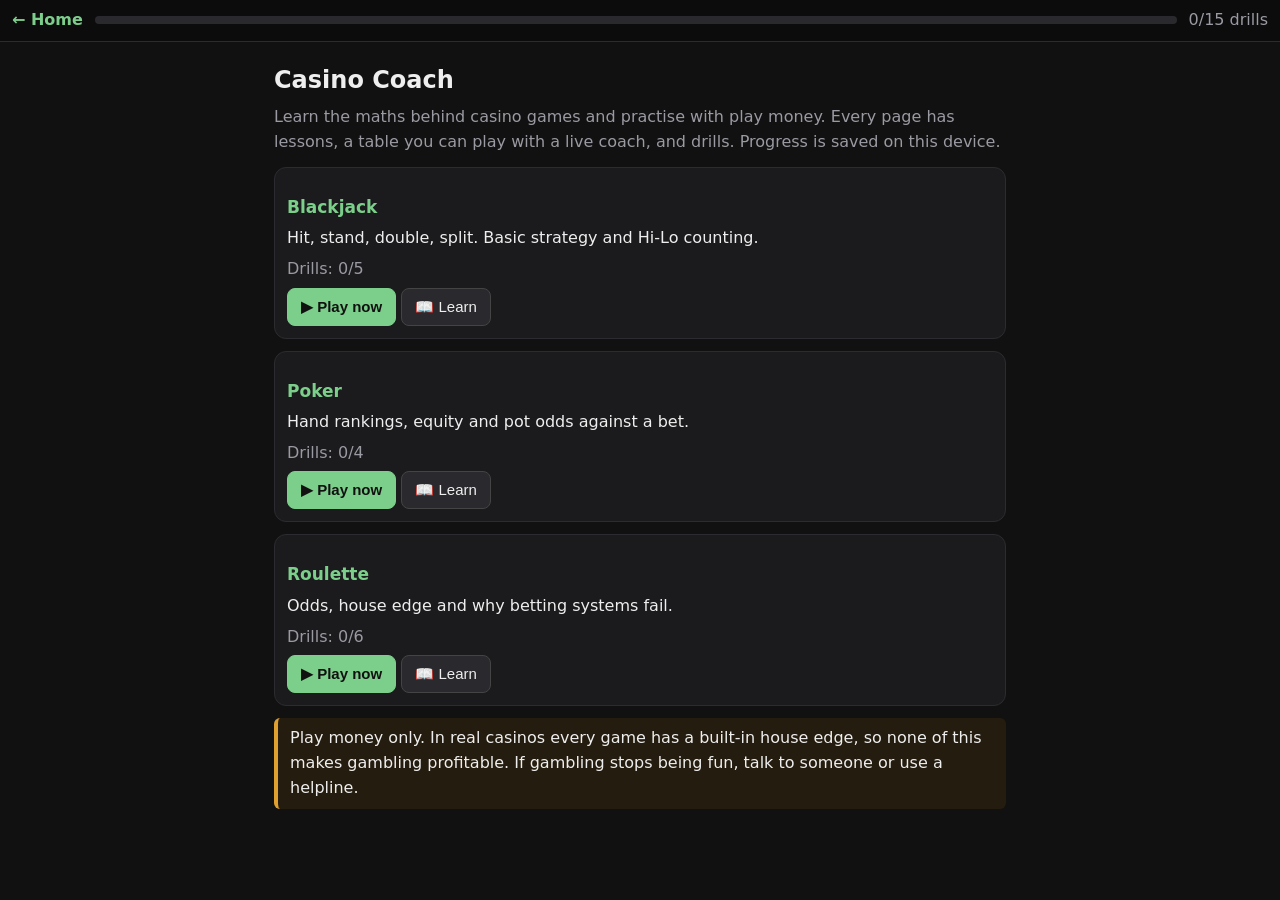
<file: casino/index.html>
<!doctype html>
<meta charset="utf-8">
<meta name="viewport" content="width=device-width,initial-scale=1">
<title>Casino Coach</title>
<style>
  :root{--bg:#111;--card:#1b1b1d;--line:#2c2c30;--fg:#eee;--dim:#9a9aa2;--acc:#7ccf8a;--bad:#ff8a80;--mid:#ffd166}
  *{box-sizing:border-box}
  body{margin:0;background:var(--bg);color:var(--fg);font:16px/1.55 system-ui}
  header{position:sticky;top:0;z-index:5;background:#0c0c0d;border-bottom:1px solid var(--line);padding:8px 12px;display:flex;gap:12px;align-items:center}
  header a{color:var(--acc);text-decoration:none;font-weight:600;white-space:nowrap}
  .bar{flex:1;height:8px;background:#2a2a2e;border-radius:4px;overflow:hidden}.bar i{display:block;height:100%;background:var(--acc)}
  main{max-width:760px;margin:0 auto;padding:8px 14px 70px}
  h1{font-size:24px;margin:12px 0 4px} h2{font-size:21px;margin:24px 0 6px} h3{margin:14px 0 4px;font-size:17px;color:var(--acc)}
  p{margin:6px 0} ul{margin:6px 0;padding-left:22px}
  .dim{color:var(--dim)} .ok{color:var(--acc);font-weight:600} .no{color:var(--bad);font-weight:600} .mid{color:var(--mid);font-weight:600}
  .card{background:var(--card);border:1px solid var(--line);border-radius:12px;padding:12px;margin:12px 0}
  .stage{cursor:pointer}.stage:hover{border-color:var(--acc)}
  .tip{border-left:4px solid var(--acc);background:#15201a;padding:8px 12px;border-radius:6px;margin:10px 0}
  .warn{border-left:4px solid #e0a030;background:#241c0e;padding:8px 12px;border-radius:6px;margin:10px 0}
  table{border-collapse:collapse;width:100%;font-size:14.5px} td,th{border:1px solid var(--line);padding:5px 8px;text-align:left} th{background:#18181a}
  code{background:#26262a;padding:1px 5px;border-radius:4px}
  button{font-size:15px;padding:9px 13px;border-radius:8px;border:1px solid #444;background:#2a2a2e;color:#eee;cursor:pointer}
  button:disabled{opacity:.35;cursor:default} button.pri{background:var(--acc);color:#111;border-color:var(--acc);font-weight:600}
  input,select{font-size:15px;padding:8px;border-radius:8px;border:1px solid #444;background:#222;color:#eee;width:90px}
  select{width:auto}
  .row{display:flex;gap:6px;flex-wrap:wrap;margin:8px 0;align-items:center}
  .cards{display:flex;gap:6px;flex-wrap:wrap;margin:6px 0;min-height:64px}
  .pc{background:#fafafa;color:#111;border-radius:6px;padding:6px 8px;font:700 20px/1.1 system-ui;min-width:46px;text-align:center;border:1px solid #999}
  .pc.r{color:#c62828}.pc.back{background:#2d4a8a;color:#2d4a8a}
  .num{display:inline-block;width:64px;height:64px;line-height:64px;text-align:center;border-radius:50%;font:700 26px system-ui;margin:4px}
  .g{background:#0a7d2c}.rd{background:#c62828}.bk{background:#222;border:1px solid #555}
  .fb{min-height:24px;margin:6px 0}
  .pc{display:inline-flex;flex-direction:column;align-items:center;justify-content:center;width:50px;height:72px;padding:0;min-width:0;line-height:1;box-shadow:0 2px 4px #0008}
  .pc b{font-size:20px}.pc i{font-style:normal;font-size:26px}
  .pc.back{background:repeating-linear-gradient(45deg,#2d4a8a 0 6px,#3b5fae 6px 12px);border:2px solid #fff}
  .pc.slot{background:#0003;border:2px dashed #fff5;box-shadow:none}
  .felt{background:radial-gradient(ellipse at center,#18854c,#0b4a2a);border:6px solid #5a3a1a;border-radius:18px;color:#fff}
  .felt .dim{color:#cfe8d6}.felt h3{color:#ffd166}
  .chips{display:inline-flex;align-items:center;margin:0 6px}
  .chip{width:22px;height:22px;border-radius:50%;border:3px dashed #fff;margin-left:-8px;box-shadow:0 1px 3px #000a}
  .chip.k{background:#222}.chip.g{background:#1b8a3a}.chip.r{background:#c62828}.chip.w{background:#ddd;border-color:#888}
  .oval{position:relative;background:radial-gradient(ellipse at center,#18854c,#0b4a2a);border:8px solid #5a3a1a;border-radius:50%/38%;padding:18px 10px;text-align:center;color:#fff;box-shadow:inset 0 0 40px #0008}
  .oval .cards{justify-content:center;min-height:0}
  .seat{display:inline-block;background:#0007;border:2px solid #ffd16666;border-radius:14px;padding:6px 12px;margin:4px}
  .pot{margin:6px 0;font-weight:700;color:#ffd166}
  .dbtn{display:inline-block;width:24px;height:24px;line-height:24px;border-radius:50%;background:#fff;color:#111;font-weight:700;font-size:13px;margin-left:6px}
  .lbl{font-size:11px;color:#cfe8d6;display:flex;justify-content:center;gap:4px}
  .rw{display:flex;gap:14px;flex-wrap:wrap;align-items:center;justify-content:center}
  .wheel{width:240px;max-width:100%;position:relative}.wheel svg{width:100%;display:block}
  .wh{transform-origin:100px 100px;transition:transform 3s cubic-bezier(.15,.7,.2,1)}
  .tbl{display:grid;grid-template-columns:repeat(14,minmax(0,1fr));gap:2px;font-size:12px;flex:1;min-width:300px}
  .cell{text-align:center;padding:9px 0;border:1px solid #fff6;cursor:pointer;color:#fff;user-select:none}
  .cell.rd{background:#c62828}.cell.bk{background:#111}.cell.g{background:#0a7d2c;display:flex;align-items:center;justify-content:center}.cell.o{background:#0b4a2a}
  .cell:hover{filter:brightness(1.3)}.sel{outline:3px solid #ffd166;position:relative;z-index:1}
  footer{color:var(--dim);font-size:13px;text-align:center;margin-top:30px}
</style>
<header><a href="/">&larr; Home</a><div class="bar"><i id="pb" style="width:0"></i></div><span class="dim" id="pt"></span></header>
<main id="app"></main>
<script src="logic.js"></script>
<script>
const $ = id => document.getElementById(id);
const el = (h, cls = '') => { const d = document.createElement('div'); if (cls) d.className = cls; d.innerHTML = h; return d; };
const pick = a => a[Math.floor(Math.random() * a.length)];
let PROG = {}; try { PROG = JSON.parse(localStorage.casinoProg || '{}'); } catch (e) {}
const pass = id => { PROG[id] = 1; try { localStorage.casinoProg = JSON.stringify(PROG); } catch (e) {} bar(); };
const cardH = (c, back) => back ? '<span class="pc back"></span>' : `<span class="pc ${c.s === 1 || c.s === 2 ? 'r' : ''}"><b>${c.r === 10 ? '10' : RANKS[c.r - 2]}</b><i>${SUITS[c.s]}</i></span>`;
const chipsH = n => { let h = '', r = n; for (const [v, c] of [[100, 'k'], [25, 'g'], [5, 'r'], [1, 'w']]) { const q = Math.floor(r / v); r -= q * v; for (let i = 0; i < Math.min(q, 4); i++) h += `<span class="chip ${c}"></span>`; } return `<span class="chips">${h}</span>`; };
const WHEEL = [0, 32, 15, 19, 4, 21, 2, 25, 17, 34, 6, 27, 13, 36, 11, 30, 8, 23, 10, 5, 24, 16, 33, 1, 20, 14, 31, 9, 22, 18, 29, 7, 28, 12, 35, 3, 26]; // real European order
function wheelSVG() {
  const st = 360 / 37, P = (r, a) => `${(100 + r * Math.sin(a * Math.PI / 180)).toFixed(2)},${(100 - r * Math.cos(a * Math.PI / 180)).toFixed(2)}`;
  const sec = WHEEL.map((n, i) => { const a0 = (i - 0.5) * st, a1 = (i + 0.5) * st, am = i * st;
    return `<path d="M${P(60, a0)} L${P(94, a0)} A94 94 0 0 1 ${P(94, a1)} L${P(60, a1)} A60 60 0 0 0 ${P(60, a0)}Z" fill="${n === 0 ? '#0a7d2c' : RED.has(n) ? '#c62828' : '#151515'}" stroke="#d4af37" stroke-width=".6"/><text x="${P(78, am).split(',')[0]}" y="${P(78, am).split(',')[1]}" fill="#fff" font-size="7" text-anchor="middle" dominant-baseline="central" transform="rotate(${am.toFixed(2)} ${P(78, am).replace(',', ' ')})">${n}</text>`; }).join('');
  return `<svg viewBox="0 0 200 200"><circle cx="100" cy="100" r="99" fill="#5a3a1a"/><g class="wh">${sec}<circle cx="100" cy="100" r="58" fill="#8a6a3a" stroke="#d4af37"/><circle cx="100" cy="100" r="14" fill="#d4af37"/><path d="M100 86V114M86 100H114" stroke="#7a5a1a" stroke-width="3"/></g><circle cx="100" cy="9" r="5" fill="#fff" stroke="#999"/></svg>`;
}
function rlGrid() {
  let h = '<div class="tbl"><div class="cell g" data-n="0" style="grid-row:1/4;grid-column:1">0</div>';
  [[3, 'Column 3'], [2, 'Column 2'], [1, 'Column 1']].forEach(([off, col], r) => {
    for (let k = 1; k <= 12; k++) { const n = 3 * k - 3 + off; h += `<div class="cell ${RED.has(n) ? 'rd' : 'bk'}" data-n="${n}" style="grid-row:${r + 1};grid-column:${k + 1}">${n}</div>`; }
    h += `<div class="cell o" data-b="${col}" style="grid-row:${r + 1};grid-column:14">2:1</div>`; });
  ['1st dozen', '2nd dozen', '3rd dozen'].forEach((d, i) => h += `<div class="cell o" data-b="${d}" style="grid-row:4;grid-column:${2 + 4 * i} / span 4">${d}</div>`);
  [['Low 1-18', 'o'], ['Even', 'o'], ['Red', 'rd'], ['Black', 'bk'], ['Odd', 'o'], ['High 19-36', 'o']].forEach(([b, c], i) => h += `<div class="cell ${c}" data-b="${b}" style="grid-row:5;grid-column:${2 + 2 * i} / span 2">${b.split(' ')[0]}</div>`);
  return h + '</div>';
}
const cardsH = (a, hideSecond) => a.map((c, i) => cardH(c, hideSecond && i === 1)).join('');
const DRILLS = { bj: ['bj_hard', 'bj_soft', 'bj_pair', 'bj_strat', 'bj_count'], poker: ['pk_rank', 'pk_pre', 'pk_outs', 'pk_odds'], rl: ['rl_pay', 'rl_prob', 'rl_ev', 'rl_fall', 'rl_mart', 'rl_sim'] };
function bar() {
  const all = Object.values(DRILLS).flat(), n = all.filter(d => PROG[d]).length;
  $('pb').style.width = (100 * n / all.length) + '%'; $('pt').textContent = n + '/' + all.length + ' drills';
}

/* ---------- generic streak drill: make() -> {html, opts:[[label,value]], answer, why} ---------- */
function drill(host, id, title, need, make, chart) {
  host.appendChild(el(`<h3>${title}</h3><p class="dim">Get <b>${need}</b> right in a row to pass ${PROG[id] ? '<span class="ok">(passed)</span>' : ''}</p>${chart ? `<details open><summary>Chart</summary>${bjChartH(chart)}</details>` : ''}<div class="q"></div><div class="row opts"></div><div class="fb"></div><div class="dim st"></div>`, 'card'));
  const card = host.lastChild, q = card.querySelector('.q'), o = card.querySelector('.opts'), fb = card.querySelector('.fb'), st = card.querySelector('.st');
  let streak = 0;
  const next = () => {
    const x = make(); q.innerHTML = x.html; o.innerHTML = ''; st.textContent = 'Streak: ' + streak + '/' + need;
    x.opts.forEach(([lab, val]) => { const b = document.createElement('button'); b.textContent = lab; b.onclick = () => {
      const good = val === x.answer; streak = good ? streak + 1 : 0;
      fb.innerHTML = (good ? '<span class="ok">Correct.</span> ' : '<span class="no">Wrong.</span> ') + x.why;
      if (streak >= need) { pass(id); fb.innerHTML += ' <span class="ok">Drill passed!</span>'; streak = 0; }
      st.textContent = 'Streak: ' + streak + '/' + need;
      o.querySelectorAll('button').forEach(b => b.disabled = true);
      const nb = document.createElement('button'); nb.textContent = 'Next'; nb.className = 'pri'; nb.onclick = () => { fb.innerHTML = ''; next(); }; o.appendChild(nb);
    }; o.appendChild(b); });
  };
  next();
}

/* ================= BLACKJACK ================= */
const PAGES = { bj: 'blackjack.html', poker: 'poker.html', rl: 'roulette.html' };
const NAV = `<button class="pri" onclick="location.href=PAGES[location.hash.slice(1)]">🎰 Open full table</button> ` + ['pl|▶ Quick practice', 'ln|📖 Learn', 'tr|🎯 Train'].map(x => { const [i, l] = x.split('|'); return `<button class="pri" onclick="document.getElementById('${i}').scrollIntoView({behavior:'smooth'})">${l}</button>`; }).join(' ');
const MOVE = { H: 'Hit', S: 'Stand', D: 'Double', P: 'Split' };
function bjPage(app) {
  app.innerHTML = `<p><a href="#" style="color:var(--acc)">&larr; All games</a></p><h1>Blackjack</h1>
  <p class="dim">Beat the dealer without going over 21. It's the one casino game where skill matters: perfect play cuts the house edge to about 0.5%.</p>
  ${NAV}<h2 id="pl">Play with the coach</h2><div id="bjplay"></div>
  <h2 id="ln">Learn</h2>
  <div class="card"><h3>1. The rules in 30 seconds</h3><ul>
   <li>Cards 2-10 = face value, J/Q/K = 10, Ace = 1 or 11 (a hand with an ace counted as 11 is <b>soft</b>).</li>
   <li>Closest to 21 without busting wins. Dealer must hit to 16 and stand on all 17s.</li>
   <li>Blackjack (Ace + 10-value) pays 3:2. Other wins pay 1:1. Tie = push.</li>
   <li><b>Hit</b> = take a card, <b>Stand</b> = stop, <b>Double</b> = double your bet, get one card, <b>Split</b> = a pair becomes two hands.</li></ul></div>
  <div class="card"><h3>2. Basic strategy: the big idea</h3>
   <p>For every hand you can hold and every dealer upcard there is one best move, worked out by computer over billions of hands. Memorise it and the house edge drops from roughly 2% or more (guessing) to <b>about 0.5%</b>. Three charts cover everything: <b>hard hands, soft hands, pairs</b>. Learn them in that order, each has its own drill below.</p>
   <p><b>The key: the dealer's upcard decides everything.</b> The dealer must keep hitting until 17, so how often they bust depends on their first card:</p>
   <table><tr><th>Dealer shows</th><th>2</th><th>3</th><th>4</th><th>5</th><th>6</th><th>7</th><th>8</th><th>9</th><th>10</th><th>A</th></tr>
   <tr><td>Dealer busts about</td><td>35%</td><td>37%</td><td>39%</td><td>42%</td><td>42%</td><td>26%</td><td>24%</td><td>23%</td><td>21%</td><td>12%</td></tr></table>
   <ul><li><b>Dealer 2-6 = weak (they bust a lot).</b> You stay safe: don't risk busting, double when you're strong.</li>
   <li><b>Dealer 7-A = strong (they usually make 17+).</b> Assume they'll make 17-20, so your stiff hands must take a risk and hit.</li></ul>
   <div class="tip">Rules used here: 6 decks, dealer stands on soft 17, double on any first two cards, double after split allowed, split once only, no surrender. Other tables use slightly different charts.</div></div>
  <div class="card"><h3>3. Hard hands (no Ace, or Ace counted as 1)</h3>
   <p>A hard hand can bust if you hit. Rules, from top to bottom:</p>
   <ul><li><b>17 or more: always stand.</b></li>
   <li><b>13-16:</b> stand if dealer shows 2-6, hit if 7-A. (Dealer weak: let them bust. Dealer strong: standing loses, so you must gamble.)</li>
   <li><b>12:</b> same, but only stand against <b>4, 5, 6</b>. Hit against 2 and 3.</li>
   <li><b>11:</b> double against everything except an Ace (then hit).</li>
   <li><b>10:</b> double against 2-9, hit against 10 and Ace.</li>
   <li><b>9:</b> double against 3-6, otherwise hit.</li>
   <li><b>8 or less:</b> always hit (you can't bust).</li></ul>
   ${bjChartH('hard')}
   <div class="tip"><b>Example:</b> You hold 10+6 = hard 16, dealer shows 10. Standing wins only when the dealer busts (21%), hitting is a little better. So <b>hit</b>. Same hand vs a dealer 6 → <b>stand</b>.<br><b>Doubling:</b> only when you can't be hurt much and a 10 is likely: you double 11 because a 10 makes 21. If doubling isn't allowed, just hit.</div></div>
  <div class="card"><h3>4. Soft hands (an Ace counted as 11)</h3>
   <p>A soft hand cannot bust on the next card, because the Ace can drop to 1. That makes you braver: you get to double more and you hit soft totals that would be a stand if hard.</p>
   <ul><li><b>Soft 19 and 20 (A,8 / A,9): stand.</b></li>
   <li><b>Soft 18 (A,7):</b> double against <b>3-6</b>, stand against 2, 7, 8, <b>hit against 9, 10, A</b>. (18 is only good against a dealer that will land on 17.)</li>
   <li><b>Soft 17 (A,6):</b> double against 3-6, otherwise hit. Never stand on soft 17.</li>
   <li><b>Soft 15-16 (A,4 / A,5):</b> double against 4-6, otherwise hit.</li>
   <li><b>Soft 13-14 (A,2 / A,3):</b> double against 5-6, otherwise hit.</li></ul>
   ${bjChartH('soft')}
   <div class="tip"><b>Pattern:</b> the lower the soft hand, the fewer dealer cards you double against (3-6 → 4-6 → 5-6). When you wanted to double but the rules don't allow it, hit (stand with soft 18).</div></div>
  <div class="card"><h3>5. Pairs: split or not</h3>
   <p>Only the first two cards can be split, and only when they are a pair (any two 10-value cards count). You place a second bet equal to the first.</p>
   <ul><li><b>Aces and 8s: ALWAYS split.</b> A,A = 12 is weak but each Ace starts a strong hand. 8,8 = 16 is the worst hand; splitting turns it into two decent starts.</li>
   <li><b>10s and 5s: NEVER split.</b> 20 is already great. 5,5 is a hard 10, so double it (vs 2-9).</li>
   <li><b>9s:</b> split against 2-6, 8 and 9. <b>Stand</b> against 7 (18 beats 17), 10 and A.</li>
   <li><b>7s:</b> split against 2-7, else hit. <b>6s:</b> split against 2-6, else hit.</li>
   <li><b>4s:</b> split only against 5 and 6, else hit. <b>2s and 3s:</b> split against 2-7, else hit.</li></ul>
   ${bjChartH('pair')}
   <div class="tip"><b>Memory:</b> split pairs when the dealer is weak (2-6/7), except 8s and Aces (always) and 5s, 10s (never). When the dealer is strong, only 8s and Aces get split.</div></div>
  <div class="card"><h3>6. Insurance, even money, and other traps</h3>
   <ul><li><b>Never take insurance or "even money".</b> It's a side bet that the dealer has blackjack. It pays 2:1 but the true odds are about 9:4, so it costs you about 7% of the insurance bet every time.</li>
   <li>Don't copy other players or "save" the dealer's bust card. Each card is random.</li>
   <li>Never hit hard 17+. Never stand on hard 8 or less. Every other decision is on the charts above.</li>
   <li>Your goal isn't to win each hand. It's to make the move with the best average result, hand after hand.</li></ul></div>
  <div class="card"><h3>7. How to study this</h3>
   <ol><li>Read sections 3, 4, 5. Do the <b>Hard hands drill</b> (chart visible, 10 in a row), then the <b>Soft</b> and <b>Pairs</b> drills.</li>
   <li>Do the <b>Final test</b>: mixed hands, no chart, 10 in a row. It only asks things the lessons above teach, and each mistake gets the reason for the right move.</li>
   <li>Play the real table and keep the coach on. Aim for 95%+ matching basic strategy.</li></ol></div>
  <div class="card"><h3>3. Card counting (Hi-Lo)</h3>
   <p>Low cards (2-6) <b>+1</b>, middle (7-9) <b>0</b>, high (10-A) <b>-1</b>. Keep a running total. A high count means the shoe is rich in tens and aces, which favours the player. <b>True count = running count ÷ decks left</b>; raise bets when it's +2 or more.</p>
   <div class="warn">Counting is legal but casinos can ban you. Real edge is small (~1%) and needs a big bankroll. Treat it as a skill to understand.</div></div>
  <h2 id="tr">Training</h2><div id="bjdr"></div>`;
  bjTable($('bjplay')); const dr = $('bjdr');
  const rs = () => Math.floor(Math.random() * 4), R = (a, b) => a + Math.floor(Math.random() * (b - a + 1));
  const mk = (kind) => () => {
    let h;
    const up = R(2, 11), k = kind === 'mix' ? pick(['hard', 'hard', 'soft', 'pair']) : kind;
    if (k === 'hard') { let a, b; do { a = R(2, 10); b = R(2, 10); } while (a === b); h = [{ r: a, s: rs() }, { r: b, s: rs() }]; }
    else if (k === 'soft') h = shuffle([{ r: 14, s: rs() }, { r: R(2, 9), s: rs() }]);
    else { const p = R(2, 11); h = [{ r: p === 11 ? 14 : p, s: rs() }, { r: p === 11 ? 14 : p, s: rs() }]; }
    const m = bjAdvice(h, up, true, k === 'pair'), { total, soft } = bjVal(h);
    const mine = k === 'pair' ? `a <b>pair of ${pv(h[0]) === 11 ? 'Aces' : pv(h[0]) + 's'}</b>` : `${soft ? 'soft ' : 'hard '}<b>${total}</b>`;
    return { html: `<p>Dealer shows:</p><div class="cards">${cardH({ r: up === 11 ? 14 : up, s: 0 })}</div><p>You hold ${mine}:</p><div class="cards">${cardsH(h)}</div>`,
      opts: Object.entries(MOVE).filter(([x]) => k === 'pair' || x !== 'P').map(([x, v]) => [v, x]), answer: m,
      why: `Correct move: <b>${MOVE[m]}</b>. ${bjWhy(h, up, m)}` };
  };
  drill(dr, 'bj_hard', 'Drill 1: Hard hands (chart visible)', 10, mk('hard'), 'hard');
  drill(dr, 'bj_soft', 'Drill 2: Soft hands (chart visible)', 10, mk('soft'), 'soft');
  drill(dr, 'bj_pair', 'Drill 3: Pairs (chart visible)', 10, mk('pair'), 'pair');
  drill(dr, 'bj_strat', 'FINAL TEST: mixed hands, no chart', 10, mk('mix'));
  bjCountDrill(dr);
}
function bjCountDrill(host) {
  host.appendChild(el(`<h3>Counting drill</h3><p class="dim">Flash 12 cards one at a time, then type the running count. Pass 3 times. ${PROG.bj_count ? '<span class="ok">(passed)</span>' : ''}</p><div class="cards cc"></div><div class="row"><button class="go pri">Start</button><button class="nx" disabled>Next card</button><input class="ans" type="number" placeholder="count" disabled><button class="ck" disabled>Check</button></div><div class="fb"></div><div class="dim ct"></div>`, 'card'));
  const c = host.lastChild, cc = c.querySelector('.cc'), go = c.querySelector('.go'), nx = c.querySelector('.nx'), ans = c.querySelector('.ans'), ck = c.querySelector('.ck'), fb = c.querySelector('.fb'), ct = c.querySelector('.ct');
  let seq = [], i = 0, wins = 0;
  go.onclick = () => { seq = shuffle(newDeck()).slice(0, 12); i = 0; cc.innerHTML = ''; fb.textContent = ''; ans.value = ''; ans.disabled = ck.disabled = true; nx.disabled = false; go.disabled = true; nx.click(); };
  nx.onclick = () => { cc.innerHTML = cardH(seq[i]); i++; if (i >= seq.length) { nx.disabled = true; ans.disabled = ck.disabled = false; nx.textContent = 'Next card'; cc.innerHTML += ' <span class="dim">done, enter count</span>'; } };
  ck.onclick = () => { const t = seq.reduce((s, x) => s + hiLo(x), 0), ok = +ans.value === t; wins = ok ? wins + 1 : 0;
    fb.innerHTML = (ok ? '<span class="ok">Correct!</span> ' : '<span class="no">Wrong.</span> ') + 'Cards: ' + cardsH(seq) + ' Count = <b>' + t + '</b>';
    ct.textContent = 'In a row: ' + wins + '/3'; if (wins >= 3) { pass('bj_count'); fb.innerHTML += ' <span class="ok">Drill passed!</span>'; wins = 0; }
    go.disabled = false; go.textContent = 'Again'; ans.disabled = ck.disabled = true; };
}
function bjTable(host) {
  host.appendChild(el(`<div class="row"><span>Bankroll: <b class="bank"></b></span><span>Bet: <input class="bet" type="number" value="10" min="1"></span><button class="deal pri">Deal</button><label class="dim"><input class="showc" type="checkbox" style="width:auto"> show count</label></div>
  <div class="dim cnt"></div><p>Dealer:</p><div class="cards dl"></div><p class="hdr">You:</p><div class="hands"></div>
  <div class="row acts"></div><div class="fb"></div><div class="dim sc"></div>`, 'card felt'));
  const c = host.lastChild, Q = s => c.querySelector(s);
  let shoe = [], count = 0, bank = 1000, S = null, n = 0, ok = 0;
  const draw = hidden => { if (shoe.length < 52) { shoe = shuffle([].concat(...Array(6).fill(0).map(newDeck))); count = 0; } const x = shoe.pop(); if (!hidden) count += hiLo(x); return x; };
  const fb = h => Q('.fb').innerHTML = h;
  function paint() {
    Q('.bank').textContent = '$' + bank;
    const dec = Math.max(shoe.length / 52, 0.5);
    Q('.cnt').textContent = Q('.showc').checked ? `Running count ${count}, true count ${(count / dec).toFixed(1)} (${dec.toFixed(1)} decks left)` : 'Count hidden. Try tracking it yourself, then tick the box.';
    Q('.sc').textContent = n ? `Coach score: ${ok}/${n} decisions matched basic strategy (${Math.round(100 * ok / n)}%)` : '';
    if (!S) return;
    Q('.dl').innerHTML = cardsH(S.dealer, !S.over);
    Q('.hands').innerHTML = S.hands.map((h, i) => `<div class="cards" style="${i === S.i && !S.over ? 'outline:2px solid var(--acc);padding:4px;border-radius:8px' : ''}">${cardsH(h.cards)}<span class="dim">&nbsp;<b>${bjVal(h.cards).total}</b> ${chipsH(h.bet)} $${h.bet}${h.res ? ' · ' + h.res : ''}</span></div>`).join('');
    const h = S.hands[S.i]; Q('.acts').innerHTML = '';
    if (!S.over) { const a = acts(h); [['H', 'Hit', 1], ['S', 'Stand', 1], ['D', 'Double', a.d], ['P', 'Split', a.p]].forEach(([k, l, en]) => { const b = document.createElement('button'); b.textContent = l; b.disabled = !en; b.onclick = () => act(k); Q('.acts').appendChild(b); });
      const hb = document.createElement('button'); hb.textContent = 'Hint'; hb.onclick = () => fb('Coach suggests: <b>' + MOVE[bjAdvice(h.cards, up(), a.d, a.p)] + '</b>'); Q('.acts').appendChild(hb); }
  }
  const up = () => pv(S.dealer[0]);
  const acts = h => ({ d: h.cards.length === 2 && bank >= h.bet, p: S.hands.length === 1 && h.cards.length === 2 && pv(h.cards[0]) === pv(h.cards[1]) && bank >= h.bet });
  Q('.showc').onchange = paint;
  Q('.deal').onclick = () => {
    const b = Math.max(1, Math.floor(+Q('.bet').value || 0)); if (b > bank) { if (bank < 1) { bank = 1000; } else return fb('<span class="no">Bet exceeds bankroll.</span>'); }
    bank -= b; fb('');
    S = { hands: [{ cards: [draw(), draw()], bet: b }], i: 0, over: false, dealer: [draw(), draw(true)] };
    const pb = bjVal(S.hands[0].cards).total === 21, dbj = bjVal(S.dealer).total === 21;
    if (pb || dbj) { settle(true); } paint();
  };
  function act(k) {
    const h = S.hands[S.i], a = acts(h), rec = bjAdvice(h.cards, up(), a.d, a.p);
    n++; if (k === rec) { ok++; fb(`<span class="ok">Good: ${MOVE[k]}.</span>`); } else fb(`<span class="no">Basic strategy says ${MOVE[rec]}, not ${MOVE[k]}.</span> Dealer ${up() <= 6 ? 'is weak (2-6): avoid busting' : 'is strong (7-A): you must improve'}.`);
    if (k === 'H') { h.cards.push(draw()); if (bjVal(h.cards).total >= 21) h.done = true; }
    else if (k === 'S') h.done = true;
    else if (k === 'D') { bank -= h.bet; h.bet *= 2; h.cards.push(draw()); h.done = true; }
    else if (k === 'P') { bank -= h.bet; const [x, y] = h.cards, aces = x.r === 14;
      S.hands = [{ cards: [x, draw()], bet: h.bet, done: aces, split: 1 }, { cards: [y, draw()], bet: h.bet, done: aces, split: 1 }]; S.i = 0; }
    while (S.i < S.hands.length && S.hands[S.i].done) S.i++;
    if (S.i >= S.hands.length) settle(false); paint();
  }
  function settle(natural) {
    S.over = true; count += S.dealer.reduce((s, x, j) => s + (j === 1 ? hiLo(x) : 0), 0);   // reveal hole card to the count
    const live = S.hands.some(h => bjVal(h.cards).total <= 21);
    while (!natural && live && bjVal(S.dealer).total < 17) S.dealer.push(draw());
    const dt = bjVal(S.dealer).total;
    S.hands.forEach(h => { const t = bjVal(h.cards).total, bj = natural && t === 21 && h.cards.length === 2 && !h.split, dbj = natural && dt === 21;
      if (t > 21) h.res = '<span class="no">bust</span>';
      else if (bj && !dbj) { bank += h.bet * 2.5; h.res = '<span class="ok">blackjack 3:2</span>'; }
      else if (dbj && !bj) h.res = '<span class="no">dealer blackjack</span>';
      else if (dt > 21 || t > dt) { bank += h.bet * 2; h.res = '<span class="ok">win</span>'; }
      else if (t === dt) { bank += h.bet; h.res = '<span class="mid">push</span>'; }
      else h.res = '<span class="no">lose</span>'; });
    bank = Math.round(bank * 100) / 100;
  }
  paint();
}

/* ================= POKER ================= */
function pkPage(app) {
  app.innerHTML = `<p><a href="#" style="color:var(--acc)">&larr; All games</a></p><h1>Poker (Texas Hold'em)</h1>
  <p class="dim">You play against people, so skill dominates luck over time. The core skill is deciding whether a bet is worth calling.</p>
  ${NAV}<h2 id="pl">Practice hand with the coach</h2><div id="pkplay"></div>
  <h2 id="ln">Learn</h2>
  <div class="card"><h3>1. How a hand works</h3><ul>
   <li>Each player gets 2 private cards. 5 community cards come in stages: <b>flop</b> (3), <b>turn</b> (1), <b>river</b> (1), with betting rounds between.</li>
   <li>Your hand = best 5 cards from your 2 + the 5 on the board.</li>
   <li>Actions: <b>fold</b>, <b>call</b> (match the bet), <b>raise</b>, <b>check</b> (no bet to face).</li>
   <li><b>Blinds:</b> two players post forced bets before the cards (small blind $10, big blind $20 on the table page). The <b>dealer button</b> moves one seat each hand. The first betting round (<b>preflop</b>) starts left of the big blind; after that, action starts left of the button, so the button acts <b>last</b>.</li>
   <li><b>Position matters:</b> acting last (button, "cutoff") means you see what everyone does first. Late position = play more hands. Early position = play only strong hands.</li>
   <li>At <b>showdown</b> the best 5-card hand wins the pot. If everyone else folds, you win without showing. Equal hands split the pot.</li></ul></div>
  <div class="card"><h3>2. Hand rankings (strongest first)</h3>
   <table><tr><th>#</th><th>Hand</th><th>Example</th><th>Chance in 7 cards</th></tr>
   <tr><td>1</td><td>Straight flush</td><td>9♥8♥7♥6♥5♥</td><td>0.03%</td></tr><tr><td>2</td><td>Four of a kind</td><td>K K K K 3</td><td>0.17%</td></tr>
   <tr><td>3</td><td>Full house</td><td>Q Q Q 8 8</td><td>2.6%</td></tr><tr><td>4</td><td>Flush</td><td>five hearts</td><td>3.0%</td></tr>
   <tr><td>5</td><td>Straight</td><td>5 6 7 8 9</td><td>4.6%</td></tr><tr><td>6</td><td>Three of a kind</td><td>7 7 7 K 2</td><td>4.8%</td></tr>
   <tr><td>7</td><td>Two pair</td><td>J J 4 4 A</td><td>23.5%</td></tr><tr><td>8</td><td>Pair</td><td>10 10 A 7 3</td><td>43.8%</td></tr><tr><td>9</td><td>High card</td><td>A K 9 5 2</td><td>17.4%</td></tr></table>
   <div class="tip"><b>Ranking details the test uses:</b><br>• Suits never rank. A flush is five cards of one suit.<br>• <b>Straights:</b> five in a row. Ace is high (10-J-Q-K-A) or low (A-2-3-4-5, the "wheel"). No wrapping: Q-K-A-2-3 is not a straight.<br>• <b>Full house:</b> three of one rank + two of another. <b>Two pair</b> is two different pairs.<br>• With 7 cards you simply pick the best 5. The board can be your whole hand ("the board plays").<br>• Same category: higher cards win. Pair of Aces with a King kicker beats pair of Aces with a Queen kicker.<br>• Straight flush = straight and flush at once (royal flush = A-K-Q-J-10 of one suit).</div></div>
  <div class="card"><h3>3. Starting hands (before the flop)</h3>
   <p>Most hands are not worth playing, and <b>position decides how many you can play</b>. This guide is for the common spot: <b>everyone has folded to you and you choose to raise or fold</b> (6-max table). It follows the shape of published 6-max opening ranges: about 12% of hands from early position, about 24% from the cutoff or button.</p>
   <table><tr><th>Seat</th><th>Raise with</th><th>Share of hands</th></tr>
   <tr><td><b>Early</b> (first to act, UTG / hijack)</td><td>Pairs 66+, AK, AQ, AJ (suited or not), ATs, KQ (suited or not), KJs, KTs, QJs, QTs, JTs, T9s</td><td>~11%</td></tr>
   <tr><td><b>Late</b> (cutoff / button)</td><td>All of the above, plus pairs 22-55, any suited Ace (A2s-A9s), K9s, Q9s, J9s, T8s, 98s, 87s, 76s, 65s, 54s, ATo, KJo, KTo, QJo, QTo, JTo</td><td>~23%</td></tr>
   <tr><td>Everything else</td><td colspan="2"><b>Fold</b> (K7o, Q4s, J5o, 94o, ...)</td></tr></table>
   <p class="dim">s = suited (same suit), o = offsuit. Suited adds about 2-3% equity and gives flush chances. Connected cards (8-7) make straights. High cards make top pairs. Pairs are already made hands. Later position = you act last after the flop, which is worth a lot. This is a simplified guide: real play adjusts for stack sizes, raises in front of you, and opponents.</p></div>
  <div class="card"><h3>4. Outs: counting your chances</h3>
   <p>An <b>out</b> is an unseen card that completes your draw to (probably) the best hand. Count the cards, not the ranks: a flush draw has 13 suited cards, you hold or see 4, so <b>9 left</b>.</p>
   <table><tr><th>Draw</th><th>Outs</th><th>How</th></tr>
   <tr><td>Flush draw (4 of one suit)</td><td><b>9</b></td><td>13 - 4 seen</td></tr>
   <tr><td>Open-ended straight draw (four in a row, both ends open, e.g. 5-6-7-8)</td><td><b>8</b></td><td>4 fours + 4 nines</td></tr>
   <tr><td>Gutshot (a gap in the middle, e.g. 5-6-8-9 needs a 7)</td><td><b>4</b></td><td>one rank missing</td></tr>
   <tr><td>Two overcards (A K vs a low board)</td><td><b>6</b></td><td>3 Aces + 3 Kings to pair up</td></tr>
   <tr><td>One overcard</td><td><b>3</b></td><td></td></tr>
   <tr><td>Pocket pair wanting a set</td><td><b>2</b></td><td>two cards of that rank left</td></tr>
   <tr><td>Flush draw + open-ended straight draw</td><td><b>15</b></td><td>9 + 8 - 2 overlap</td></tr></table>
   <div class="tip"><b>Rule of 4 and 2:</b> your chance to hit by the river ≈ <b>outs × 4%</b> on the flop (two cards to come), and <b>outs × 2%</b> on the turn (one card to come). Flush draw: 9 × 4 = 36% (true 35%). Open-ended: 8 × 4 = 32%. Gutshot: 16%. With more than 8 outs the rule overshoots: for 15 outs the true figure is 54%, not 60%. Fix: <code>outs × 4 - (outs - 8)</code> = 15 × 4 - 7 = 53%. The rule of 2 is slightly low on the turn (flush draw: 19.6% true vs 18%).</div></div>
  <div class="card"><h3>5. Pot odds: is the call worth it?</h3>
   <p><b>Equity</b> = your chance to win the hand. <b>Pot odds</b> = the price the pot offers you.</p>
   <p>Pot is $100, villain bets $50. You pay $50 to win $150, so you need <code>call / (pot + bet + call) = 50 / (100 + 50 + 50) = 25%</code> equity to break even.</p>
   <table><tr><th>Villain bets</th><th>1/4 pot</th><th>1/3 pot</th><th>1/2 pot</th><th>2/3 pot</th><th>3/4 pot</th><th>pot</th><th>2x pot</th></tr>
   <tr><td>You need</td><td>17%</td><td>20%</td><td>25%</td><td>29%</td><td>30%</td><td>33%</td><td>40%</td></tr></table>
   <div class="tip"><b>Call when your equity is more than the number you need.</b> Example: flush draw on the flop (9 outs ≈ 36%) facing a half-pot bet (need 25%) → <b>call</b>. Same draw facing a bet of 1.5x pot (need 38%) → <b>fold</b>.</div>
   <div class="warn">Equity from outs only counts when completing the draw wins. And the trainer's "random hand" equity is optimistic: a real opponent who bets usually has a stronger range, so fold more when the math is close.</div></div>
  <div class="card"><h3>6. Common beginner mistakes</h3><ul>
   <li>Playing too many hands. Fold the junk preflop.</li>
   <li>Calling with no outs "to see what happens". Each call costs real money.</li>
   <li>Paying too much for a draw. Compare outs to pot odds first.</li>
   <li>Ignoring position. The same hand is better on the button than under the gun.</li>
   <li>Only betting strong hands and only calling weak ones. Betting a good hand gets value, and betting gets folds too.</li></ul></div>
  <div class="card"><h3>7. How to study this</h3><ol>
   <li>Learn the hand rankings. Drill 1.</li>
   <li>Learn the starting-hand guide. Drill 2.</li>
   <li>Learn the outs table and the rule of 4. Drill 3.</li>
   <li>Learn the pot-odds numbers, then Drill 4 combines outs with pot odds.</li>
   <li>Play the table with the coach.</li></ol></div>
  <h2 id="tr">Training</h2><div id="pkdr"></div>`;
  const dr = $('pkdr');
  const R = (a, b) => a + Math.floor(Math.random() * (b - a + 1)), card = (r, s) => ({ r, s });
  const best5 = cards => { let b = -1, bc; (function rec(s, ch) { if (ch.length === 5) { const v = eval5(ch); if (v > b) { b = v; bc = ch.slice(); } return; } for (let i = s; i < cards.length; i++) { ch.push(cards[i]); rec(i + 1, ch); ch.pop(); } })(0, []); return bc; };
  const RK = { 'high card': 'No pair, no straight, no flush: the highest card plays.', 'Pair': 'Two cards of the same rank.', 'Two pair': 'Two different pairs.', 'Three of a kind': 'Three cards of the same rank.', 'Straight': 'Five ranks in a row (Ace high or low).', 'Flush': 'Five cards of one suit.', 'Full house': 'Three of one rank plus two of another.', 'Four of a kind': 'Four cards of the same rank.', 'Straight flush': 'Five in a row, all one suit.' };
  drill(dr, 'pk_rank', 'Drill 1: Hand ranking', 8, () => {
    const d = shuffle(newDeck()), s0 = R(0, 3), a = R(2, 14), b = a === 14 ? 13 : a + 1, seeds = [
      () => [0, 1, 2, 3, 4].map(i => card(2 + i + (a % 8), s0)),
      () => [0, 1, 2, 3].map(i => card(a, i)),
      () => [card(a, 0), card(a, 1), card(a, 2), card(b, 0), card(b, 1)],
      () => shuffle([2, 3, 5, 7, 9, 11, 13, 14]).slice(0, 5).map(r => card(r, s0)),
      () => [0, 1, 2, 3, 4].map(i => card(a % 9 + 2 + i, R(0, 3))),
      () => [0, 1, 2, 3, 4].map(i => card(i === 4 ? 14 : i + 2, R(0, 3))),
      () => [card(a, 0), card(a, 1), card(a, 2)], () => [card(a, 0), card(a, 1), card(b, 2), card(b, 3)]];
    let h = Math.random() < 0.6 ? pick(seeds)() : [];
    const seen = new Set(), hh = []; for (const c of h.concat(d)) { const k = c.r * 4 + c.s; if (hh.length < 7 && !seen.has(k)) { seen.add(k); hh.push(c); } } h = shuffle(hh);
    const s = bestOf(h), c = catOf(s), b5 = best5(h);
    return { html: `<p>What is the best 5-card hand you can make from these 7 cards?</p><div class="cards">${cardsH(h)}</div>`, opts: CATS.map((n, i) => [n, i]).reverse(), answer: c,
      why: `Best five: ${cardsH(b5)}<br><b>${CATS[c]}</b>. ${RK[CATS[c]] || RK['high card']}` };
  });
  drill(dr, 'pk_pre', 'Drill 2: Raise or fold? (guide in section 3)', 10, () => {
    const pos = pick(['E', 'L']); let h;
    do { h = shuffle(newDeck()).slice(0, 2); } while (Math.random() < 0.6 && pkPre(h, pos)[0] === 'F');   // show more raise-worthy hands than a random deal would
    const [m, nm, why] = pkPre(h, pos);
    return { html: `<p>Everyone folds to you. You are <b>${pos === 'E' ? 'first to act (early position, UTG)' : 'on the button (late position)'}</b>. Your hand (${nm}):</p><div class="cards">${cardsH(h)}</div>`, opts: [['Raise', 'R'], ['Fold', 'F']], answer: m, why: `<b>${m === 'R' ? 'Raise' : 'Fold'}</b> (${nm}, ${pos === 'E' ? 'early' : 'late'} position). ${why}` };
  });
  // outs scenarios: [hero, board, outs, label]. Draws are verified by exact counting so the answer can't be wrong.
  const scen = kind => {
    for (let n = 0; n < 500; n++) {
      let hero, board, outs, lab, suits = () => R(0, 3);
      if (kind === 'flush') { const s = R(0, 3), os = (s + R(1, 3)) % 4, rk = shuffle([2, 3, 4, 5, 6, 7, 8, 9, 10, 11, 12, 13, 14]).slice(0, 5); hero = [card(rk[0], s), card(rk[1], s)]; board = [card(rk[2], s), card(rk[3], s), card(rk[4], os)]; outs = 9; lab = 'a flush draw'; }
      else if (kind === 'oesd' || kind === 'gut') { const a = kind === 'oesd' ? R(3, 9) : R(2, 10), rs = kind === 'oesd' ? [a, a + 1, a + 2, a + 3] : [a, a + 1, a + 3, a + 4], x = R(2, 14); const all = shuffle(rs.concat([x])); if (new Set(all).size < 5) continue;
        const ss = [R(0, 3), R(0, 3), R(0, 3), R(0, 3), R(0, 3)]; hero = [card(all[0], ss[0]), card(all[1], ss[1])]; board = [card(all[2], ss[2]), card(all[3], ss[3]), card(all[4], ss[4])]; outs = kind === 'oesd' ? 8 : 4; lab = kind === 'oesd' ? 'an open-ended straight draw' : 'a gutshot straight draw'; }
      else { hero = [card(14, 3), card(13, 0)]; const bs = shuffle([2, 3, 4, 5, 6, 7, 8, 9]).slice(0, 3); board = [card(bs[0], 1), card(bs[1], 2), card(bs[2], 0)]; return { hero, board, outs: 6, lab: 'two overcards (no pair, no draw)', why: 'Two overcards: 3 Aces + 3 Kings = 6 cards that pair you with the top card.' }; }
      if (pkDrawOuts(hero, board) === outs) return { hero, board, outs, lab, why: { 9: 'Flush draw: 13 cards of the suit - 4 you can see = 9 outs.', 8: 'Open-ended straight draw: 4 cards complete the straight on each end = 8 outs.', 4: 'Gutshot: only one rank completes it, 4 cards = 4 outs.' }[outs] };
    }
    return scen('flush');
  };
  const board5 = b => [0, 1, 2, 3, 4].map(i => b[i] ? cardH(b[i]) : '<span class="pc slot"></span>').join('');
  drill(dr, 'pk_outs', 'Drill 3: Count your outs (table in section 4)', 8, () => {
    const k = pick(['flush', 'oesd', 'gut', 'over']), S = scen(k);
    return { html: `<p>You hold:</p><div class="cards">${cardsH(S.hero)}</div><p>Flop:</p><div class="cards">${board5(S.board)}</div><p>You are drawing to <b>${S.lab}</b>. How many outs do you have?</p>`,
      opts: [[2, 2], [4, 4], [6, 6], [8, 8], [9, 9], [15, 15]], answer: S.outs, why: `<b>${S.outs} outs</b>. ${S.why} Chance by the river ≈ ${S.outs} × 4 = <b>${S.outs * 4}%</b>.` };
  });
  drill(dr, 'pk_odds', 'Drill 4: Draw or fold? (outs + pot odds)', 8, () => {
    let S, pot, bet, eq, need;
    do { S = scen(pick(['flush', 'oesd', 'gut', 'over'])); pot = pick([40, 60, 80, 100, 120, 200]); bet = Math.max(5, Math.round(pot * pick([0.25, 0.33, 0.5, 0.75, 1, 1.5, 2]) / 5) * 5); eq = S.outs * 4 / 100; need = bet / (pot + 2 * bet); } while (Math.abs(eq - need) < 0.04);
    const right = eq > need ? 'call' : 'fold';
    return { html: `<p>You hold:</p><div class="cards">${cardsH(S.hero)}</div><p>Flop:</p><div class="cards">${board5(S.board)}</div><p>You have <b>${S.lab}</b> (${S.outs} outs). Pot is <b>$${pot}</b>, villain bets <b>$${bet}</b>. Call or fold?</p>`,
      opts: [['Call', 'call'], ['Fold', 'fold']], answer: right,
      why: `Equity ≈ ${S.outs} × 4 = <b>${(eq * 100).toFixed(0)}%</b>. You need call ÷ (pot + bet + call) = ${bet} ÷ ${pot + 2 * bet} = <b>${(need * 100).toFixed(0)}%</b>. ${eq > need ? 'Equity is higher than needed → <b>call</b>.' : 'Equity is lower than needed → <b>fold</b>.'}` };
  });
  pkOdds(null, $('pkplay'));
}
function pkOdds(drHost, playHost) {
  const build = (host, id, title, need) => {
    host.appendChild(el(`<h3>${title}</h3><p class="dim">${need ? `Make <b>${need}</b> correct calls in a row to pass ${PROG[id] ? '<span class="ok">(passed)</span>' : ''}` : 'Not graded. Experiment freely.'}</p><div class="q"></div><div class="row opts"></div><div class="fb"></div><div class="dim st"></div>`, 'card'));
    const c = host.lastChild, q = c.querySelector('.q'), o = c.querySelector('.opts'), fb = c.querySelector('.fb'), st = c.querySelector('.st');
    let streak = 0, S;
    const next = () => {
      const d = shuffle(newDeck()), board = d.slice(2, 2 + pick([3, 4])), pot = pick([40, 60, 80, 100, 150, 200]), bet = Math.max(5, Math.round(pot * pick([0.33, 0.5, 0.75, 1, 1.5]) / 5) * 5);
      S = { hero: d.slice(0, 2), board, pot, bet }; fb.innerHTML = '';
      const slots = [0, 1, 2, 3, 4].map(i => board[i] ? cardH(board[i]) : '<span class="pc slot"></span>').join('');
      q.innerHTML = `<div class="oval">
        <div class="seat">Villain <span class="dbtn">D</span><div class="cards">${cardH(0, 1)}${cardH(0, 1)}</div><div>bets ${chipsH(bet)} <b>$${bet}</b></div></div>
        <div class="pot">POT ${chipsH(pot)} $${pot}</div>
        <div class="cards">${slots}</div><div class="lbl"><span>flop</span><span>·</span><span>turn</span><span>·</span><span>river</span></div>
        <div class="seat">You<div class="cards">${cardsH(S.hero)}</div><div>to act: call <b>$${bet}</b> to win <b>$${pot + bet}</b></div></div></div>`;
      o.innerHTML = ''; st.textContent = need ? 'Streak: ' + streak + '/' + need : '';
      [['Call', 'call'], ['Fold', 'fold']].forEach(([l, v]) => { const b = document.createElement('button'); b.textContent = l; b.onclick = () => answer(v); o.appendChild(b); });
    };
    const answer = v => {
      const eq = equity(S.hero, S.board), need_ = needEquity(S.pot, S.bet), ev = callEV(eq, S.pot, S.bet), right = eq > need_ ? 'call' : 'fold', close = Math.abs(eq - need_) < 0.03, good = close || v === right;
      streak = good ? streak + 1 : 0;
      fb.innerHTML = `${good ? '<span class="ok">Good.</span>' : '<span class="no">Not quite.</span>'} Your equity vs a random hand: <b>${(eq * 100).toFixed(0)}%</b>. Needed: <b>${(need_ * 100).toFixed(0)}%</b>. Call EV: <b>${ev >= 0 ? '+' : ''}$${ev.toFixed(0)}</b> on average. ${close ? '<span class="mid">Close spot, either is fine.</span>' : 'Math says <b>' + right + '</b>.'}`;
      if (need && streak >= need) { pass(id); fb.innerHTML += ' <span class="ok">Drill passed!</span>'; streak = 0; }
      st.textContent = need ? 'Streak: ' + streak + '/' + need : '';
      o.innerHTML = ''; const nb = document.createElement('button'); nb.textContent = 'Next hand'; nb.className = 'pri'; nb.onclick = next; o.appendChild(nb);
    };
    next();
  };
  build(playHost, 'pk_play', 'Facing a bet: call or fold?', 0);
}

/* ================= ROULETTE ================= */
function rlPage(app) {
  app.innerHTML = `<p><a href="#" style="color:var(--acc)">&larr; All games</a></p><h1>Roulette</h1>
  <p class="dim">Pure chance. There is no skill and no winning system, only a choice of how much variance you want. This page teaches the maths of why.</p>
  ${NAV}<h2 id="pl">Play with the coach</h2><div id="rlplay"></div>
  <h2 id="ln">Learn</h2>
  <div class="card"><h3>1. The wheel and the table</h3>
   <ul><li><b>European wheel:</b> 37 pockets, numbers 0-36. 18 red, 18 black, one green <b>0</b>. The 0 is how the casino wins. (American wheels add a 00: 38 pockets, house edge 5.26%. Avoid them.)</li>
   <li><b>Inside bets</b> (on the numbers): straight-up (one number), split (2 numbers), street (a row of 3), corner (4), six-line (6).</li>
   <li><b>Outside bets</b> (around the grid): red/black, odd/even, 1-18 / 19-36, dozens (1-12, 13-24, 25-36), columns (three columns of 12).</li>
   <li>The table page you play on offers straight-up, dozens, columns and the even-money bets. Split, street, corner and six-line are explained here and pay as listed.</li></ul></div>
  <div class="card"><h3>2. How payouts work</h3>
   <p>A bet that wins at <b>N : 1</b> gives you N × your stake as profit <i>and</i> returns your stake. Bet $10 on a single number at 35:1 and it hits: profit $350, you collect $360. Bet $10 on a dozen at 2:1 and it hits: profit $20, you collect $30.</p>
   <table><tr><th>Bet</th><th>Numbers covered</th><th>Pays</th></tr>
   <tr><td>Straight-up</td><td>1</td><td><b>35:1</b></td></tr><tr><td>Split</td><td>2</td><td><b>17:1</b></td></tr><tr><td>Street</td><td>3</td><td><b>11:1</b></td></tr><tr><td>Corner</td><td>4</td><td><b>8:1</b></td></tr><tr><td>Six line</td><td>6</td><td><b>5:1</b></td></tr>
   <tr><td>Dozen / Column</td><td>12</td><td><b>2:1</b></td></tr><tr><td>Red, Black, Odd, Even, 1-18, 19-36</td><td>18</td><td><b>1:1</b></td></tr></table>
   <div class="tip"><b>Memory:</b> payout ≈ 36 ÷ (numbers covered) - 1. One number: 36 - 1 = 35. Twelve numbers: 3 - 1 = 2. Eighteen numbers: 2 - 1 = 1. The 0 loses every bet except a bet on 0 itself.</div></div>
  <div class="card"><h3>3. Win chance and house edge</h3>
   <p><b>Win chance = numbers covered ÷ 37.</b> Straight 1/37 = 2.7%. Dozen 12/37 = 32.4%. Red 18/37 = 48.6% (never 50%, because of the 0).</p>
   <p>Payouts are set as if there were 36 pockets, but there are 37. So the <b>expected value</b> of any bet = (win chance × profit) - (lose chance × stake). For a $1 straight bet: <code>(1/37 × 35) - (36/37 × 1) = -1/37 = -2.70%</code>. For $1 on red: <code>(18/37 × 1) - (19/37 × 1) = -1/37</code>. Same for every bet.</p>
   <p>So <b>expected loss per spin = stake ÷ 37</b>, whatever you bet on. $370 staked → expected loss $10. The more you stake in total, the more you lose.</p>
   <div id="rltab"></div>
   <div class="tip">Inside bets (a single number) are high variance: rare big wins. Outside bets (red/black) are low variance: frequent small wins. Same edge, different ride.</div></div>
  <div class="card"><h3>4. Streaks, the gambler's fallacy and "systems"</h3>
   <ul><li><b>The wheel has no memory.</b> After 8 reds in a row the chance of red is still 18/37 = 48.6%. Black is not "due". Every spin is independent.</li>
   <li><b>Martingale</b> (double your bet after each loss) wins $10 often, then a losing streak breaks you. Bet $10 → 20 → 40 → 80 → 160 → 320 → 640 → 1280. After 7 losses you'd need a $1,280 bet. Losing 7 reds-bets in a row happens about once in every 100 rounds ((19/37)<sup>7</sup> ≈ 1%) and the table maximum often stops you doubling anyway.</li>
   <li>Other systems (Fibonacci, D'Alembert, Labouchere) just reshuffle when you win and lose. They cannot change the expected loss per $ staked.</li>
   <li><b>The only choices that matter:</b> European wheel (not American), small stakes, a loss limit you set before you start, and treating it as entertainment you pay for. Some tables offer <i>La Partage</i> (half your even-money stake back when 0 hits), which cuts the edge to 1.35%.</li></ul></div>
  <div class="card"><h3>5. How to study this</h3><ol><li>Learn the payout table. Do the <b>payout drill</b> (it covers every bet above).</li><li>Learn win chance = numbers ÷ 37. <b>Chance drill</b>.</li><li>Learn expected loss = stake ÷ 37. <b>Expected-loss drill</b>.</li><li>Gambler's fallacy drill, then the Martingale drill, then run the simulation and read the result.</li></ol></div>
  <h2 id="tr">Training</h2><div id="rldr"></div>`;
  const rows = Object.entries(BETS).map(([n, [pay, w]]) => { const s = betStats(pay, w || (x => x === 17)); return `<tr><td>${n}</td><td>${pay}:1</td><td>${(s.p * 100).toFixed(1)}%</td><td>${(s.ev * 100).toFixed(2)}%</td></tr>`; });
  $('rltab').innerHTML = '<table><tr><th>Bet</th><th>Pays</th><th>Win chance</th><th>Expected value per $1</th></tr>' + rows.join('') + '</table>';
  rlTable($('rlplay'));
  const dr = $('rldr');
  const R = (a, b) => a + Math.floor(Math.random() * (b - a + 1));
  const RB = [['Straight-up (1 number)', 35, 1], ['Split (2 numbers)', 17, 2], ['Street (3 numbers)', 11, 3], ['Corner (4 numbers)', 8, 4], ['Six line (6 numbers)', 5, 6], ['Dozen (12 numbers)', 2, 12], ['Column (12 numbers)', 2, 12], ['Red', 1, 18], ['Black', 1, 18], ['Odd', 1, 18], ['Even', 1, 18], ['1-18', 1, 18], ['19-36', 1, 18]];
  drill(dr, 'rl_pay', 'Drill 1: Payouts (all bets)', 8, () => {
    const [t, pay, k] = pick(RB), m = [[1, '1:1'], [2, '2:1'], [5, '5:1'], [8, '8:1'], [11, '11:1'], [17, '17:1'], [35, '35:1']];
    return { html: `<p>A winning <b>${t}</b> bet pays?</p>`, opts: m.map(([v, l]) => [l, v]), answer: pay, why: `${t} covers ${k} numbers: 36 ÷ ${k} - 1 = <b>${pay}:1</b>.` };
  });
  drill(dr, 'rl_prob', 'Drill 2: Win chance', 8, () => {
    const [t, , k] = pick(RB);
    return { html: `<p>Your <b>${t}</b> bet covers <b>${k}</b> number${k > 1 ? 's' : ''} on a European wheel. Chance it wins on a spin?</p>`, opts: [1, 2, 3, 4, 6, 12, 18].map(v => [`${v}/37 (${(v / 37 * 100).toFixed(1)}%)`, v]), answer: k, why: `Chance = numbers covered ÷ 37 = ${k}/37 = <b>${(k / 37 * 100).toFixed(1)}%</b>.` };
  });
  drill(dr, 'rl_ev', 'Drill 3: Expected loss', 6, () => {
    const t = pick(RB)[0], k = R(1, 10), stake = 37 * k, ans = -k;
    return { html: `<p>You put <b>$${stake}</b> on <b>${t}</b> (European wheel). On average, what is the result of one spin?</p>`, opts: [[`+$${k}`, k], ['$0 (fair game)', 0], [`-$${k}`, -k], [`-$${stake / 2}`, -stake / 2]], answer: ans, why: `Every bet has the same edge: expected loss = stake ÷ 37 = $${stake} ÷ 37 = <b>-$${k}</b>.` };
  });
  drill(dr, 'rl_fall', 'Drill 4: Streaks', 5, () => {
    const col = pick(['red', 'black']), n = R(5, 12), p = 18;
    return { html: `<p>The ball has landed on <b>${col}</b> <b>${n}</b> times in a row. For the next spin, the chance of <b>${col}</b> is?</p>`, opts: [['Lower than 18/37 (it is "due" to change)', 'lo'], ['Exactly 18/37, about 48.6%', 'same'], ['Higher than 18/37 (streak continues)', 'hi']], answer: 'same', why: 'The wheel has no memory. Every spin is independent: red 18/37 = 48.6%, black 18/37, green 1/37. "Due" and "hot" streaks are the gambler\'s fallacy.' };
  });
  drill(dr, 'rl_mart', 'Drill 5: Martingale maths', 6, () => {
    const L = R(3, 7), base = pick([5, 10, 25]), next = base * 2 ** L, lost = base * (2 ** L - 1);
    const ask = Math.random() < 0.5;
    return { html: `<p>Martingale on Red, starting bet <b>$${base}</b>. You lose <b>${L}</b> bets in a row. ${ask ? 'What is your <b>next bet</b>?' : 'How much have you <b>lost in total</b> so far?'}</p>`,
      opts: [...new Set([next, lost, base * L, base * 2 * L, next * 2])].sort((a, b) => a - b).map(v => [`$${v}`, v]), answer: ask ? next : lost,
      why: `Bets were ${Array.from({ length: L }, (_, i) => '$' + base * 2 ** i).join(' + ')} = <b>$${lost}</b> lost. The next bet doubles again: <b>$${next}</b>. To win just $${base} you'd be risking $${next}.` };
  });
  dr.appendChild(el(`<h3>Drill 6: Martingale simulation</h3><p class="dim">2000 players, 200 spins each, $1000 start, $10 base bet on Red, table max $500. Run it, then answer the question to pass. ${PROG.rl_sim ? '<span class="ok">(passed)</span>' : ''}</p><button class="pri run">Run simulation</button><div class="out"></div><div class="row q2" style="display:none"><span>Did the average player finish above their $1000 start?</span><button data-a="y">Yes</button><button data-a="n">No</button></div><div class="fb2"></div>`, 'card'));
  const c = dr.lastChild;
  c.querySelectorAll('.q2 button').forEach(b => b.onclick = () => { const ok = b.dataset.a === 'n'; c.querySelector('.fb2').innerHTML = ok ? '<span class="ok">Correct.</span> The house edge makes the average negative whatever the staking system. <span class="ok">Drill passed!</span>' : '<span class="no">Look again.</span> Compare the average bankroll column with $1000.'; if (ok) pass('rl_sim'); });
  c.querySelector('.run').onclick = () => {
    c.querySelector('.q2').style.display = '';
    const f = simulate(false), m = simulate(true), r = (n, x) => `<tr><td>${n}</td><td>$${x.avg.toFixed(0)}</td><td>${x.pctUp.toFixed(0)}%</td><td>${x.pctBust.toFixed(0)}%</td></tr>`;
    c.querySelector('.out').innerHTML = '<table><tr><th>Strategy</th><th>Avg final bankroll</th><th>Ended in profit</th><th>Went broke</th></tr>' + r('Flat $10', f) + r('Martingale', m) + '</table><div class="tip">Martingale feels great (many players profit) but the rare busts cost more than the small wins. Average still ends below $1000. Maths beats systems.</div>';
  };
}
function rlTable(host) {
  host.appendChild(el(`<div class="rw"><div class="wheel">${wheelSVG()}</div>${rlGrid()}</div>
   <p class="dim">Tap the table to choose your bet (gold outline), then spin.</p>
   <div class="row"><span>Bankroll: <b class="bank"></b></span>
   <select class="bt">${Object.keys(BETS).map(k => `<option>${k}</option>`).join('')}</select><input class="pk" type="number" min="0" max="36" value="17" style="display:none;width:64px">
   <span>Bet $<input class="amt" type="number" min="1" value="10"></span><button class="spin pri">Spin</button><span class="res"></span></div>
   <div class="dim info"></div><div class="fb"></div><div class="dim sc"></div>`, 'card felt'));
  const c = host.lastChild, Q = s => c.querySelector(s);
  let bank = 1000, spins = 0, net = 0;
  const win = () => BETS[Q('.bt').value][1] || (n => n === +Q('.pk').value);
  let info = () => { const t = Q('.bt').value, pay = BETS[t][0], s = betStats(pay, win()); Q('.pk').style.display = BETS[t][1] ? 'none' : ''; Q('.bank').textContent = '$' + bank;
    Q('.info').textContent = `${t}: pays ${pay}:1, wins ${(s.p * 100).toFixed(1)}% of spins, expected ${(s.ev * 100).toFixed(2)}% per $ staked (the house edge).`; };
  const mark = () => { const t = Q('.bt').value; c.querySelectorAll('.sel').forEach(x => x.classList.remove('sel')); const x = BETS[t][1] ? c.querySelector(`[data-b="${t}"]`) : c.querySelector(`[data-n="${+Q('.pk').value}"]`); if (x) x.classList.add('sel'); };
  const info0 = info; info = () => { info0(); mark(); };
  Q('.tbl').onclick = e => { const x = e.target.closest('[data-b],[data-n]'); if (!x) return; if (x.dataset.b) Q('.bt').value = x.dataset.b; else { Q('.bt').value = 'Straight (one number)'; Q('.pk').value = x.dataset.n; } info(); };
  Q('.bt').onchange = Q('.pk').oninput = () => info(); info();
  let rot = 0;
  Q('.spin').onclick = () => {
    let a = Math.max(1, Math.floor(+Q('.amt').value || 0)); if (bank < 1) bank = 1000; if (a > bank) a = bank;
    const n = Math.floor(Math.random() * 37), pay = BETS[Q('.bt').value][0], w = win()(n), d = w ? a * pay : -a;
    rot = Math.ceil((rot + 1) / 360) * 360 + 1440 - WHEEL.indexOf(n) * (360 / 37);       // winning pocket stops under the ball at the top
    Q('.wh').style.transform = `rotate(${rot}deg)`; Q('.spin').disabled = true; Q('.fb').textContent = 'No more bets... spinning'; Q('.res').innerHTML = '';
    setTimeout(() => {
      bank += d; net += d; spins++;
      Q('.res').innerHTML = `<span class="num ${n === 0 ? 'g' : RED.has(n) ? 'rd' : 'bk'}">${n}</span>`;
      Q('.fb').innerHTML = w ? `<span class="ok">Win +$${d}</span> ${chipsH(d)}` : `<span class="no">Lose -$${a}</span>`;
      Q('.sc').textContent = `${spins} spins. Net result $${net}. Expected after ${spins} spins at this edge: about -$${(spins * 10 / 37).toFixed(0)} for $10 bets.`;
      Q('.spin').disabled = false; info();
    }, 3200);
  };
}

/* ================= router ================= */
const GAMES = [['bj', 'Blackjack', 'Hit, stand, double, split. Basic strategy and Hi-Lo counting.', bjPage], ['poker', 'Poker', 'Hand rankings, equity and pot odds against a bet.', pkPage], ['rl', 'Roulette', 'Odds, house edge and why betting systems fail.', rlPage]];
function route() {
  const app = $('app'), g = GAMES.find(x => '#' + x[0] === location.hash);
  if (g) { g[3](app); window.scrollTo(0, 0); return; }
  app.innerHTML = `<h1>Casino Coach</h1><p class="dim">Learn the maths behind casino games and practise with play money. Every page has lessons, a table you can play with a live coach, and drills. Progress is saved on this device.</p>`;
  GAMES.forEach(([id, t, d]) => { const p = DRILLS[id].filter(x => PROG[x]).length; const c = el(`<h3>${t}</h3><p>${d}</p><p class="dim">Drills: ${p}/${DRILLS[id].length}</p><button class="pri">▶ Play now</button> <button>📖 Learn</button>`, 'card stage'); c.onclick = () => location.hash = id; c.querySelector('.pri').onclick = e => { e.stopPropagation(); location.href = PAGES[id]; }; app.appendChild(c); });
  app.appendChild(el('<div class="warn">Play money only. In real casinos every game has a built-in house edge, so none of this makes gambling profitable. If gambling stops being fun, talk to someone or use a helpline.</div>'));
}
window.onhashchange = route; bar(); route();
</script>
</file>
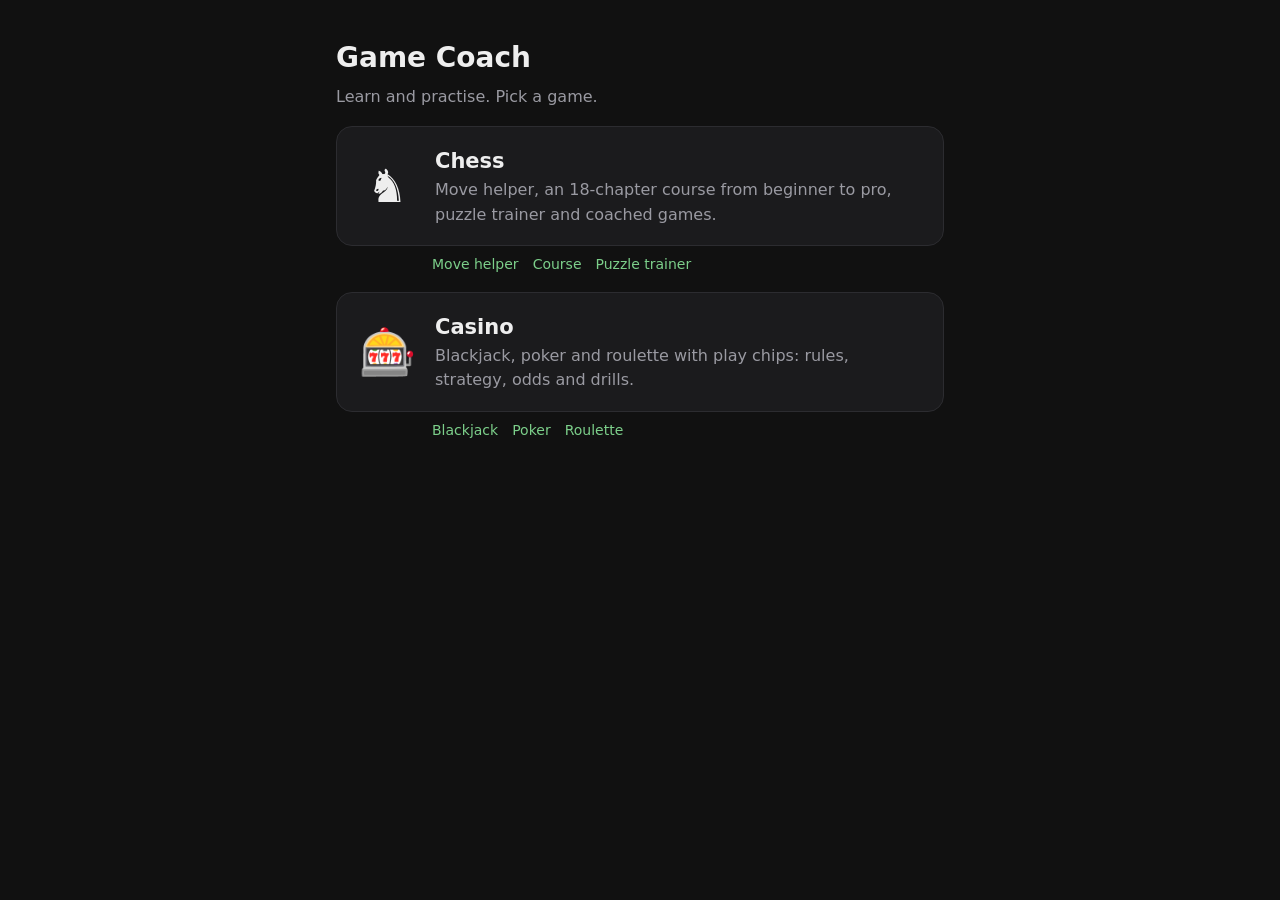
<file: home.html>
<!doctype html>
<meta charset="utf-8">
<meta name="viewport" content="width=device-width,initial-scale=1">
<title>Game Coach</title>
<style>
  :root{--bg:#111;--card:#1b1b1d;--line:#2c2c30;--fg:#eee;--dim:#9a9aa2;--acc:#7ccf8a}
  *{box-sizing:border-box}
  body{margin:0;background:var(--bg);color:var(--fg);font:16px/1.55 system-ui;min-height:100vh;display:flex;flex-direction:column;align-items:center}
  main{width:100%;max-width:640px;padding:28px 16px 40px}
  h1{font-size:28px;margin:8px 0 2px} p{margin:6px 0}.dim{color:var(--dim)}
  a.game{display:flex;gap:16px;align-items:center;background:var(--card);border:1px solid var(--line);border-radius:16px;padding:18px;margin:16px 0;color:var(--fg);text-decoration:none}
  a.game:hover,a.game:focus{border-color:var(--acc)}
  .ico{font-size:46px;line-height:1;width:64px;text-align:center;flex:none}
  .t{font-size:21px;font-weight:700}
  .links{display:flex;gap:14px;flex-wrap:wrap;font-size:14px;margin-top:4px}
  .links a{color:var(--acc);text-decoration:none}
</style>
<main>
  <h1>Game Coach</h1>
  <p class="dim">Learn and practise. Pick a game.</p>

  <a class="game" href="/chess">
    <div class="ico">&#9822;</div>
    <div><div class="t">Chess</div><div class="dim">Move helper, an 18-chapter course from beginner to pro, puzzle trainer and coached games.</div></div>
  </a>
  <div class="links" style="margin:-8px 0 0 96px"><a href="/chess">Move helper</a><a href="/learn">Course</a><a href="/learn#puzzles">Puzzle trainer</a></div>

  <a class="game" href="/casino/">
    <div class="ico">&#127920;</div>
    <div><div class="t">Casino</div><div class="dim">Blackjack, poker and roulette with play chips: rules, strategy, odds and drills.</div></div>
  </a>
  <div class="links" style="margin:-8px 0 0 96px"><a href="/casino/blackjack.html">Blackjack</a><a href="/casino/poker.html">Poker</a><a href="/casino/roulette.html">Roulette</a></div>
</main>
</file>
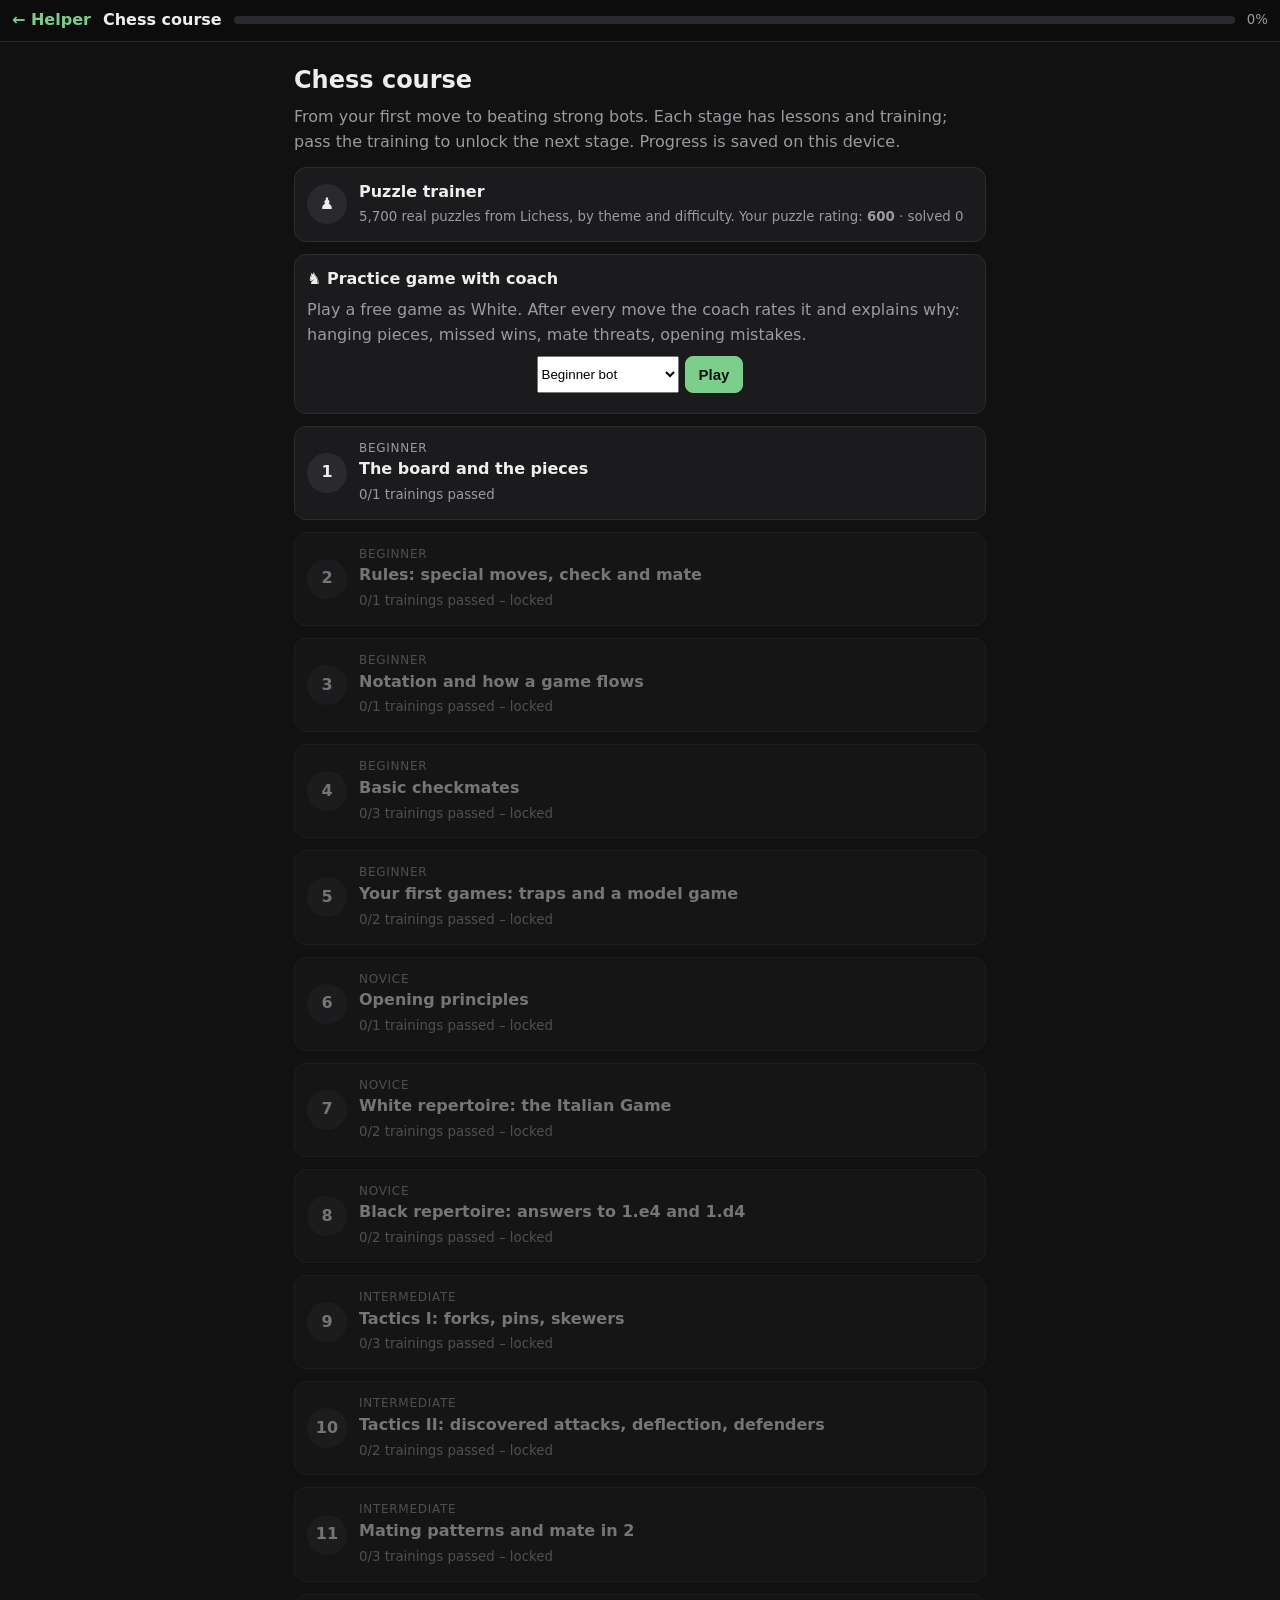
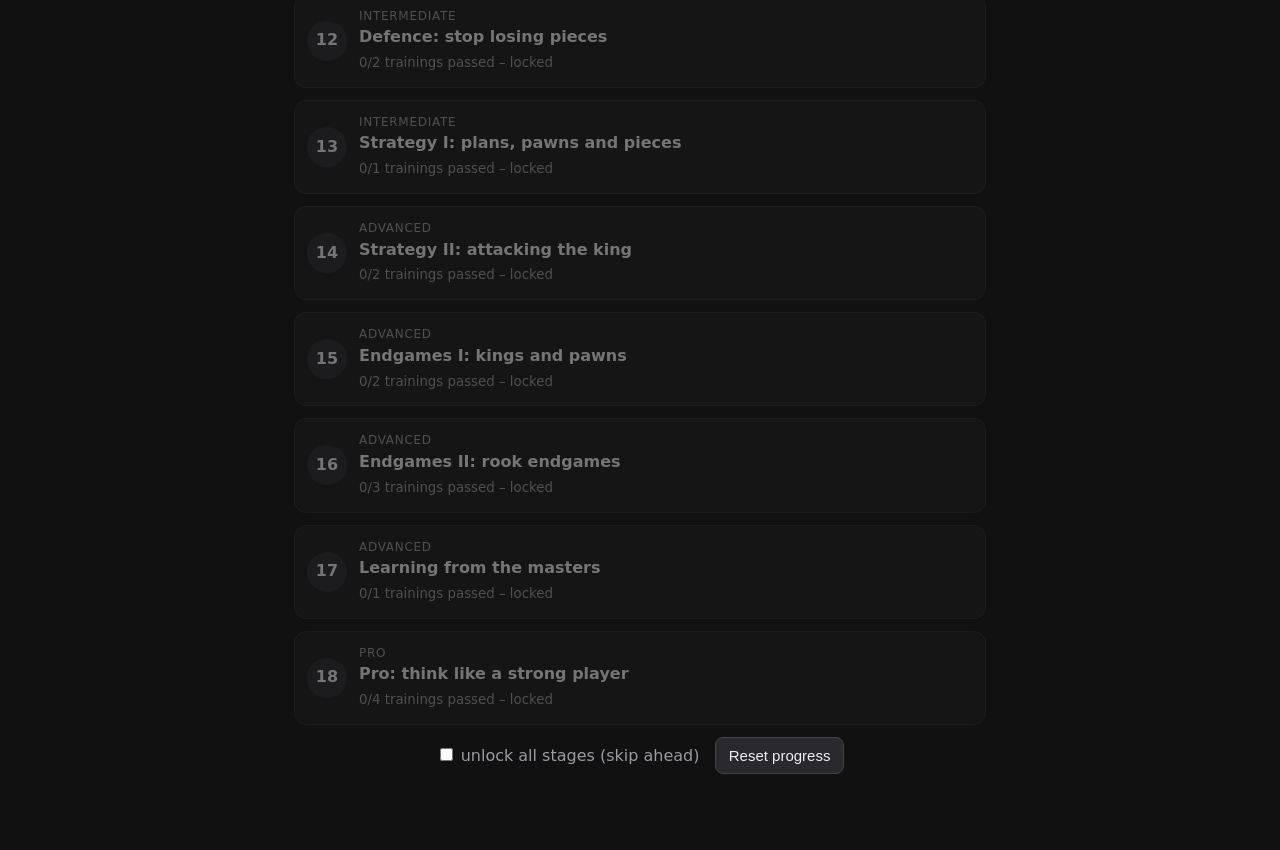
<file: learn.html>
<!doctype html>
<meta charset="utf-8">
<meta name="viewport" content="width=device-width,initial-scale=1">
<title>Chess Course</title>
<style>
  :root{--bg:#111;--card:#1b1b1d;--line:#2c2c30;--fg:#eee;--dim:#9a9aa2;--acc:#7ccf8a;--bad:#ff8a80;--mid:#ffd166}
  *{box-sizing:border-box}
  body{margin:0;background:var(--bg);color:var(--fg);font:16px/1.55 system-ui}
  header{position:sticky;top:0;z-index:5;background:#0c0c0d;border-bottom:1px solid var(--line);padding:8px 12px;display:flex;gap:12px;align-items:center}
  header a{color:var(--acc);text-decoration:none;font-weight:600;white-space:nowrap}
  .bar{flex:1;height:8px;background:#2a2a2e;border-radius:4px;overflow:hidden}.bar i{display:block;height:100%;background:var(--acc)}
  main{max-width:720px;margin:0 auto;padding:8px 14px 70px}
  h1{font-size:24px;margin:12px 0 4px} h2{font-size:21px;margin:22px 0 6px} h3{margin:16px 0 4px;font-size:17px;color:var(--acc)}
  p{margin:6px 0} ul,ol{margin:6px 0;padding-left:22px} li{margin:3px 0}
  .dim,small{color:var(--dim)}
  .card{background:var(--card);border:1px solid var(--line);border-radius:12px;padding:12px;margin:12px 0}
  .stage{display:flex;gap:12px;align-items:center;cursor:pointer}
  .stage .n{width:40px;height:40px;border-radius:50%;display:flex;align-items:center;justify-content:center;font-weight:700;background:#2a2a2e;flex:none}
  .stage.done .n{background:var(--acc);color:#111}.stage.lock{opacity:.45;cursor:default}
  .lvl{font-size:12px;text-transform:uppercase;letter-spacing:.06em;color:var(--dim)}
  .tip{border-left:4px solid var(--acc);background:#15201a;padding:8px 12px;border-radius:6px;margin:10px 0}
  .warn{border-left:4px solid #e0a030;background:#241c0e;padding:8px 12px;border-radius:6px;margin:10px 0}
  table{border-collapse:collapse;width:100%;font-size:15px} td,th{border:1px solid var(--line);padding:6px 8px;text-align:left} th{background:#18181a}
  code{background:#26262a;padding:1px 5px;border-radius:4px}
  button{font-size:15px;padding:9px 13px;border-radius:8px;border:1px solid #444;background:#2a2a2e;color:#eee}
  button.pri{background:var(--acc);color:#111;border-color:var(--acc);font-weight:600}
  button.on{background:var(--acc);color:#111}
  .row{display:flex;gap:6px;flex-wrap:wrap;margin:8px 0;justify-content:center}
  .pass{color:var(--acc);font-weight:600}
  .b{display:grid;grid-template-columns:repeat(8,minmax(0,1fr));grid-template-rows:repeat(8,minmax(0,1fr));width:min(100%,380px);aspect-ratio:1;margin:8px auto;user-select:none;touch-action:manipulation;border:2px solid #000}
  .c{position:relative;display:flex;align-items:center;justify-content:center;overflow:hidden;min-width:0;min-height:0;font-size:min(8.6vw,44px);line-height:1}
  .l{background:#f0d9b5}.d{background:#b58863}
  .hA{box-shadow:inset 0 0 0 100px rgba(0,200,83,.55)}.hB{box-shadow:inset 0 0 0 100px rgba(244,67,54,.6)}.hC{box-shadow:inset 0 0 0 100px rgba(255,235,59,.55)}
  .dot::after{content:"";position:absolute;width:28%;height:28%;border-radius:50%;background:rgba(0,0,0,.4)}
  .ring::after{content:"";position:absolute;inset:8%;border-radius:50%;border:4px solid rgba(220,40,40,.8)}
  .pick{box-shadow:inset 0 0 0 100px rgba(66,133,244,.55)}
  .w{color:#fff;text-shadow:0 0 3px #000,1px 1px 0 #000,-1px -1px 0 #000,1px -1px 0 #000,-1px 1px 0 #000}
  .k{color:#111;text-shadow:0 0 2px #fff}
  .coord{position:absolute;left:2px;bottom:0;font:9px system-ui;color:rgba(0,0,0,.45);font-style:normal}
  .cap{text-align:center;font-size:14.5px;color:#cfcfd4;margin:2px 4px 14px}
  .msg{text-align:center;min-height:1.6em;margin:4px 0;font-weight:600}
  .ok{color:var(--acc)}.no{color:var(--bad)}.mid{color:var(--mid)}
  .opts{display:grid;grid-template-columns:1fr 1fr;gap:6px;max-width:380px;margin:8px auto}
</style>

<header><a href="/chess">&larr; Helper</a><b>Chess course</b><div class="bar"><i id="bar"></i></div><small id="pct"></small></header>
<main id="app"></main>

<script>
const $=id=>document.getElementById(id);
const GL={p:"♟︎",q:"♛︎",r:"♜︎",b:"♝︎",n:"♞︎",k:"♚︎"};
const sqName=(f,k)=>'abcdefgh'[f]+(k+1);
const shuffle=a=>a.map(x=>[Math.random(),x]).sort((p,q)=>p[0]-q[0]).map(x=>x[1]);
let PROG={};try{PROG=JSON.parse(localStorage.learnProg||'{}')}catch(e){}
const saveProg=()=>{try{localStorage.learnProg=JSON.stringify(PROG)}catch(e){}};
async function api(path,params){
  const r=await fetch(path+'?'+new URLSearchParams(params));return r.json();
}

function parseFen(fen){
  const m={};fen.split(' ')[0].split('/').forEach((row,i)=>{let f=0;
    for(const ch of row){if(/\d/.test(ch))f+=+ch;else{m[sqName(f,7-i)]=ch;f++}}});
  return m;
}
// o: {pieces, hl:{sq:cls}, dots:[], rings:[], picks:[], onTap}
function draw(el,fen,o={}){
  const P=o.pieces||parseFen(fen);el.innerHTML='';el.className='b';
  for(let r=0;r<8;r++)for(let cc=0;cc<8;cc++){
    const c=o.flip?7-cc:cc,k=o.flip?r:7-r,sq=sqName(c,k),d=document.createElement('div');
    let cls='c '+((c+k)%2?'l':'d');
    if(o.hl&&o.hl[sq])cls+=' '+o.hl[sq];
    if(o.picks&&o.picks.includes(sq))cls+=' pick';
    if(o.dots&&o.dots.includes(sq))cls+=' dot';
    if(o.rings&&o.rings.includes(sq))cls+=' ring';
    d.className=cls;
    const p=P[sq];if(p){const s=document.createElement('span');s.className=p==p.toUpperCase()?'w':'k';s.textContent=GL[p.toLowerCase()];d.appendChild(s)}
    if(cc==0||r==7){const t=document.createElement('i');t.className='coord';t.textContent=(cc==0?(k+1):'')+(r==7?'abcdefgh'[c]:'');d.appendChild(t)}
    if(o.onTap)d.onclick=()=>o.onTap(sq);
    el.appendChild(d);
  }
}

/* ================= static diagrams ================= */
const FIGS={
  start:['rnbqkbnr/pppppppp/8/8/8/8/PPPPPPPP/RNBQKBNR',{},'The starting position. White (bottom) moves first. Light square in each player’s bottom-right corner; queen on her own colour.'],
  castle:['r3k2r/8/8/8/8/8/8/R3K2R',{e1:'hC',g1:'hA',f1:'hA',c1:'hA',d1:'hA'},'Kingside castling: king e1→g1, rook h1→f1. Queenside: king e1→c1, rook a1→d1.'],
  ep:['8/8/8/3pP3/8/8/8/8',{d5:'hB',e5:'hC',d6:'hA'},'Black has just played d7–d5. The e5 pawn may capture en passant (exd6), removing the d5 pawn – only on this move.'],
  promo:['8/P7/8/8/8/8/8/8',{a7:'hC',a8:'hA'},'The pawn steps to a8 and becomes a queen (or rook, bishop, knight).'],
  check:['4k3/8/8/8/8/8/8/4R1K1',{e1:'hB',e8:'hC'},'The rook on e1 gives check. Black must move the king, block on the e-file, or capture the rook.'],
  mate:['R5k1/5ppp/8/8/8/8/8/6K1',{a8:'hB',g8:'hC'},'Back-rank mate (Ra8#): f8 and h8 are covered by the rook, f7/g7/h7 are blocked by Black’s own pawns.'],
  stale:['7k/5Q2/6K1/8/8/8/8/8',{h8:'hC',f7:'hB'},'Stalemate: Black to move, not in check, but every king move is attacked. Draw!'],
  open:['r1bqkbnr/pppp1ppp/2n5/4p3/2B1P3/5N2/PPPP1PPP/RNBQK2R',{e4:'hA',e5:'hA',f3:'hC',c4:'hC',c6:'hC'},'1.e4 e5 2.Nf3 Nc6 3.Bc4 – the Italian Game. Centre pawns, knights and bishops developed, ready to castle.'],
  fork:['r3k3/pp4pp/8/3N4/8/8/PP4PP/6K1',{d5:'hC',c7:'hA',e8:'hB',a8:'hB'},'Nc7+ forks king and rook. The king must move, then Nxa8.'],
  pin:['4k3/8/2n5/1B6/3P4/8/8/4K3',{b5:'hA',c6:'hC',e8:'hB'},'The bishop pins the c6 knight to the king – it cannot move. d4–d5 attacks it and wins it.'],
  skewer:['8/1q4pp/8/3k4/8/8/PP6/5BK1',{f1:'hC',g2:'hA',d5:'hB',b7:'hB'},'Bg2+ checks the king; when it steps aside, Bxb7 wins the queen behind it.'],
  disc:['q3k3/5ppp/8/8/4B3/8/5PPP/4R1K1',{e4:'hC',a8:'hB',e1:'hA',e8:'hB'},'Discovered check: the bishop leaves the e-file (Bxa8+!) and the rook on e1 checks the king. The queen falls for free.'],
  smother:['6rk/5Npp/8/8/8/8/8/6K1',{f7:'hA',h8:'hB'},'Smothered mate: the king is surrounded by its own pieces and the knight checks.'],
  ladder:['6k1/8/8/8/8/8/R7/1R2K3',{a2:'hC',b1:'hC'},'Ladder (lawnmower) mate: one rook cuts off a rank, the other checks on the next one. Here Ra7/Rb7 then mate on the 8th rank.'],
  endg:['4k3/8/4K3/4P3/8/8/8/8',{e6:'hA',e5:'hC',e8:'hB'},'King in front of its pawn on the 6th rank wins: e.g. Kd6 Kd8 e6 Ke8 e7 Kf7 Kd7.'],
  greek:['rnbq1rk1/pppn1ppp/4p3/3pP3/1b1P4/2NB1N2/PPP2PPP/R1BQK2R',{d3:'hC',h7:'hB',f3:'hA',d1:'hA'},'Greek gift: Bxh7+! Kxh7 Ng5+ and Qh5 \u2013 the engine rates Bxh7+ as winning for White here (about +4.5).'],
  iqp:['r1bq1rk1/pp2bppp/2n1pn2/8/3P4/2NB1N2/PP3PPP/R1BQ1RK1',{d4:'hC',e5:'hA',d5:'hB'},'White has an isolated d4-pawn: active pieces and the e5 outpost now, a possible weakness later. Black wants to blockade on d5.'],
  outpost:['r2q1rk1/1p1nbppp/p2pbn2/3Np3/4P3/1N2BP2/PPP1B1PP/R2Q1RK1',{d5:'hA'},'The knight on d5 sits on an outpost: Black has no c-pawn and the e-pawn has passed, so no pawn can ever attack it.'],
  bishop:['8/2k5/1p1p4/pPpPp3/P1P1P3/2K1B3/8/7b',{e3:'hA',h1:'hB'},'All Black pawns stand on dark squares, like Black\u2019s bishop on h1: a \u201cbad\u201d bishop with nothing to attack. White\u2019s bishop can target those pawns.'],
  square:['k7/8/8/8/7p/8/3K4/8',{h4:'hB',d2:'hA',e3:'hC'},'White to move: Ke3! steps into the square of the h-pawn (e4\u2013h4\u2013h1\u2013e1) and catches it.'],
  square_bad:['k7/8/8/8/7p/8/2K5/8',{h4:'hB',c2:'hA'},'One file further away: the king cannot reach the square in time, and the pawn queens.'],
  keysq:['8/8/2k5/8/2K5/8/2P5/8',{b4:'hC',c4:'hA',d4:'hC'},'Key squares of the c2-pawn: b4, c4, d4. White\u2019s king already stands on one, so White wins whoever is to move.'],
  passed:['8/5k2/8/1P6/8/8/5K2/8',{b5:'hA',f7:'hB'},'A passed pawn far from the enemy king: Black\u2019s king is outside the square and cannot catch it.'],
  oppo:['8/8/4k3/8/4K3/4P3/8/8',{e4:'hA',e6:'hB'},'Opposition: kings face each other with one square between. The side NOT to move has the opposition – the other king must give way.']
};
function renderFigs(root){
  root.querySelectorAll('[data-game]').forEach(h=>viewer(h,h.dataset.game,h.dataset.flip=='1'));
  root.querySelectorAll('[data-fig]').forEach(h=>{
    const [fen,hl,cap]=FIGS[h.dataset.fig];h.innerHTML='';
    const b=document.createElement('div');h.appendChild(b);draw(b,fen,{hl});
    const c=document.createElement('div');c.className='cap';c.textContent=cap;h.appendChild(c);
  });
}

/* ================= piece explorer (lesson widget) ================= */
const INFO={
  K:['King','One square in any direction. It may never move into check. Castles once per game.'],
  Q:['Queen','Any number of squares along ranks, files and diagonals. Worth 9. The strongest piece.'],
  R:['Rook','Any number of squares along ranks and files. Worth 5. Loves open files.'],
  B:['Bishop','Any number of squares diagonally; stays on one colour. Worth 3.'],
  N:['Knight','An L-shape: 2 squares one way + 1 square sideways. The only piece that jumps. Worth 3.'],
  P:['Pawn','Forward 1 square (2 from its start), captures 1 square diagonally forward (red rings). Never backwards.']
};
function targets(p,sq){
  const f=sq.charCodeAt(0)-97,k=+sq[1]-1,dots=[],rings=[];
  const add=(a,b)=>{if(a>=0&&a<8&&b>=0&&b<8)dots.push(sqName(a,b))};
  const slide=ds=>ds.forEach(([a,b])=>{let x=f+a,y=k+b;while(x>=0&&x<8&&y>=0&&y<8){dots.push(sqName(x,y));x+=a;y+=b}});
  if(p=='K')[[1,0],[-1,0],[0,1],[0,-1],[1,1],[1,-1],[-1,1],[-1,-1]].forEach(([a,b])=>add(f+a,k+b));
  if(p=='N')[[1,2],[2,1],[-1,2],[-2,1],[1,-2],[2,-1],[-1,-2],[-2,-1]].forEach(([a,b])=>add(f+a,k+b));
  if(p=='R'||p=='Q')slide([[1,0],[-1,0],[0,1],[0,-1]]);
  if(p=='B'||p=='Q')slide([[1,1],[1,-1],[-1,1],[-1,-1]]);
  if(p=='P'&&k<7){add(f,k+1);if(k==1)add(f,k+2);if(f>0)rings.push(sqName(f-1,k+1));if(f<7)rings.push(sqName(f+1,k+1))}
  return {dots,rings};
}
function explorer(host){
  let pc='R',sq='d4';
  host.innerHTML='<div class="row"></div><div></div><div class="card"></div>';
  const [btns,bd,info]=host.children;
  const go=()=>{const t=targets(pc,sq);
    draw(bd,'',{pieces:{[sq]:pc},dots:t.dots,rings:t.rings,hl:{[sq]:'hC'},onTap:s=>{sq=s;go()}});
    info.innerHTML='<b>'+INFO[pc][0]+'</b> &ndash; '+INFO[pc][1]+' <small>Tap any square to move it.</small>';
    [...btns.children].forEach(b=>b.className=b.dataset.p==pc?'on':'')};
  Object.keys(INFO).forEach(p=>{const b=document.createElement('button');b.dataset.p=p;b.textContent=INFO[p][0];b.onclick=()=>{pc=p;go()};btns.appendChild(b)});
  go();
}

/* ================= curriculum ================= */
const STAGES=[
/* ---------------- BEGINNER ---------------- */
{t:'The board and the pieces',lvl:'Beginner',html:`
<p><b>Goal of chess:</b> checkmate the enemy king &ndash; attack it so it cannot escape. White moves first, then players alternate. You must move every turn; you cannot pass.</p>
<div data-fig="start"></div>
<ul><li>Each side: 1 king, 1 queen, 2 rooks, 2 bishops, 2 knights, 8 pawns.</li>
<li>Columns are <b>files</b> a&ndash;h, rows are <b>ranks</b> 1&ndash;8. Every square has a name, like <code>e4</code>. White starts on ranks 1&ndash;2, Black on 7&ndash;8.</li>
<li>Diagonals run corner to corner; the long diagonals a1&ndash;h8 and h1&ndash;a8 are the most important.</li>
<li>You capture by moving onto an enemy piece (pawns capture differently). You can never capture your own pieces, and pieces (except the knight) cannot jump over others.</li></ul>
<h3>How each piece moves</h3><div id="explorer"></div>
<h3>Piece values</h3>
<table><tr><th>Pawn</th><th>Knight</th><th>Bishop</th><th>Rook</th><th>Queen</th><th>King</th></tr><tr><td>1</td><td>3</td><td>3</td><td>5</td><td>9</td><td>&infin;</td></tr></table>
<div class="tip">Use values to judge trades: a rook (5) for a knight (3) loses 2 points (&ldquo;losing the exchange&rdquo;). Two minor pieces (6) are usually better than a rook and a pawn (6) in the middlegame because they cooperate.</div>`,
drills:[{id:'targets',t:'Where can it go?',d:'A piece appears on an empty board. Tap every square it can move to, then press Check. Get 5 right to pass.',type:'targets',need:5}]},

{t:'Rules: special moves, check and mate',lvl:'Beginner',html:`
<h3>Castling</h3><p>The king moves <b>two squares</b> toward a rook and the rook jumps to the square the king crossed. Allowed only if: neither piece has moved yet, nothing stands between them, you are <b>not in check</b>, and the king does not pass through or land on an attacked square. Castle early &ndash; it hides your king and activates your rook.</p><div data-fig="castle"></div>
<h3>En passant</h3><p>If an enemy pawn moves two squares from its start and lands right beside your pawn, you may capture it as if it had moved one square &ndash; only on the very next move.</p><div data-fig="ep"></div>
<h3>Promotion</h3><p>A pawn reaching the last rank becomes a queen, rook, bishop or knight of your choice (you can have two queens). Almost always choose a queen.</p><div data-fig="promo"></div>
<h3>Check</h3><p>The king is attacked. You must escape immediately in one of three ways: <b>move the king</b>, <b>block</b> the line, or <b>capture</b> the attacker. A knight's check cannot be blocked. You may never make a move that leaves your own king in check.</p><div data-fig="check"></div>
<h3>Checkmate</h3><p>Check with no legal escape &ndash; the game is over.</p><div data-fig="mate"></div>
<h3>Draws</h3><ul><li><b>Stalemate</b>: the side to move has no legal move and is <i>not</i> in check.</li><li><b>Threefold repetition</b> of the same position.</li><li><b>50-move rule</b>: 50 moves each without a capture or pawn move.</li><li><b>Insufficient material</b>: e.g. king vs king, king + bishop vs king, king + knight vs king.</li><li><b>Agreement</b> between the players.</li></ul><div data-fig="stale"></div>`,
drills:[{id:'classify',t:'Check, mate or stalemate?',d:'Look at each position (side to move is shown) and pick the right answer. 8 of 10 to pass.',type:'classify',need:8,
 fens:['4k3/8/8/8/8/8/8/4R1K1 b - - 0 1','R5k1/5ppp/8/8/8/8/8/6K1 b - - 0 1','7k/5Q2/6K1/8/8/8/8/8 b - - 0 1','rnbqkbnr/pppppppp/8/8/4P3/8/PPPP1PPP/RNBQKBNR b KQkq - 0 1','4k3/8/3N4/8/8/8/8/4K3 b - - 0 1','rnb1kbnr/pppp1ppp/8/4p3/6Pq/5P2/PPPPP2P/RNBQKBNR w KQkq - 1 3','k7/2Q5/1K6/8/8/8/8/8 b - - 0 1','r1bqkbnr/pppp1ppp/2n5/4p3/2B1P3/5N2/PPPP1PPP/RNBQK2R b KQkq - 3 3','6rk/5Npp/8/8/8/8/8/6K1 b - - 0 1','4k3/8/8/1B6/8/8/8/4K3 b - - 0 1']}]},

{t:'Notation and how a game flows',lvl:'Beginner',html:`
<table><tr><th>Symbol</th><th>Meaning</th></tr>
<tr><td><code>e4</code></td><td>Pawn moves to e4 (pawns have no letter)</td></tr>
<tr><td><code>N B R Q K</code></td><td>Knight, Bishop, Rook, Queen, King &ndash; <code>Nf3</code> = knight to f3</td></tr>
<tr><td><code>x</code></td><td>Capture: <code>Bxc6</code>; pawn captures name the file: <code>exd5</code></td></tr>
<tr><td><code>+</code> / <code>#</code></td><td>Check / checkmate</td></tr>
<tr><td><code>O-O</code> / <code>O-O-O</code></td><td>Castle kingside / queenside</td></tr>
<tr><td><code>e8=Q</code></td><td>Promotion to a queen</td></tr>
<tr><td><code>Nbd2</code>, <code>R1e2</code></td><td>Which piece, when two can go to the same square (by file or rank)</td></tr>
<tr><td><code>!</code> <code>?</code> <code>!!</code> <code>??</code></td><td>Good move, mistake, brilliant, blunder</td></tr></table>
<p>A game is written in move pairs: <code>1. e4 e5 2. Nf3 Nc6</code>. &ldquo;1...Nc6&rdquo; with three dots means a Black move.</p>
<h3>The three phases</h3><ol><li><b>Opening</b> (first ~10&ndash;15 moves): develop pieces, fight for the centre, castle.</li><li><b>Middlegame</b>: plans, attacks, tactics. Most games are decided here.</li><li><b>Endgame</b>: few pieces left; kings become active, pawns race to promote.</li></ol>`,
drills:[{id:'notation',t:'Name that move',d:'A move is highlighted (yellow = from, green = to). Pick its correct notation. 5 of 6 to pass.',type:'notation',need:5,rounds:6,
 fens:['rnbqkbnr/pppppppp/8/8/8/8/PPPPPPPP/RNBQKBNR w KQkq - 0 1','r1bqkbnr/pppp1ppp/2n5/4p3/2B1P3/5N2/PPPP1PPP/RNBQK2R w KQkq - 4 4','r1bqk2r/pppp1ppp/2n2n2/2b1p3/2B1P3/2NP1N2/PPP2PPP/R1BQK2R w KQkq - 1 6','rnbqkb1r/ppp2ppp/4pn2/3p4/2PP4/2N5/PP2PPPP/R1BQKBNR w KQkq - 2 4','r2qkb1r/pp1n1ppp/2p1pn2/3p1b2/2PP4/2N1PN2/PP3PPP/R1BQKB1R w KQkq - 0 7']}]},

{t:'Basic checkmates',lvl:'Beginner',html:`
<p>Before anything else, you must be able to <b>finish a won game</b>. These mates appear again and again.</p>
<h3>Two rooks: the ladder</h3><p>One rook cuts the king off along a rank, the other checks on the next rank; swap roles and walk the king to the edge. Keep the rooks far from the enemy king so it cannot attack them.</p><div data-fig="ladder"></div>
<h3>King + queen vs king</h3><ol><li>Place the queen a <b>knight's jump</b> away from the enemy king &ndash; this shrinks its box.</li><li>Keep mirroring the king with the queen until it is on the edge.</li><li><b>Stop</b> and bring your own king up (the queen alone can't mate).</li><li>Mate on the edge with the queen protected by the king. <b>Every move, check it is not stalemate!</b></li></ol>
<h3>King + rook vs king</h3><ol><li>Use the rook to cut the king off (a &ldquo;box&rdquo;).</li><li>Bring your king close, facing the enemy king (opposition).</li><li>When the kings face each other, give a rook check: the king must retreat one rank.</li><li>Repeat until it reaches the edge, then mate. Make a waiting rook move when you need to pass the move.</li></ol>
<h3>Back-rank mate</h3><div data-fig="mate"></div>`,
drills:[
 {id:'rr',t:'Mate with two rooks',d:'Checkmate within 12 moves using the ladder technique.',type:'play',level:4,goal:'mate',max:12,fen:'8/8/8/4k3/8/8/8/R3K2R w - - 0 1'},
 {id:'kq',t:'Mate with king + queen',d:'Checkmate the lone king within 20 moves. Avoid stalemate!',type:'play',level:4,goal:'mate',max:20,fen:'8/8/8/4k3/8/8/8/3QK3 w - - 0 1'},
 {id:'kr',t:'Mate with king + rook',d:'Checkmate within 35 moves using king and rook.',type:'play',level:4,goal:'mate',max:35,fen:'8/8/8/4k3/8/8/8/R3K3 w - - 0 1'}]},

{t:'Your first games: traps and a model game',lvl:'Beginner',html:`
<p>Step through these games with the arrows. Read the comment on each move &ndash; they show the most common beginner mistakes and the ideas that punish them.</p>
<h3>Fool's mate</h3><div data-game="fools"></div>
<h3>Scholar's mate</h3><div data-game="scholars"></div>
<h3>Legal's mate</h3><div data-game="legal"></div>
<h3>A model game: Morphy's Opera Game</h3><p>Played in 1858 at the opera in Paris. Watch how White <b>develops every piece</b> while Black wastes time &ndash; then opens lines against the uncastled king.</p><div data-game="opera"></div>
<div class="tip">Lessons: develop before attacking, don't grab material while behind in development, castle early, and look for checks and captures.</div>`,
drills:[
 {id:'opera_line',t:'Play like Morphy',d:'Replay the Opera Game as White: find Morphy’s moves. Wrong moves are shown and you try again. Pass with at most 4 mistakes.',type:'line',game:'opera',side:'w',allow:4},
 {id:'beat0',t:'Beat the beginner bot',d:'Win a full game as White against the weakest bot. The coach comments on each move.',type:'play',level:0,goal:'win',max:120}]},

/* ---------------- NOVICE ---------------- */
{t:'Opening principles',lvl:'Novice',html:`
<ol><li><b>Control the centre</b> (e4, d4, e5, d5) with pawns and pieces.</li>
<li><b>Develop</b> knights and bishops early, knights usually before bishops &ndash; each move brings a new piece out.</li>
<li><b>Castle</b> within the first ~10 moves.</li>
<li><b>Don’t move the same piece twice</b> without a reason, and don't make too many pawn moves.</li>
<li><b>Keep the queen home</b> until the minor pieces are out.</li>
<li><b>Connect your rooks</b> (nothing between them on the back rank), then put them on open files.</li>
<li><b>Don't grab pawns</b> if it costs you development &ndash; time is a resource.</li></ol>
<div data-fig="open"></div>
<h3>Why it works</h3><p>Pieces in the centre control more squares. A developed army can attack and defend faster. An uncastled king in an open centre is the most common reason beginners lose quickly &ndash; you saw it in the Opera Game.</p>
<div class="warn">Every opening move should do at least one job: develop, control the centre, or make the king safe.</div>`,
drills:[{id:'opening',t:'Opening coach',d:'Play the first 12 moves as White against an easy bot. Pass if you castle, develop at least 3 minor pieces and make no blunder.',type:'play',level:1,goal:'opening',max:12}]},

{t:'White repertoire: the Italian Game',lvl:'Novice',html:`
<p>One opening, understood well, is worth more than ten memorised. The <b>Italian Game</b> (1.e4 e5 2.Nf3 Nc6 3.Bc4) follows every principle and leads to positions with clear plans.</p>
<h3>Main plan: Giuoco Pianissimo</h3><p>White builds slowly: c3 and d3, castles, Re1, Bb3, h3, then the famous knight route <b>Nbd2–f1–g3</b>. Later d3–d4 or a kingside attack with Nf5/Nh5.</p><div data-game="italian"></div>
<h3>If Black plays 3...Nf6: the Two Knights</h3><p>4.Ng5 attacks f7 twice. If Black replies 5...Nxd5? the <b>Fried Liver</b> sacrifice Nxf7! drags the king out. The correct defence is 5...Na5.</p><div data-game="twoknights"></div>
<div class="tip">Against other Black replies (1...c5, 1...e6, 1...c6) just follow the principles: Nf3, d4, Nc3, Bc4/Bd3, castle.</div>`,
drills:[
 {id:'italian_line',t:'Play the Italian from memory',d:'Play White’s moves of the Giuoco Pianissimo. Wrong moves are corrected. Pass with at most 1 mistake.',type:'line',game:'italian',side:'w',allow:1},
 {id:'fried_line',t:'Play the Fried Liver attack',d:'Play White’s moves of the Two Knights / Fried Liver line. Pass with at most 1 mistake.',type:'line',game:'twoknights',side:'w',allow:1}]},

{t:'Black repertoire: answers to 1.e4 and 1.d4',lvl:'Novice',html:`
<h3>Against 1.e4: play 1...e5</h3><p>Symmetrical and principled. Against the Italian, mirror White's ideas (...Bc5, ...Nf6, ...d6, castle). Against the <b>Ruy Lopez</b> (3.Bb5) use the Morphy Defence 3...a6 and the closed system below: ...b5, ...d6, castle, then ...Na5 and ...c5 to gain space on the queenside.</p><div data-game="ruy" data-flip="1"></div>
<h3>Against 1.d4: the Queen's Gambit Declined</h3><p>1...d5 and 2...e6. Black holds the centre, develops calmly and frees the position with Capablanca's ...dxc4 and ...Nd5 to trade pieces.</p><div data-game="qgd" data-flip="1"></div>
<h3>Bonus for White: the London System</h3><p>If you prefer 1.d4: d4, Bf4, e3, Nf3, c3, Nbd2, Bd3, castle. The same setup against almost anything.</p><div data-game="london"></div>`,
drills:[
 {id:'ruy_line',t:'Defend the Ruy Lopez as Black',d:'Play Black’s moves of the Closed Ruy Lopez. Pass with at most 1 mistake.',type:'line',game:'ruy',side:'b',allow:1},
 {id:'qgd_line',t:'Play the Queen’s Gambit Declined as Black',d:'Play Black’s moves of the QGD. Pass with at most 1 mistake.',type:'line',game:'qgd',side:'b',allow:1}]},

/* ---------------- INTERMEDIATE ---------------- */
{t:'Tactics I: forks, pins, skewers',lvl:'Intermediate',html:`
<p>Most games below master level are decided by <b>tactics</b>: short forcing sequences that win material or mate.</p>
<h3>Fork</h3><p>One piece attacks two targets at once. Knights, queens and pawns are great forkers. Look for undefended pieces and the enemy king on squares a knight's jump apart.</p><div data-fig="fork"></div>
<h3>Pin</h3><p>A piece can't move because it shields something more valuable. <b>Absolute pin</b> (to the king): moving is illegal. <b>Relative pin</b> (to the queen): moving loses material. Attack the pinned piece again &ndash; it can't run.</p><div data-fig="pin"></div>
<h3>Skewer</h3><p>The reverse of a pin: attack the valuable piece first; when it moves, take what's behind.</p><div data-fig="skewer"></div>
<div class="tip"><b>CCT before every move:</b> look at all <b>C</b>hecks, <b>C</b>aptures and <b>T</b>hreats &ndash; for you and for your opponent.</div>`,
drills:[
 {id:'tactics1',t:'Tactics puzzles',d:'White to move. Find the winning move (mate or win material). The engine checks your answer. Solve 7 of 9 on the first try.',type:'puzzles',need:7,list:[
 {fen:'6k1/5ppp/8/8/8/8/8/R5K1 w - - 0 1',goal:'mate',n:1},{fen:'r3k3/pp4pp/8/3N4/8/8/PP4PP/6K1 w - - 0 1',goal:'win'},
 {fen:'6k1/5ppp/8/8/8/8/5PPP/3Q2K1 w - - 0 1',goal:'mate',n:1},{fen:'2q3k1/5ppp/8/3N4/8/8/5PPP/6K1 w - - 0 1',goal:'win'},
 {fen:'4k3/8/2n5/1B6/3P4/8/8/4K3 w - - 0 1',goal:'win'},{fen:'k7/8/1K6/8/8/8/7Q/8 w - - 0 1',goal:'mate',n:1},
 {fen:'8/1q4pp/8/3k4/8/8/PP6/5BK1 w - - 0 1',goal:'win'},{fen:'q3k3/5ppp/8/8/4B3/8/5PPP/4R1K1 w - - 0 1',goal:'win'},
 {fen:'7k/R7/8/8/8/8/8/1R2K3 w - - 0 1',goal:'mate',n:1}]},
 {id:'pz_fork',t:'Real puzzles: forks',d:'10 real fork puzzles (rating 600–1400). Solve 7.',type:'pzset',theme:'fork',min:600,max:1400,count:10,need:7},
 {id:'pz_pin',t:'Real puzzles: pins',d:'10 real pin puzzles (rating 600–1500). Solve 7.',type:'pzset',theme:'pin',min:600,max:1500,count:10,need:7}]},

{t:'Tactics II: discovered attacks, deflection, defenders',lvl:'Intermediate',html:`
<h3>Discovered attack and double check</h3><p>Move one piece out of the way to unleash the piece behind it. If the moving piece also attacks something (or gives check), the opponent faces two threats at once. A <b>double check</b> can only be answered by moving the king.</p><div data-fig="disc"></div>
<h3>Deflection</h3><p>Force a defender away from its duty, often with a sacrifice or a check. Example: the queen guards the back rank &ndash; attack the queen with tempo and the rank falls.</p>
<h3>Attraction (decoy)</h3><p>Sacrifice to drag a piece (often the king) onto a bad square, where a fork or mate follows. The Fried Liver Nxf7 is a decoy.</p>
<h3>Removing the defender &amp; overloading</h3><p>If one piece defends two things, it is <b>overloaded</b>: capture one, and it can't hold the other. Or simply capture/chase the defender.</p>
<h3>Intermezzo (in-between move)</h3><p>Before making the expected recapture, insert a check or bigger threat first.</p>
<h3>Counting exchanges</h3><p>On a square, count attackers and defenders. If you have more attackers and the trades are equal or favourable in value, you win material. Always start capturing with your <b>least valuable</b> piece.</p>`,
drills:[
 {id:'pz_disc',t:'Real puzzles: discovered attacks',d:'10 puzzles (rating 800–1600). Solve 6.',type:'pzset',theme:'discoveredAttack',min:800,max:1600,count:10,need:6},
 {id:'pz_defl',t:'Real puzzles: deflection',d:'10 puzzles (rating 900–1700). Solve 6.',type:'pzset',theme:'deflection',min:900,max:1700,count:10,need:6}]},

{t:'Mating patterns and mate in 2',lvl:'Intermediate',html:`
<p>Strong players recognise <b>patterns</b> instantly. Learn these and look for them every game.</p>
<h3>Back-rank mate</h3><div data-fig="mate"></div><p>Defence: make a <i>luft</i> (escape square) with h3/h6 when you have time.</p>
<h3>Ladder mate</h3><div data-fig="ladder"></div>
<h3>Smothered mate</h3><div data-fig="smother"></div><p>Often prepared with a queen sacrifice on g8/g1 that forces the rook to block the king's last square.</p>
<h3>Other patterns</h3><ul><li><b>Anastasia's mate</b>: knight on e7 + rook on the h-file.</li><li><b>Arabian mate</b>: rook and knight in the corner.</li><li><b>Boden's mate</b>: two bishops on crossing diagonals.</li><li><b>Damiano's / Greco's mate</b>: queen supported by a bishop or pawn next to the king.</li></ul>
<h3>Calculating 2 moves deep</h3><ol><li>List forcing moves: checks, captures, threats.</li><li>For each, find the opponent's <b>best</b> reply (not the one you hope for).</li><li>Check your follow-up still works against every reply.</li></ol>`,
drills:[
 {id:'mate2',t:'Mate in 2',d:'White to move and mate in 2. The engine defends perfectly. Solve 3 of 4.',type:'puzzles',need:3,list:[
 {fen:'7k/8/8/8/8/8/1R6/R3K3 w - - 0 1',goal:'mate',n:2},{fen:'r5k1/5ppp/8/8/8/8/4RPPP/4R1K1 w - - 0 1',goal:'mate',n:2},
 {fen:'6k1/8/8/8/8/8/R7/1R2K3 w - - 0 1',goal:'mate',n:2},{fen:'1r4k1/5ppp/8/8/8/8/4QPPP/4R1K1 w - - 0 1',goal:'mate',n:2}]},
 {id:'pz_m2',t:'Real puzzles: mate in 2',d:'10 real mate-in-2 puzzles (rating 700–1600). Solve 7.',type:'pzset',theme:'mateIn2',min:700,max:1600,count:10,need:7},
 {id:'pz_br',t:'Real puzzles: back-rank mates',d:'8 puzzles (rating 600–1600). Solve 6.',type:'pzset',theme:'backRankMate',min:600,max:1600,count:8,need:6}]},

{t:'Defence: stop losing pieces',lvl:'Intermediate',html:`
<p>Winning games is often simply <b>not losing material</b>. Strong players are excellent defenders.</p>
<h3>The blunder check (every single move)</h3><ol><li>What did the opponent's last move <b>change</b>? What does the moved piece attack now? What did it stop defending?</li><li>Before you move: which of my pieces are <b>undefended</b>? Which are attacked more times than defended?</li><li>After my intended move: what are all the opponent's <b>checks and captures</b>?</li></ol>
<h3>Five ways to meet a threat</h3><ol><li><b>Move</b> the attacked piece (to a safe, useful square).</li><li><b>Protect</b> it.</li><li><b>Block</b> the line of attack.</li><li><b>Capture</b> the attacker or <b>trade</b> it off.</li><li><b>Counter-attack</b> with a bigger threat (check, or attacking their queen).</li></ol>
<h3>Loose pieces drop off</h3><p>&ldquo;LPDO&rdquo;: undefended pieces are the targets of almost every tactic. Keep your pieces protected, especially in the opening and middlegame.</p>
<div class="tip">When defending a bad position: stay calm, trade attackers, give back material to kill the attack, and set problems for your opponent.</div>`,
drills:[
 {id:'pz_hang',t:'Real puzzles: hanging pieces',d:'10 puzzles: spot what’s loose (rating 500–1300). Solve 7.',type:'pzset',theme:'hangingPiece',min:500,max:1300,count:10,need:7},
 {id:'pz_def',t:'Real puzzles: defensive moves',d:'10 puzzles where the only good move defends (rating 900–1700). Solve 6.',type:'pzset',theme:'defensiveMove',min:900,max:1700,count:10,need:6}]},

{t:'Strategy I: plans, pawns and pieces',lvl:'Intermediate',html:`
<p>When there are no tactics, play by <b>strategy</b>: improve your position step by step.</p>
<ul><li><b>Material</b>: an extra piece usually wins. Trade pieces when ahead, avoid trades when behind.</li>
<li><b>King safety</b>: castle, keep the pawn shield, don’t open lines near your own king.</li>
<li><b>Piece activity</b>: knights central, bishops on open diagonals, rooks on open files and the 7th rank.</li>
<li><b>Space &amp; centre</b>: central pieces reach both wings fast.</li></ul>
<h3>Pawn structure</h3><ul><li><b>Doubled pawns</b> (two on one file) and <b>isolated pawns</b> (no friendly pawn on neighbouring files) are weaknesses &ndash; they need pieces to defend them.</li>
<li><b>Passed pawn</b>: no enemy pawn can stop it. &ldquo;Passed pawns must be pushed.&rdquo;</li>
<li><b>Pawn chains</b> (e.g. d4–e5): attack the base of the enemy chain.</li>
<li><b>Isolated queen's pawn (IQP)</b>: gives activity and an outpost on e5/c5, but becomes weak in the endgame. With an IQP, attack; against it, blockade and trade pieces.</li></ul><div data-fig="iqp"></div>
<h3>Outposts</h3><p>A square that enemy pawns can no longer attack is a perfect home for a knight.</p><div data-fig="outpost"></div>
<h3>Good and bad bishops</h3><p>A bishop blocked by its own pawns (on its colour) is &ldquo;bad&rdquo;. Put your pawns on the opposite colour of your bishop.</p><div data-fig="bishop"></div>
<div class="tip">No plan? Find your <b>worst-placed piece</b> and improve it. Then find the opponent's <b>weakest point</b> and attack it with more pieces than they can defend with.</div>`,
drills:[{id:'beat1',t:'Beat the easy bot',d:'Win a full game as White against the easy bot. Use the plans from this chapter.',type:'play',level:1,goal:'win',max:150}]},

/* ---------------- ADVANCED ---------------- */
{t:'Strategy II: attacking the king',lvl:'Advanced',html:`
<h3>When to attack</h3><ul><li>You have <b>more pieces</b> near the enemy king than they have defenders.</li><li>The enemy king's pawn shield is weakened (h6, g6, f6 pushed).</li><li>The centre is <b>closed or stable</b> &ndash; otherwise a counter-strike in the centre punishes a wing attack.</li><li><b>Opposite-side castling</b>: both sides storm with pawns; speed is everything.</li></ul>
<h3>Methods</h3><ul><li><b>Pawn storm</b>: push g- and h-pawns to open files toward the king.</li><li><b>Rook lift</b>: Re1–e3–g3/h3.</li><li><b>Remove the defender</b>: trade or deflect the f6-knight.</li><li><b>Sacrifices</b>: open the king with Bxh7+, Nxf7, Rxg7&hellip;</li></ul>
<h3>The Greek gift: Bxh7+</h3><p>Conditions: bishop on d3, knight can reach g5, queen can reach h5, and no black knight on f6 / no defender of h7. After Bxh7+ Kxh7 Ng5+ the queen joins on h5 with a mating attack.</p><div data-fig="greek"></div>`,
drills:[
 {id:'pz_ks',t:'Real puzzles: kingside attack',d:'10 puzzles (rating 1000–1800). Solve 6.',type:'pzset',theme:'kingsideAttack',min:1000,max:1800,count:10,need:6},
 {id:'pz_sac',t:'Real puzzles: sacrifices',d:'10 puzzles (rating 1100–1900). Solve 6.',type:'pzset',theme:'sacrifice',min:1100,max:1900,count:10,need:6}]},

{t:'Endgames I: kings and pawns',lvl:'Advanced',html:`
<ul><li><b>Activate the king</b> as soon as queens are off &ndash; it becomes a strong piece.</li><li><b>Push passed pawns</b>, escorted by the king.</li></ul>
<h3>The rule of the square</h3><p>Draw a square from the pawn to its promotion rank. If the defending king can step inside it (on its move), it catches the pawn.</p><div data-fig="square"></div><div data-fig="square_bad"></div>
<h3>Opposition</h3><div data-fig="oppo"></div>
<h3>Key squares</h3><p>For a pawn on its 2nd–4th rank, the key squares are the three squares <b>two ranks in front</b> of it. If the attacking king reaches a key square, the pawn promotes regardless of who is to move.</p><div data-fig="keysq"></div>
<h3>King in front of the pawn</h3><div data-fig="endg"></div>
<h3>Outside passed pawn</h3><p>A passed pawn far from the other pawns decoys the enemy king; your king then eats the remaining pawns.</p><div data-fig="passed"></div>`,
drills:[
 {id:'kp',t:'Promote the pawn',d:'Make a queen within 15 moves against perfect defence.',type:'play',level:4,goal:'promote',max:15,fen:'4k3/8/4K3/4P3/8/8/8/8 w - - 0 1'},
 {id:'pz_pawn',t:'Real puzzles: pawn endgames',d:'8 puzzles (rating 800–1700). Solve 5.',type:'pzset',theme:'pawnEndgame',min:800,max:1700,count:8,need:5}]},

{t:'Endgames II: rook endgames',lvl:'Advanced',html:`
<p>Rook endgames are the most common endgames in practice. Three rules: <b>activate your rook</b>, put rooks <b>behind passed pawns</b>, and <b>cut off</b> the enemy king.</p>
<h3>Lucena position: how to win</h3><p>King on the queening square, pawn on the 7th, enemy king cut off. Win by <b>building a bridge</b>: put your rook on the 4th rank to block the checks.</p><div data-game="lucena"></div>
<h3>Philidor position: how to draw</h3><p>Defender keeps the king in front of the pawn and the rook on the <b>6th rank</b> (3rd from the defender's side). When the pawn steps forward, the rook goes back and checks from behind.</p><div data-game="philidor" data-flip="1"></div>`,
drills:[
 {id:'lucena',t:'Win the Lucena',d:'Promote the pawn within 20 moves (engine defends perfectly).',type:'play',level:4,goal:'promote',max:20,fen:'1K6/1P1k4/8/8/8/8/r7/2R5 w - - 0 1'},
 {id:'philidor',t:'Hold the Philidor as Black',d:'Defend as Black for 20 moves without losing or letting the pawn queen.',type:'play',level:4,goal:'hold',max:20,fen:'4k3/8/r7/4PK2/8/8/8/7R w - - 0 1',botFirst:1},
 {id:'pz_rook',t:'Real puzzles: rook endgames',d:'8 puzzles (rating 900–1800). Solve 5.',type:'pzset',theme:'rookEndgame',min:900,max:1800,count:8,need:5}]},

{t:'Learning from the masters',lvl:'Advanced',html:`
<p>Studying great games teaches you <b>how ideas fit together</b>. Play through slowly, guess the next move, then compare.</p>
<h3>The Immortal Game (1851)</h3><p>Anderssen gives up both rooks and his queen to checkmate with three minor pieces &ndash; development and initiative over material.</p><div data-game="immortal"></div>
<h3>How to study a master game</h3><ol><li>Cover the moves; guess each move for the side you are following.</li><li>When you are wrong, ask <i>why</i> the master's move is better.</li><li>Note the plan in each phase: opening, middlegame, endgame.</li></ol>`,
drills:[{id:'immortal_line',t:'Guess the move: the Immortal Game',d:'Play Anderssen’s moves as White. Pass with at most 6 mistakes.',type:'line',game:'immortal',side:'w',allow:6}]},

/* ---------------- PRO ---------------- */
{t:'Pro: think like a strong player',lvl:'Pro',html:`
<h3>A thinking routine for every move</h3><ol>
<li>What did the opponent's last move <b>threaten</b>?</li>
<li>List <b>candidate moves</b> (2&ndash;4): forcing moves first.</li>
<li><b>Calculate</b> each to a quiet position; evaluate (material, king safety, activity, structure).</li>
<li><b>Blunder check</b> the chosen move.</li></ol>
<h3>Advanced ideas</h3><ul>
<li><b>Prophylaxis</b>: ask &ldquo;what does my opponent want?&rdquo; and stop it before it starts.</li>
<li><b>Converting an advantage</b>: trade down, eliminate counterplay, avoid unnecessary risk.</li>
<li><b>Two weaknesses</b>: one weakness can be defended; create a second on the other wing.</li>
<li><b>Minority attack, pawn breaks, open files</b>: create targets where you are stronger.</li>
<li><b>Quiet moves</b> and <b>zugzwang</b>: sometimes the best move threatens nothing &ndash; it takes away the opponent's good moves.</li>
<li><b>Time management</b>: spend time at critical moments, play simple moves fast.</li></ul>
<h3>How to keep improving</h3><ul>
<li>15&ndash;30 minutes of <b>tactics puzzles daily</b> (use the Puzzle trainer).</li><li><b>Analyse every game you lose</b>: find the moment it went wrong.</li>
<li>Deepen your repertoire: one opening for White, two replies for Black &ndash; understand the plans.</li>
<li>Study classic games (Capablanca, Fischer, Kasparov, Carlsen) and endgame books.</li><li>Play longer games (15+10 or slower) to practise thinking.</li></ul>`,
drills:[
 {id:'pz_pro',t:'Advanced puzzle set',d:'10 mixed puzzles (rating 1600–2200). Solve 5.',type:'pzset',theme:'',min:1600,max:2200,count:10,need:5},
 {id:'clean',t:'Clean game',d:'Play 30 moves against the medium bot without a single blunder (the coach decides).',type:'play',level:2,goal:'clean',max:30},
 {id:'beat2',t:'Beat the medium bot (~1500)',d:'Win a full game as White.',type:'play',level:2,goal:'win',max:150},
 {id:'beat3',t:'Beat the hard bot (~2000)',d:'Win a full game as White. This is a real achievement!',type:'play',level:3,goal:'win',max:150}]}
];


const stageDone=i=>STAGES[i].drills.every(d=>PROG[d.id]);
const unlocked=i=>i==0||PROG.__all||stageDone(i-1);
function updateBar(){
  const all=STAGES.flatMap(s=>s.drills),n=all.filter(d=>PROG[d.id]).length,p=Math.round(100*n/all.length);
  $('bar').style.width=p+'%';$('pct').textContent=p+'%';
}

/* ================= views ================= */
function home(){
  updateBar();
  const app=$('app');
  app.innerHTML='<h1>Chess course</h1><p class="dim">From your first move to beating strong bots. Each stage has lessons and training; pass the training to unlock the next stage. Progress is saved on this device.</p>';
  const pz=document.createElement('div');pz.className='card stage';
  pz.innerHTML=`<div class="n">\u265f</div><div><b>Puzzle trainer</b><br><small>5,700 real puzzles from Lichess, by theme and difficulty. Your puzzle rating: <b>${Math.round(PST.rating)}</b> \u00b7 solved ${PST.solved}</small></div>`;
  pz.onclick=()=>{location.hash='puzzles'};app.appendChild(pz);
  const pr=document.createElement('div');pr.className='card';
  pr.innerHTML=`<b>♞ Practice game with coach</b><p class="dim">Play a free game as White. After every move the coach rates it and explains why: hanging pieces, missed wins, mate threats, opening mistakes.</p>
  <div class="row"><select id="plvl"><option value="0">Beginner bot</option><option value="1">Easy bot</option><option value="2">Medium bot (~1500)</option><option value="3">Hard bot (~2000)</option><option value="4">Full strength</option></select><button class="pri">Play</button></div><div class="area"></div>`;
  pr.querySelector('button').onclick=()=>{pr.querySelector('.row').style.display='none';RUN.play(pr.querySelector('.area'),{level:+$('plvl').value,goal:'free',max:0},()=>{})};
  app.appendChild(pr);
  STAGES.forEach((s,i)=>{
    const done=stageDone(i),open=unlocked(i),c=document.createElement('div');
    c.className='card stage'+(done?' done':'')+(open?'':' lock');
    c.innerHTML=`<div class="n">${done?'✓':i+1}</div><div><div class="lvl">${s.lvl}</div><b>${s.t}</b><br><small>${s.drills.filter(d=>PROG[d.id]).length}/${s.drills.length} trainings passed${open?'':' – locked'}</small></div>`;
    if(open)c.onclick=()=>{location.hash='s'+(i+1)};
    app.appendChild(c);
  });
  const t=document.createElement('p');t.className='dim';t.style.textAlign='center';
  t.innerHTML=`<label><input type="checkbox" ${PROG.__all?'checked':''}> unlock all stages (skip ahead)</label> &nbsp; <button>Reset progress</button>`;
  t.querySelector('input').onchange=e=>{PROG.__all=e.target.checked;saveProg();home()};
  t.querySelector('button').onclick=()=>{if(confirm('Reset all course progress?')){PROG={};saveProg();home()}};
  app.appendChild(t);
}

function stage(i){
  if(!unlocked(i)){location.hash='';return}
  updateBar();
  const s=STAGES[i],app=$('app');
  app.innerHTML=`<p><a href="#" style="color:var(--acc)">&larr; All stages</a></p><div class="lvl">Stage ${i+1} · ${s.lvl}</div><h1>${s.t}</h1><div id="lesson">${s.html}</div><h2>Training</h2><div id="drills"></div>`;
  renderFigs(app);
  if($('explorer'))explorer($('explorer'));
  s.drills.forEach(d=>{
    const c=document.createElement('div');c.className='card';
    c.innerHTML=`<b>${d.t}</b> ${PROG[d.id]?'<span class="pass">✓ passed</span>':''}<p class="dim">${d.d}</p><div class="row"><button class="pri">Start</button></div><div class="area"></div>`;
    c.querySelector('button').onclick=()=>{c.querySelector('.row').style.display='none';RUN[d.type](c.querySelector('.area'),d,()=>passed(d,i))};
    $('drills').appendChild(c);
  });
  if(i+1<STAGES.length&&stageDone(i)){const n=document.createElement('div');n.className='row';n.innerHTML='<button class="pri">Next stage →</button>';n.firstChild.onclick=()=>{location.hash='s'+(i+2)};app.appendChild(n)}
}
function passed(d,i){
  const first=!PROG[d.id];PROG[d.id]=1;saveProg();updateBar();
  if(first&&stageDone(i))setTimeout(()=>{alert('Stage complete! '+(i+1<STAGES.length?'Stage '+(i+2)+' is unlocked.':'You finished the whole course!'));stage(i)},300);
}

/* ================= training runners ================= */
const RUN={};

RUN.targets=(el,d,onPass)=>{
  let ok=0,pc,sq,picks;
  const P=['K','Q','R','B','N'];
  el.innerHTML='<div class="msg"></div><div></div><div class="row"><button class="pri">Check</button></div>';
  const [msg,bd,row]=el.children;
  const next=()=>{pc=P[Math.floor(Math.random()*5)];sq=sqName(Math.floor(Math.random()*8),Math.floor(Math.random()*8));picks=[];show();
    msg.className='msg';msg.textContent=`Where can the ${INFO[pc][0].toLowerCase()} go? (${ok}/${d.need})`};
  const show=(extra={})=>draw(bd,'',{pieces:{[sq]:pc},picks,hl:{[sq]:'hC'},...extra,onTap:s=>{if(s==sq)return;picks=picks.includes(s)?picks.filter(x=>x!=s):[...picks,s];show()}});
  row.firstChild.onclick=()=>{
    const t=targets(pc,sq).dots,right=t.length==picks.length&&t.every(x=>picks.includes(x));
    if(right){ok++;msg.className='msg ok';msg.textContent=`Correct! (${ok}/${d.need})`;if(ok>=d.need){msg.textContent+=' – passed!';onPass();return}setTimeout(next,900)}
    else{msg.className='msg no';msg.textContent='Not quite – the dots show the right squares.';draw(bd,'',{pieces:{[sq]:pc},picks,dots:t,hl:{[sq]:'hC'}});setTimeout(next,2200)}
  };
  next();
};

RUN.classify=(el,d,onPass)=>{
  const list=shuffle(d.fens);let i=0,ok=0;
  el.innerHTML='<div class="msg"></div><div></div><div class="opts"></div>';
  const [msg,bd,opts]=el.children;
  const label=p=>p.mate?'Checkmate':p.stalemate?'Stalemate':p.check?'Check':'Nothing special';
  async function next(){
    if(i>=list.length){msg.className='msg '+(ok>=d.need?'ok':'no');msg.textContent=`Score ${ok}/${list.length}. `+(ok>=d.need?'Passed!':'Try again (need '+d.need+').');opts.innerHTML='<button class="pri">Again</button>';opts.firstChild.onclick=()=>RUN.classify(el,d,onPass);if(ok>=d.need)onPass();return}
    const fen=list[i];draw(bd,fen);msg.className='msg';msg.textContent=`${i+1}/${list.length}: ${fen.split(' ')[1]=='w'?'White':'Black'} to move. What is it?`;
    const p=await api('/t/pos',{fen}),ans=label(p);opts.innerHTML='';
    ['Check','Checkmate','Stalemate','Nothing special'].forEach(o=>{const b=document.createElement('button');b.textContent=o;b.onclick=()=>{
      if(o==ans){ok++;msg.className='msg ok';msg.textContent='Correct: '+ans}else{msg.className='msg no';msg.textContent='No – it is: '+ans}
      opts.querySelectorAll('button').forEach(x=>x.disabled=true);i++;setTimeout(next,1400)};opts.appendChild(b)});
  }
  next();
};

RUN.notation=(el,d,onPass)=>{
  let r=0,ok=0;
  el.innerHTML='<div class="msg"></div><div></div><div class="opts"></div>';
  const [msg,bd,opts]=el.children;
  async function next(){
    if(r>=d.rounds){msg.className='msg '+(ok>=d.need?'ok':'no');msg.textContent=`Score ${ok}/${d.rounds}. `+(ok>=d.need?'Passed!':'Try again.');opts.innerHTML='<button class="pri">Again</button>';opts.firstChild.onclick=()=>RUN.notation(el,d,onPass);if(ok>=d.need)onPass();return}
    const fen=d.fens[Math.floor(Math.random()*d.fens.length)],p=await api('/t/pos',{fen});
    const moves=Object.keys(p.legal),mv=moves[Math.floor(Math.random()*moves.length)],ans=p.legal[mv];
    draw(bd,fen,{hl:{[mv.slice(0,2)]:'hC',[mv.slice(2,4)]:'hA'}});
    msg.className='msg';msg.textContent=`${r+1}/${d.rounds}: what is this move?`;
    const choices=shuffle([ans,...shuffle([...new Set(Object.values(p.legal))].filter(s=>s!=ans)).slice(0,3)]);opts.innerHTML='';
    choices.forEach(o=>{const b=document.createElement('button');b.textContent=o;b.onclick=()=>{
      if(o==ans){ok++;msg.className='msg ok';msg.textContent='Correct: '+ans}else{msg.className='msg no';msg.textContent='No – it is '+ans}
      opts.querySelectorAll('button').forEach(x=>x.disabled=true);r++;setTimeout(next,1400)};opts.appendChild(b)});
  }
  next();
};

// shared interactive board: tap own piece then target; calls onMove(uci)
function playBoard(bd,getPos,onMove,hl=()=>({}),flip=()=>false){
  let sel=null;
  const paint=()=>{const p=getPos();if(!p)return;
    const dots=sel?Object.keys(p.legal).filter(m=>m.startsWith(sel)).map(m=>m.slice(2,4)):[];
    draw(bd,p.fen,{flip:flip(),hl:sel?{...hl(),[sel]:'hC'}:hl(),dots,onTap:sq=>{
      const p2=getPos();if(!p2||p2.busy)return;
      if(sel){const ks=Object.keys(p2.legal),m=ks.find(u=>u==sel+sq+'q')||ks.find(u=>u.startsWith(sel+sq));if(m){sel=null;onMove(m);return}}
      sel=Object.keys(p2.legal).some(u=>u.startsWith(sq))?sq:null;paint()}})};
  return paint;
}
const VCOL={best:'ok',excellent:'ok',good:'ok',inaccuracy:'mid',mistake:'no',blunder:'no'};
const whyHtml=g=>g&&g.why&&g.why.length?'<div style="font-weight:400;font-size:14.5px;text-align:left;max-width:380px;margin:6px auto 0">'+g.why.map(x=>'• '+x).join('<br>')+'</div>':'';
const coachText=g=>g?`<span class="${VCOL[g.verdict]}">${g.verdict[0].toUpperCase()+g.verdict.slice(1)}</span>`+(g.verdict=='best'?'':` – best was <b>${g.best_san}</b>`)+whyHtml(g):'';

RUN.puzzles=(el,d,onPass)=>{
  let i=0,ok=0,tries=0,P=null,last={},left=0;
  el.innerHTML='<div class="msg"></div><div></div><div class="msg" style="font-weight:400"></div><div class="row"></div>';
  const [msg,bd,info,row]=el.children;
  const paint=playBoard(bd,()=>P,move,()=>last);
  async function load(){
    if(i>=d.list.length){msg.className='msg '+(ok>=d.need?'ok':'no');msg.textContent=`Solved ${ok}/${d.list.length} on the first try. `+(ok>=d.need?'Passed!':'Need '+d.need+' – try again.');info.textContent='';row.innerHTML='<button class="pri">Again</button>';row.firstChild.onclick=()=>RUN.puzzles(el,d,onPass);if(ok>=d.need)onPass();return}
    const z=d.list[i];last={};left=z.n||1;
    P=await api('/t/pos',{fen:z.fen});paint();
    msg.className='msg';msg.textContent=`Puzzle ${i+1}/${d.list.length}: White to move – `+(z.goal=='mate'?`mate in ${z.n}`:'win material');
    info.textContent='';row.innerHTML='<button>Hint</button><button>Skip</button>';
    row.children[0].onclick=async()=>{const h=await api('/t/hint',{fen:P.fen});last={[h.uci.slice(0,2)]:'hC'};tries++;info.textContent='Hint: move the highlighted piece.';paint()};
    row.children[1].onclick=()=>{i++;tries=0;load()};
  }
  async function move(uci){
    const z=d.list[i];P.busy=true;info.textContent='Checking…';
    const r=await api('/t/move',{fen:P.fen,uci,level:4,coach:1,reply:z.goal=='mate'&&left>1?1:0});
    if(r.err){P.busy=false;info.textContent=r.err;return}
    const solved=z.goal=='mate'?r.pos.mate:['best','excellent','good'].includes(r.grade.verdict);
    left--;
    last={[uci.slice(0,2)]:'hC',[uci.slice(2,4)]:'hA'};
    if(r.reply)last={[r.reply.uci.slice(0,2)]:'hB',[r.reply.uci.slice(2,4)]:'hB'};
    P=r.pos;paint();
    if(solved){if(!tries)ok++;msg.className='msg ok';msg.textContent=`Correct! ${r.san}`+(tries?' (with retries)':'');info.textContent='';row.innerHTML='<button class="pri">Next</button>';row.firstChild.onclick=()=>{i++;tries=0;load()};return}
    if(z.goal=='mate'&&left>0&&!r.pos.over){info.innerHTML=`You played ${r.san}, the defence replied <b>${r.reply.san}</b>. Keep going – mate in ${left}.`;return}
    tries++;msg.className='msg no';msg.textContent=`Not it (${r.san}). Best was ${r.grade.best_san}.`;
    info.innerHTML=whyHtml(r.grade);row.innerHTML='<button class="pri">Retry</button><button>Next</button>';
    row.children[0].onclick=()=>{msg.className='msg';load()};row.children[1].onclick=()=>{i++;tries=0;load()};
  }
  load();
};

RUN.play=(el,d,onPass)=>{
  const START=d.fen||'rnbqkbnr/pppppppp/8/8/8/8/PPPPPPPP/RNBQKBNR w KQkq - 0 1';
  const t0=START.split(' ')[1],side=d.botFirst?(t0=='w'?'b':'w'):t0,sname=side=='w'?'White':'Black';
  let P=null,last={},n=0,blunders=0,castled=false,sans=[],done=false;
  el.innerHTML='<div class="msg"></div><div></div><div class="msg" style="font-weight:400"></div><div class="row"><button>Hint</button><button>Restart</button></div><div class="dim" style="font-size:13px"></div>';
  const [msg,bd,coach,row,hist]=el.children;
  const paint=playBoard(bd,()=>P,move,()=>last,()=>side=='b');
  const status=()=>{msg.className='msg';msg.textContent=`Your move (${sname}) – move ${n+1}`+(d.max&&d.goal!='win'&&d.goal!='free'?` of ${d.max}`:'')};
  async function start(){
    P=await api('/t/pos',{fen:START});last={};n=0;blunders=0;castled=false;sans=[];done=false;coach.textContent='';hist.textContent='';
    if(d.botFirst){P.busy=true;paint();const r=await api('/t/bot',{fen:START,level:d.level});P=r.pos;last={[r.uci.slice(0,2)]:'hB',[r.uci.slice(2,4)]:'hB'};coach.innerHTML=`Bot: <b>${r.san}</b>`}
    status();paint();
  }
  function finish(win,text){done=true;P.busy=true;msg.className='msg '+(win?'ok':'no');msg.textContent=text;if(win)onPass()}
  async function move(uci){
    if(done)return;P.busy=true;coach.textContent='Bot is thinking…';
    const r=await api('/t/move',{fen:P.fen,uci,level:d.level,coach:1,reply:1});
    if(r.err){P.busy=false;coach.textContent=r.err;return}
    n++;sans.push(r.san+(r.reply?' '+r.reply.san:''));hist.textContent=sans.map((s,j)=>(j+1)+'. '+s).join('  ');
    if(r.san.startsWith('O-O'))castled=true;
    if(r.grade&&r.grade.verdict=='blunder')blunders++;
    last=r.reply?{[r.reply.uci.slice(0,2)]:'hB',[r.reply.uci.slice(2,4)]:'hB'}:{[uci.slice(0,2)]:'hC',[uci.slice(2,4)]:'hA'};
    P=r.pos;paint();
    coach.innerHTML=`You: <b>${r.san}</b> ${coachText(r.grade&&{...r.grade,why:[]})}`+(r.reply?` &nbsp;|&nbsp; Bot: <b>${r.reply.san}</b>`:'')+whyHtml(r.grade);
    const p=r.pos;
    if(d.goal=='promote'&&r.san.includes('='))return finish(true,'Queen! Passed.');
    if(d.goal=='hold'&&r.reply&&r.reply.san.includes('='))return finish(false,'The pawn queened. Restart and try again.');
    if(p.mate)return finish(p.turn!=side,'Checkmate! '+(p.turn!=side?'You win – well done!':'The bot won. Restart and try again.'));
    if(p.over)return finish(d.goal=='hold','Draw ('+(p.stalemate?'stalemate':'game over')+').'+(d.goal=='hold'?' You held – passed!':' Restart and try again.'));
    if(d.goal=='opening'&&n>=d.max){
      const P2=parseFen(p.fen),home=[['b1','N'],['g1','N'],['c1','B'],['f1','B']].filter(([s,x])=>P2[s]==x).length,dev=4-home;
      const ok=castled&&dev>=3&&!blunders;
      return finish(ok,ok?`Great opening: castled, ${dev} minor pieces developed, no blunders. Passed!`:`Not yet: castled ${castled?'✓':'✗'}, minor pieces developed ${dev}/4 (need 3), blunders ${blunders}. Restart and try again.`);
    }
    if(d.goal=='clean'){if(blunders)return finish(false,'Blunder – the clean game is broken. Restart and try again.');if(n>=d.max)return finish(true,`${d.max} moves without a blunder. Passed!`)}
    if(d.goal=='hold'&&n>=d.max)return finish(true,`You held for ${d.max} moves. Passed!`);
    if(d.max&&n>=d.max)return finish(false,`Out of moves (${d.max}). Restart and try again.`);
    P.busy=false;status();
  }
  row.children[0].onclick=async()=>{if(done||!P)return;const h=await api('/t/hint',{fen:P.fen});last={[h.uci.slice(0,2)]:'hC',[h.uci.slice(2,4)]:'hA'};coach.innerHTML=`Hint: <b>${h.san}</b>`;paint()};
  row.children[1].onclick=start;
  start();
};

/* ================= game viewer + "play the line" drill ================= */
let GAMES=null;
const loadGames=async()=>{if(!GAMES)GAMES=await (await fetch('/games.json')).json();return GAMES};
function moveLabels(g){ // "1.", "1...", "2." ... for each ply
  return g.sans.map((s,j)=>{const f=g.fens[j].split(' '),num=f[5],w=f[1]=='w';return (w?num+'. ':(j==0?num+'... ':''))+s});
}
async function viewer(host,id,flip){
  const g=(await loadGames())[id];let i=0;
  host.innerHTML='<div></div><div class="cap" style="min-height:2.6em"></div><div class="row"><button>⏮</button><button>◀</button><button class="pri">▶</button><button>⏭</button></div><div class="dim" style="font-size:13.5px;line-height:1.9"></div>';
  const [bd,cm,row,ml]=host.children,labels=moveLabels(g);
  const show=()=>{
    const u=g.ucis[i-1];draw(bd,g.fens[i],{flip,hl:u?{[u.slice(0,2)]:'hC',[u.slice(2,4)]:'hA'}:{}});
    cm.innerHTML=`<b>${i?labels[i-1].replace(/^\d+\.\.\. /,''):g.title}</b>${g.comments[i]?' – '+g.comments[i]:(i==0?'':'')}`;
    ml.innerHTML=labels.map((l,j)=>`<span data-j="${j+1}" style="cursor:pointer;padding:1px 3px;border-radius:4px;${j+1==i?'background:#7ccf8a;color:#111':''}">${l}</span>`).join(' ')+(i==g.sans.length&&g.result?' <b>'+g.result+'</b>':'');
    ml.querySelectorAll('span').forEach(s=>s.onclick=()=>{i=+s.dataset.j;show()});
  };
  const [first,prev,next,lastB]=row.children;
  first.onclick=()=>{i=0;show()};prev.onclick=()=>{i=Math.max(0,i-1);show()};next.onclick=()=>{i=Math.min(g.sans.length,i+1);show()};lastB.onclick=()=>{i=g.sans.length;show()};
  show();
}

RUN.line=async(el,d,onPass)=>{
  const g=(await loadGames())[d.game],side=d.side;let i=0,miss=0,missHere=false,P=null,last={},done=false;
  el.innerHTML='<div class="msg"></div><div></div><div class="cap" style="min-height:2.6em"></div><div class="row"><button>Restart</button></div>';
  const [msg,bd,cm,row]=el.children;
  const paint=playBoard(bd,()=>P,move,()=>last,()=>side=='b');
  const comment=k=>g.comments[k]?g.comments[k]:'';
  async function load(){P=await api('/t/pos',{fen:g.fens[i]});paint();msg.className='msg';msg.textContent=`Your move (${side=='w'?'White':'Black'}) – mistakes ${miss}/${d.allow}`}
  async function opp(){ // play the other side's move from the line
    if(i>=g.sans.length)return end();
    if(g.fens[i].split(' ')[1]!=side){const u=g.ucis[i];i++;last={[u.slice(0,2)]:'hB',[u.slice(2,4)]:'hB'};P={fen:g.fens[i],legal:{},busy:true};paint();
      cm.innerHTML=`Opponent: <b>${g.sans[i-1]}</b>`+(comment(i)?' – '+comment(i):'');await new Promise(r=>setTimeout(r,500))}
    if(i>=g.sans.length)return end();
    await load();
  }
  function end(){done=true;const ok=miss<=d.allow;msg.className='msg '+(ok?'ok':'no');msg.textContent=ok?`Line complete with ${miss} mistake(s). Passed!`:`Line complete, but ${miss} mistakes (max ${d.allow}). Restart and try again.`;if(P)P.busy=true;if(ok)onPass()}
  async function move(uci){
    if(done)return;const want=g.ucis[i];
    if(uci.slice(0,4)!=want.slice(0,4)){
      if(!missHere){miss++;missHere=true}
      last={[want.slice(0,2)]:'hC',[want.slice(2,4)]:'hA'};paint();
      msg.className='msg no';msg.textContent=`Not the move in this line. Play ${g.sans[i]} (shown) – mistakes ${miss}/${d.allow}`;return;
    }
    missHere=false;i++;last={[want.slice(0,2)]:'hC',[want.slice(2,4)]:'hA'};P={fen:g.fens[i],legal:{},busy:true};paint();
    cm.innerHTML=`<span class="ok">✓</span> <b>${g.sans[i-1]}</b>`+(comment(i)?' – '+comment(i):'');
    await opp();
  }
  row.children[0].onclick=()=>{i=0;miss=0;missHere=false;done=false;last={};cm.innerHTML=comment(0)||'';opp()};
  cm.innerHTML=comment(0)||g.title;opp();
};

/* ================= puzzles (Lichess puzzle database, CC0) ================= */
let PST={rating:600,solved:0,failed:0,streak:0,best:0,n:0,recent:[]};
try{Object.assign(PST,JSON.parse(localStorage.pzStats||'{}'))}catch(e){}
const savePst=()=>{try{localStorage.pzStats=JSON.stringify(PST)}catch(e){}};
let PUZ=null;
const loadPuz=async()=>{if(!PUZ)PUZ=await (await fetch('/puzzles.json')).json();return PUZ};
const THEMES=[['','All themes'],['mateIn1','Mate in 1'],['mateIn2','Mate in 2'],['mateIn3','Mate in 3'],['fork','Fork'],['pin','Pin'],['skewer','Skewer'],
 ['discoveredAttack','Discovered attack'],['hangingPiece','Hanging piece'],['backRankMate','Back-rank mate'],['sacrifice','Sacrifice'],['deflection','Deflection'],
 ['attraction','Attraction'],['doubleCheck','Double check'],['trappedPiece','Trapped piece'],['promotion','Promotion'],['advancedPawn','Advanced pawn'],
 ['defensiveMove','Defensive move'],['quietMove','Quiet move'],['zugzwang','Zugzwang'],['kingsideAttack','Kingside attack'],['opening','Opening'],['middlegame','Middlegame'],
 ['endgame','Endgame'],['rookEndgame','Rook endgame'],['pawnEndgame','Pawn endgame'],['queenEndgame','Queen endgame']];
const TNAME=Object.fromEntries(THEMES);
const themesOf=z=>z[4].filter(t=>TNAME[t]).map(t=>TNAME[t]).join(', ')||'tactics';

function puzzleUI(host){
  host.innerHTML='<div class="msg"></div><div></div><div class="msg" style="font-weight:400"></div><div class="row"></div>';
  const [msg,bd,info,row]=host.children;return {msg,bd,info,row};
}
// Solve one puzzle z = [id, fen, solution ucis, rating, themes, opponent's last move].
// done(clean, hinted) is called once; then a button labelled nextLabel calls onNext. onSkip (optional) adds a Skip button.
async function runPuzzle(u,z,done,nextLabel,onNext,onSkip){
  let P=null,idx=0,hinted=false,resolved=false,last={},flip=false;
  const {msg,info,row}=u;
  const paint=playBoard(u.bd,()=>P,move,()=>last,()=>flip);
  const resolve=ok=>{if(resolved)return;resolved=true;done(ok&&!hinted,hinted)};
  const nextBtn=()=>{row.innerHTML=`<button class="pri">${nextLabel}</button>`;row.children[0].onclick=onNext};
  async function apply(uci){const r=await api('/t/move',{fen:P.fen,uci,coach:0,reply:0});P=r.pos;last={[uci.slice(0,2)]:'hC',[uci.slice(2,4)]:'hA'};paint();return r}
  async function move(uci){
    const want=z[2][idx];P.busy=true;
    if(uci.slice(0,4)==want.slice(0,4)){
      await apply(want);idx++;
      if(idx>=z[2].length)return solved();
      info.innerHTML='<small>Correct! Keep going…</small>';P.busy=true;
      await new Promise(r=>setTimeout(r,450));
      const r=await apply(z[2][idx]);idx++;
      last={[z[2][idx-1].slice(0,2)]:'hB',[z[2][idx-1].slice(2,4)]:'hB'};paint();
      info.innerHTML=`<small>Opponent replied <b>${r.san}</b>. Your move.</small>`;return;
    }
    const r=await api('/t/move',{fen:P.fen,uci,coach:1,reply:0});
    if(r.pos&&r.pos.mate){P=r.pos;last={[uci.slice(0,2)]:'hC',[uci.slice(2,4)]:'hA'};paint();return solved()}  // any checkmate counts
    resolve(false);P=r.pos;last={[uci.slice(0,2)]:'hB',[uci.slice(2,4)]:'hB'};P.busy=true;paint();
    msg.className='msg no';msg.textContent=`Not the solution (${r.san}).`;
    info.innerHTML=whyHtml(r.grade)||'';
    row.innerHTML=`<button>Show solution</button><button class="pri">${nextLabel}</button>`;
    row.children[0].onclick=showSolution;row.children[1].onclick=onNext;
  }
  function solved(){
    resolve(true);P.busy=true;msg.className='msg ok';msg.textContent=hinted?'Solved (with hint).':'Solved! ✓';
    info.innerHTML=`<small>Rating ${z[3]} · ${themesOf(z)}</small>`;nextBtn();
  }
  async function showSolution(){
    resolve(false);row.innerHTML='';P=await api('/t/pos',{fen:z[1]});P.busy=true;last={};paint();const sans=[];
    for(const m of z[2]){await new Promise(r=>setTimeout(r,700));const r=await apply(m);P.busy=true;sans.push(r.san)}
    msg.className='msg';msg.textContent='Solution: '+sans.join(' ');info.innerHTML=`<small>Themes: ${themesOf(z)}</small>`;nextBtn();
  }
  P=await api('/t/pos',{fen:z[1]});flip=P.turn=='b';last={[z[5].slice(0,2)]:'hB',[z[5].slice(2,4)]:'hB'};paint();
  msg.className='msg';msg.textContent=`${P.turn=='w'?'White':'Black'} to move – find the best move`;
  info.innerHTML=`<small>Puzzle rating ${z[3]} · red = opponent's last move</small>`;
  row.innerHTML='<button>Hint</button><button>Show solution</button>'+(onSkip?'<button>Skip</button>':'');
  row.children[0].onclick=()=>{hinted=true;last={[z[2][idx].slice(0,2)]:'hC'};paint();info.innerHTML='<small>Hint: move the highlighted piece (counts as a miss).</small>'};
  row.children[1].onclick=showSolution;
  if(onSkip)row.children[2].onclick=onSkip;
}

async function trainer(){
  const app=$('app');updateBar();
  app.innerHTML=`<p><a href="#" style="color:var(--acc)">&larr; Course</a></p><h1>Puzzle trainer</h1>
  <div class="card" id="pzstats"></div>
  <div class="row"><select id="pztheme">${THEMES.map(([k,v])=>`<option value="${k}">${v}</option>`).join('')}</select></div>
  <div id="pzbox"><div class="msg">Loading puzzles…</div></div><p class="dim" style="font-size:13px;text-align:center">Puzzles from the free <a style="color:var(--acc)" href="https://database.lichess.org/#puzzles">Lichess puzzle database</a> (CC0). Your rating goes up when you solve on the first try and down when you miss or use a hint.</p>`;
  try{$('pztheme').value=localStorage.pzTheme||''}catch(e){}
  $('pztheme').onchange=()=>{try{localStorage.pzTheme=$('pztheme').value}catch(e){};next()};
  await loadPuz();
  const stats=()=>{const t=PST.solved+PST.failed;$('pzstats').innerHTML=`Rating <b style="font-size:20px">${Math.round(PST.rating)}</b> &nbsp; Solved ${PST.solved} &nbsp; Accuracy ${t?Math.round(100*PST.solved/t):0}% &nbsp; Streak ${PST.streak} (best ${PST.best})`};
  function rate(z,clean){
    const E=1/(1+Math.pow(10,(z[3]-PST.rating)/400)),K=PST.n<20?60:32;
    PST.rating=Math.max(100,PST.rating+K*((clean?1:0)-E));PST.n++;
    if(clean){PST.solved++;PST.streak++;PST.best=Math.max(PST.best,PST.streak)}else{PST.failed++;PST.streak=0}
    PST.recent=[z[0],...PST.recent].slice(0,400);savePst();stats();
  }
  function pick(){
    const th=$('pztheme').value,pool=PUZ.filter(p=>(!th||p[4].includes(th))&&!PST.recent.includes(p[0]));
    for(const w of [125,250,500,5000]){const c=pool.filter(p=>Math.abs(p[3]-PST.rating)<=w);if(c.length>=3)return c[Math.floor(Math.random()*c.length)]}
    return pool[Math.floor(Math.random()*pool.length)]||PUZ[Math.floor(Math.random()*PUZ.length)];
  }
  function next(){const z=pick();runPuzzle(puzzleUI($('pzbox')),z,clean=>rate(z,clean),'Next puzzle',next,next)}
  stats();next();
}

RUN.pzset=async(el,d,onPass)=>{
  el.innerHTML='<div class="msg">Loading puzzles…</div>';
  await loadPuz();
  const list=shuffle(PUZ.filter(p=>(!d.theme||p[4].includes(d.theme))&&p[3]>=d.min&&p[3]<=d.max)).slice(0,d.count);
  let i=0,ok=0;
  el.innerHTML='<div class="dim" style="text-align:center"></div><div></div>';
  const [prog,box]=el.children;
  function run(){
    prog.textContent=`Puzzle ${i+1} of ${list.length} · solved ${ok} (need ${d.need})`;
    runPuzzle(puzzleUI(box),list[i],clean=>{if(clean)ok++;prog.textContent=`Puzzle ${i+1} of ${list.length} · solved ${ok} (need ${d.need})`},
      i+1<list.length?'Next':'Finish',()=>{i++;i<list.length?run():end()});
  }
  function end(){
    const pass=ok>=d.need;box.innerHTML=`<div class="msg ${pass?'ok':'no'}">Solved ${ok} of ${list.length}. ${pass?'Passed!':'Need '+d.need+' – try a new set.'}</div><div class="row"><button class="pri">New set</button></div>`;
    box.querySelector('button').onclick=()=>RUN.pzset(el,d,onPass);if(pass)onPass();
  }
  run();
};

/* ================= router ================= */
function route(){const m=location.hash.match(/^#s(\d+)/);location.hash=='#puzzles'?trainer():m?stage(+m[1]-1):home();scrollTo(0,0)}
addEventListener('hashchange',route);route();
</script>
</file>
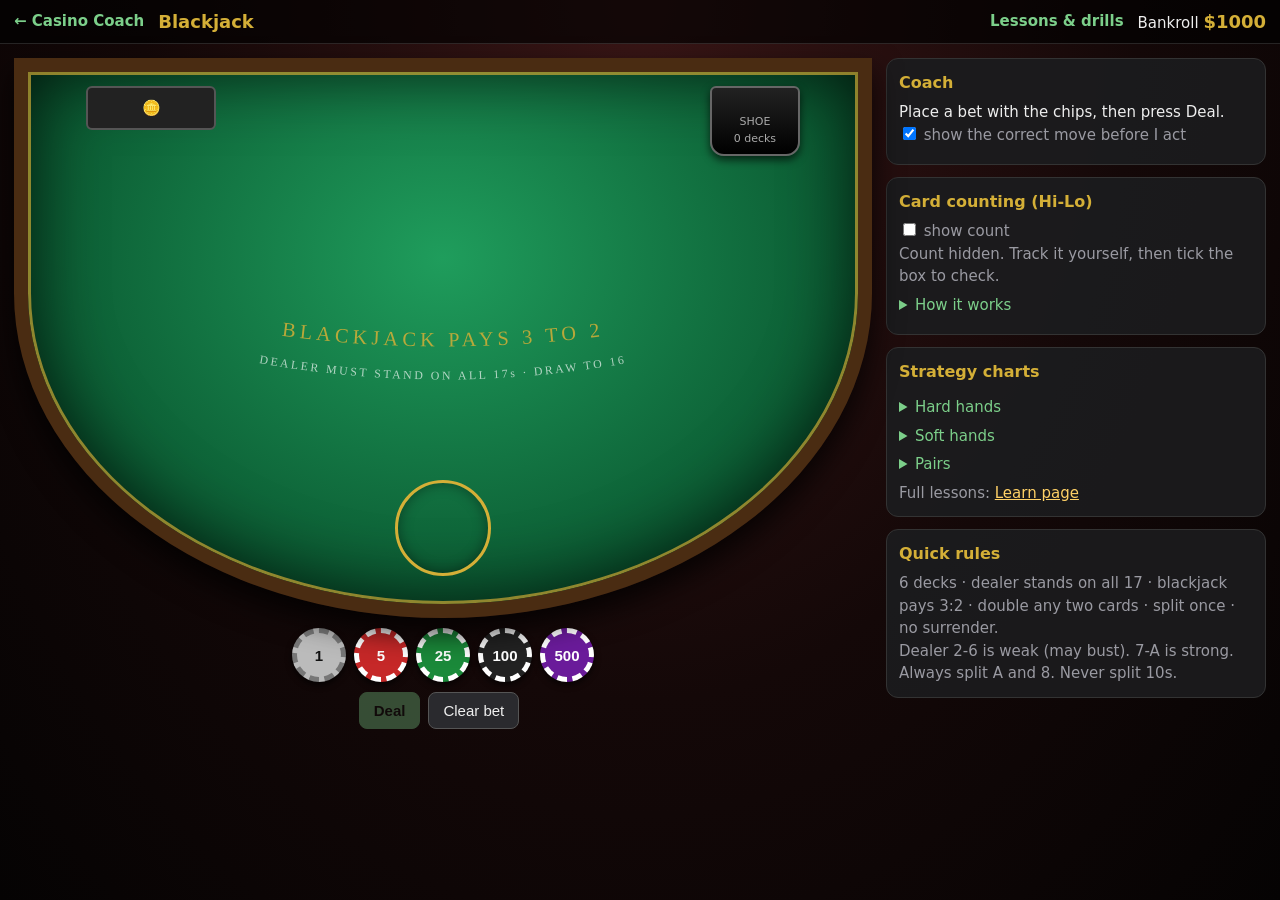
<file: casino/blackjack.html>
<!doctype html>
<meta charset="utf-8"><meta name="viewport" content="width=device-width,initial-scale=1">
<title>Blackjack Table - Casino Coach</title>
<link rel="stylesheet" href="table.css">
<div class="top"><a href="index.html">&larr; Casino Coach</a><h1>Blackjack</h1><span class="sp"></span><a href="index.html#bj">Lessons &amp; drills</a><span>Bankroll <span class="bankv" id="bank"></span></span></div>
<div class="wrap">
 <div class="main">
  <div class="bj rail feltbg" id="table">
   <svg class="arc" viewBox="0 0 980 560"><defs><path id="a1" d="M150 250 Q490 330 830 250"/><path id="a2" d="M190 292 Q490 366 790 292"/></defs>
    <text fill="#d4af37" font-size="24" font-family="Georgia" letter-spacing="5" text-anchor="middle" opacity=".85"><textPath href="#a1" startOffset="50%">BLACKJACK PAYS 3 TO 2</textPath></text>
    <text fill="#ffffffaa" font-size="14" font-family="Georgia" letter-spacing="3" text-anchor="middle"><textPath href="#a2" startOffset="50%">DEALER MUST STAND ON ALL 17s · DRAW TO 16</textPath></text></svg>
   <div class="tray">🪙</div><div class="shoe">SHOE<br><span id="shoeleft"></span></div>
   <div class="dealer"><div class="hand" id="dl"></div><span class="tot" id="dtot"></span></div>
   <div class="res" id="res"></div>
   <div class="pl" id="pl"></div>
   <div class="circle" id="circle"></div>
  </div>
  <div class="bar" id="chips"></div>
  <div class="bar"><button class="pri" id="deal">Deal</button><button id="clear">Clear bet</button><span id="acts"></span></div>
 </div>
 <div class="side">
  <div class="panel"><h3>Coach</h3><div id="coach">Place a bet with the chips, then press Deal.</div>
   <label class="dim"><input type="checkbox" id="auto" checked> show the correct move before I act</label>
   <div class="dim" id="score" style="margin-top:6px"></div></div>
  <div class="panel"><h3>Card counting (Hi-Lo)</h3><label class="dim"><input type="checkbox" id="showc"> show count</label><div id="count" class="dim">Count hidden. Track it yourself, then tick the box to check.</div>
   <details><summary>How it works</summary><p class="dim">2-6 = +1, 7-9 = 0, 10-A = -1. True count = running count / decks left. Positive = more tens and aces left = good for you.</p></details></div>
  <div class="panel"><h3>Strategy charts</h3><div id="charts" style="overflow-x:auto"></div></div>
  <div class="panel"><h3>Quick rules</h3><div class="dim">6 decks · dealer stands on all 17 · blackjack pays 3:2 · double any two cards · split once · no surrender.
   <br>Dealer 2-6 is weak (may bust). 7-A is strong. Always split A and 8. Never split 10s.</div></div>
 </div>
</div>
<script src="logic.js"></script><script src="ui.js"></script>
<script>document.getElementById('charts').innerHTML = [['hard', 'Hard hands'], ['soft', 'Soft hands'], ['pair', 'Pairs']].map(([k, t]) => `<details><summary>${t}</summary>${bjChartH(k)}</details>`).join('') + '<div class="dim">Full lessons: <a href="index.html#bj" style="color:#ffd166">Learn page</a></div>';</script>
<script>
const MOVE = { H: 'Hit', S: 'Stand', D: 'Double', P: 'Split' };
let shoe = [], count = 0, bank = 1000, bet = 0, S = null, n = 0, ok = 0, busy = false;
$('chips').innerHTML = chipBtns([1, 5, 25, 100, 500]);
const draw = hidden => { if (shoe.length < 52) { shoe = shuffle([].concat(...Array(6).fill(0).map(newDeck))); count = 0; } const x = shoe.pop(); if (!hidden) count += hiLo(x); return x; };
const up = () => pv(S.dealer[0]);
const acts = h => ({ d: h.cards.length === 2 && bank >= h.bet, p: S.hands.length === 1 && h.cards.length === 2 && pv(h.cards[0]) === pv(h.cards[1]) && bank >= h.bet });
document.querySelectorAll('.chipb').forEach(b => b.onclick = () => { if (S && !S.over) return; const v = +b.dataset.v; if (bet + v <= bank) { bet += v; paint(); } });
$('clear').onclick = () => { if (!S || S.over) { bet = 0; paint(); } };
$('showc').onchange = paint;

function paint() {
  const inRound = S && !S.over;
  $('bank').textContent = '$' + bank; $('shoeleft').textContent = Math.round(shoe.length / 52 * 10) / 10 + ' decks';
  $('deal').disabled = inRound || bet < 1; $('clear').disabled = inRound;
  document.querySelectorAll('.chipb').forEach(b => b.disabled = inRound);
  const dec = Math.max(shoe.length / 52, .5);
  $('count').textContent = $('showc').checked ? `Running count ${count} · true count ${(count / dec).toFixed(1)} (${dec.toFixed(1)} decks left)` : 'Count hidden. Track it yourself, then tick the box to check.';
  $('score').textContent = n ? `Decisions matching basic strategy: ${ok}/${n} (${Math.round(100 * ok / n)}%)` : '';
  if (!S) { $('circle').innerHTML = stackH(bet); return; }
  $('dl').innerHTML = S.dealer.map((c, i) => faceH(c, i === 1 && !S.over)).join('');
  $('dtot').textContent = S.over ? bjVal(S.dealer).total : (S.dealer.length ? '' : '');
  $('pl').innerHTML = S.hands.map((h, i) => `<div class="spot ${i === S.i && !S.over ? 'act' : ''}"><div class="hand">${h.cards.map(c => faceH(c)).join('')}</div><span class="tot">${bjVal(h.cards).total}${bjVal(h.cards).soft ? ' soft' : ''}</span> ${h.res || ''}</div>`).join('');
  $('circle').innerHTML = inRound || S.over ? stackH(S.hands.reduce((s, h) => s + h.bet, 0)) : stackH(bet);
  if (inRound) {
    const h = S.hands[S.i], a = acts(h);
    $('acts').innerHTML = [['H', 1], ['S', 1], ['D', a.d], ['P', a.p]].map(([k, e]) => `<button class="pri" ${e ? '' : 'disabled'} data-k="${k}">${MOVE[k]}</button>`).join(' ');
    $('acts').querySelectorAll('button').forEach(b => b.onclick = () => act(b.dataset.k));
    if ($('auto').checked) $('coach').innerHTML = `Correct move: <b class="ok">${MOVE[bjAdvice(h.cards, up(), a.d, a.p)]}</b><br><span class="dim">You have ${bjVal(h.cards).total}${bjVal(h.cards).soft ? ' (soft)' : ''}, dealer shows ${up() === 11 ? 'A' : up()}. Dealer is ${up() <= 6 ? 'weak, may bust' : 'strong, must beat it'}.</span>`;
  } else $('acts').innerHTML = '';
}
$('deal').onclick = () => {
  if (bet > bank) bet = bank; if (bet < 1) return;
  bank -= bet; $('res').textContent = '';
  S = { hands: [{ cards: [draw(), draw()], bet }], i: 0, over: false, dealer: [draw(), draw(true)] };
  const pb = bjVal(S.hands[0].cards).total === 21, dbj = bjVal(S.dealer).total === 21;
  if (pb || dbj) settle(true); paint();
};
function act(k) {
  const h = S.hands[S.i], a = acts(h), rec = bjAdvice(h.cards, up(), a.d, a.p);
  n++; if (k === rec) { ok++; $('coach').innerHTML = `<span class="ok">Good: ${MOVE[k]}.</span>`; } else $('coach').innerHTML = `<span class="no">Basic strategy says ${MOVE[rec]}, not ${MOVE[k]}.</span><br><span class="dim">Dealer ${up() <= 6 ? 'shows a weak card (2-6): avoid busting.' : 'shows a strong card (7-A): you must improve your hand.'}</span>`;
  if (k === 'H') { h.cards.push(draw()); if (bjVal(h.cards).total >= 21) h.done = true; }
  else if (k === 'S') h.done = true;
  else if (k === 'D') { bank -= h.bet; h.bet *= 2; h.cards.push(draw()); h.done = true; }
  else if (k === 'P') { bank -= h.bet; const [x, y] = h.cards, aces = x.r === 14;
    S.hands = [{ cards: [x, draw()], bet: h.bet, done: aces, split: 1 }, { cards: [y, draw()], bet: h.bet, done: aces, split: 1 }]; S.i = 0; }
  while (S.i < S.hands.length && S.hands[S.i].done) S.i++;
  if (S.i >= S.hands.length) { dealerPlay(); } else paint();
}
async function dealerPlay() {
  S.over = true; count += hiLo(S.dealer[1]); paint();
  const live = S.hands.some(h => bjVal(h.cards).total <= 21);
  while (live && bjVal(S.dealer).total < 17) { await sleep(600); S.dealer.push(draw()); paint(); }
  settle(false); paint();
}
function settle(natural) {
  if (natural) { S.over = true; count += hiLo(S.dealer[1]); }
  const dt = bjVal(S.dealer).total; let net = 0;
  S.hands.forEach(h => { const t = bjVal(h.cards).total, bj = natural && t === 21 && h.cards.length === 2 && !h.split, dbj = natural && dt === 21;
    if (t > 21) { h.res = '<span class="no">BUST</span>'; net -= h.bet; }
    else if (bj && !dbj) { bank += h.bet * 2.5; net += h.bet * 1.5; h.res = '<span class="ok">BLACKJACK 3:2</span>'; }
    else if (dbj && !bj) { net -= h.bet; h.res = '<span class="no">dealer blackjack</span>'; }
    else if (dt > 21 || t > dt) { bank += h.bet * 2; net += h.bet; h.res = '<span class="ok">WIN</span>'; }
    else if (t === dt) { bank += h.bet; h.res = '<span class="mid">PUSH</span>'; }
    else { net -= h.bet; h.res = '<span class="no">LOSE</span>'; } });
  bank = Math.round(bank * 100) / 100;
  $('res').innerHTML = net > 0 ? `<span style="color:#7ccf8a">+$${net}</span>` : net < 0 ? `<span style="color:#ff8a80">-$${-net}</span>` : '<span style="color:#ffd166">Push</span>';
  if (bank < 1) { bank = 1000; bet = 0; $('coach').innerHTML += '<br><span class="mid">Out of chips. Fresh $1000 bankroll (play money).</span>'; }
  if (bet > bank) bet = bank;
}
paint();
</script>
</file>
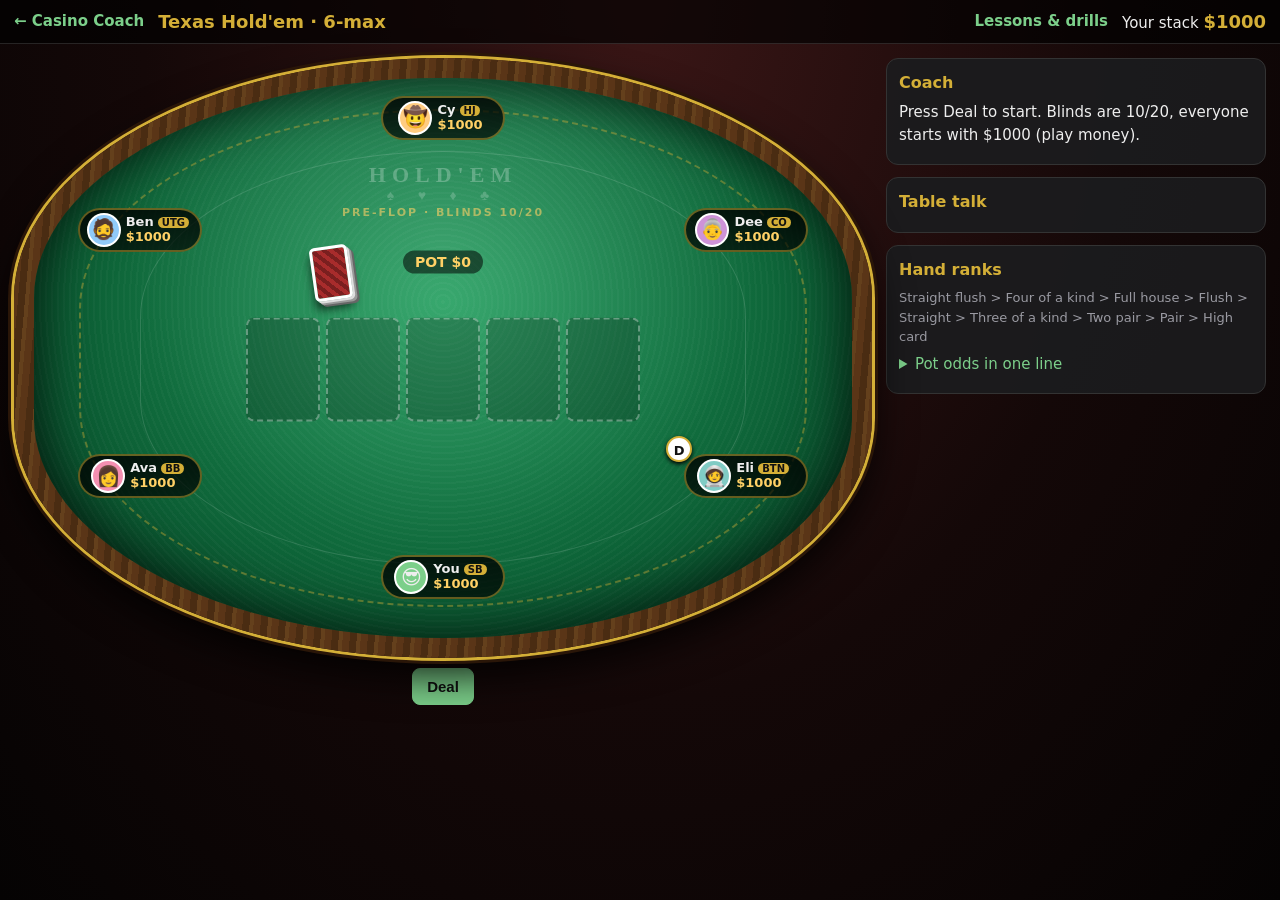
<file: casino/poker.html>
<!doctype html>
<meta charset="utf-8"><meta name="viewport" content="width=device-width,initial-scale=1">
<title>Poker Table - Casino Coach</title>
<link rel="stylesheet" href="table.css">
<div class="top"><a href="index.html">&larr; Casino Coach</a><h1>Texas Hold'em · 6-max</h1><span class="sp"></span><a href="index.html#poker">Lessons &amp; drills</a><span>Your stack <span class="bankv" id="bank"></span></span></div>
<div class="wrap">
 <div class="main">
  <div class="pk rail feltbg" id="table"></div>
  <div class="bar" id="ctl"></div>
 </div>
 <div class="side">
  <div class="panel"><h3>Coach</h3><div id="coach">Press Deal to start. Blinds are 10/20, everyone starts with $1000 (play money).</div>
   <div class="dim" id="score" style="margin-top:6px"></div></div>
  <div class="panel"><h3>Table talk</h3><div class="log" id="log"></div></div>
  <div class="panel"><h3>Hand ranks</h3><div class="dim" style="font-size:13px">Straight flush &gt; Four of a kind &gt; Full house &gt; Flush &gt; Straight &gt; Three of a kind &gt; Two pair &gt; Pair &gt; High card</div>
   <details><summary>Pot odds in one line</summary><p class="dim">Equity needed to call = call / (pot + call). If your win chance is higher, calling makes money long-term.</p></details></div>
 </div>
</div>
<script src="logic.js"></script><script src="ui.js"></script>
<script>
const N = 6, SB = 10, BB = 20, START = 1000;
const POS = [[50, 90], [13, 72], [13, 28], [50, 8], [87, 28], [87, 72]], POSL = ['BTN', 'SB', 'BB', 'UTG', 'HJ', 'CO'], AV = ['😎', '👩', '🧔', '🤠', '👵', '🧑‍🚀'];            // seat centres in % (0 = you)
const NAMES = ['You', 'Ava', 'Ben', 'Cy', 'Dee', 'Eli'], COL = ['#7ccf8a', '#f48fb1', '#90caf9', '#ffcc80', '#ce93d8', '#80cbc4'], AGG = [1, 1, .85, 1.15, .95, 1.1];
const players = NAMES.map((name, i) => ({ name, i, stack: START, hand: [], bet: 0, total: 0, folded: false, allin: false, acted: false }));
let dealer = N - 1, board = [], deck = [], curBet = 0, minRaise = BB, turn = -1, reveal = false, winners = [], inHand = false, scoreN = 0, scoreOk = 0, resolveHuman = null, tagLine = '';
const pot = () => players.reduce((s, p) => s + p.total, 0);
const live = () => players.filter(p => !p.folded);
const log = t => { $('log').innerHTML = t + '<br>' + $('log').innerHTML; };
const lab = h => { const [a, b] = h, hi = Math.max(a.r, b.r), lo = Math.min(a.r, b.r), t = []; if (a.r === b.r) t.push('pocket pair'); else { if (a.s === b.s) t.push('suited'); if (hi - lo === 1) t.push('connected'); if (lo >= 10) t.push('two high cards'); } return t.join(', ') || 'weak offsuit cards'; };
const handName = (h) => CATS[catOf(bestOf(h.hand.concat(board)))];

function render() {
  const centre = [50, 46], street = { 0: 'PRE-FLOP', 3: 'FLOP', 4: 'TURN', 5: 'RIVER' }[board.length];
  const seats = players.map((p, i) => {
    const [x, y] = POS[i], bx = x + (centre[0] - x) * .45, by = y + (centre[1] - y) * .45, me = i === 0, show = me || (reveal && !p.folded);
    const cards = p.hand.length ? `<div class="hand ${me ? '' : 'sm'}">${p.hand.map(c => faceH(c, !show, !me)).join('')}</div>` : '';
    const say = reveal && !p.folded && p.score != null ? CATS[catOf(p.score)] : p.last;
    return `<div class="seat ${me ? 'hero' : ''} ${turn === i ? 'turn' : ''} ${p.folded ? 'fold' : ''} ${winners.includes(i) ? 'win' : ''}" style="left:${x}%;top:${y}%">
      ${p.gain ? `<div class="gain">+$${p.gain}</div>` : ''}${cards}
      <div class="who"><span class="av" style="background:${COL[i]}">${AV[i]}</span><span class="nm"><b>${p.name}</b> <i class="pos">${POSL[(i - dealer + N) % N]}</i><br><span class="mid">$${p.stack}</span></span>${p.allin ? '<span class="allin">ALL-IN</span>' : ''}</div>
      ${say ? `<div class="say">${say}</div>` : ''}</div>
      ${p.bet ? `<div class="bet" style="left:${bx}%;top:${by}%">${stackH(p.bet)}</div>` : ''}
      ${i === dealer ? `<div class="dbtn" style="left:${x + (centre[0] - x) * .22 + (me ? 14 : 0)}%;top:${y + (centre[1] - y) * .22}%">D</div>` : ''}`;
  }).join('');
  const slots = [0, 1, 2, 3, 4].map(k => board[k] ? faceH(board[k]) : slotH()).join('');
  $('table').innerHTML = `<div class="tag">HOLD'EM<i>♠ ♥ ♦ ♣</i><small>${street} · BLINDS ${SB}/${BB}</small></div><div class="deck"></div>
    <div class="center"><div class="potl">POT $${pot()}</div>${towersH(pot())}<div class="hand brd">${slots}</div></div>${seats}`;
  $('bank').textContent = '$' + players[0].stack;
  $('score').textContent = scoreN ? `Decisions matching the coach: ${scoreOk}/${scoreN}` : '';
}

/* ---------- betting ---------- */
const put = (p, x) => { p.stack -= x; p.bet += x; p.total += x; if (p.stack === 0) p.allin = true; };
function apply(p, a) {
  if (a.t === 'fold') { p.folded = true; p.last = 'Fold'; log(`${p.name} folds`); }
  else if (a.t === 'call') { const x = Math.min(curBet - p.bet, p.stack); put(p, x); p.last = x ? `Call $${x}` : 'Check'; log(x ? `${p.name} calls $${x}` : `${p.name} checks`); }
  else { const to = Math.min(a.to, p.bet + p.stack), x = to - p.bet; put(p, x);
    if (to > curBet) { minRaise = Math.max(minRaise, to - curBet); p.last = `${curBet ? 'Raise to' : 'Bet'} $${to}`; log(`${p.name} ${curBet ? 'raises' : 'bets'} to $${to}`); curBet = to; players.forEach(q => { if (q !== p) q.acted = false; }); } }
  p.acted = true;
}
async function betRound(first) {
  let i = first;
  for (;;) {
    const lv = live(); if (lv.length === 1) return;
    if (lv.filter(p => !p.allin).every(p => p.acted && p.bet === curBet)) return;
    const p = players[i];
    if (!p.folded && !p.allin && !(p.acted && p.bet === curBet)) { turn = i; render(); apply(p, i === 0 ? await human(p) : await bot(p)); turn = -1; render(); }
    i = (i + 1) % N;
  }
}
function opps() { return Math.min(live().length - 1, 2); }                           // equity vs up to 2 random hands keeps bots from folding everything
async function bot(p) {
  await sleep(750);
  const k = opps(), fair = 1 / (k + 1), toCall = Math.min(curBet - p.bet, p.stack), need = toCall / (pot() + toCall), eq = equity(p.hand, board, 220, k), a = AGG[p.i], pre = board.length === 0;
  const raiseTo = () => { const to = curBet + Math.max(minRaise, Math.round(pot() * .7 / 10) * 10); return to >= p.bet + p.stack * .8 ? p.bet + p.stack : to; };
  if (toCall === 0) return eq > fair * 1.6 / a ? { t: 'raise', to: raiseTo() } : eq > fair * 1.3 / a && Math.random() < .35 ? { t: 'raise', to: raiseTo() } : { t: 'call' };
  if (eq > fair * 1.9 / a && Math.random() < .65) return { t: 'raise', to: raiseTo() };
  if (eq > need * (pre ? .6 : 1.05) / a) return { t: 'call' };
  if (eq > need * .8 && Math.random() < .12) return { t: 'call' };
  return { t: 'fold' };
}
/* ---------- you ---------- */
async function human(p) {
  const k = opps(), toCall = Math.min(curBet - p.bet, p.stack), need = toCall / (pot() + toCall), fair = 1 / (k + 1);
  const eq = equity(p.hand, board, 700, k), maxTo = p.bet + p.stack, minTo = Math.min(curBet + minRaise, maxTo);
  const rec = toCall === 0 ? (eq > fair * 1.5 ? 'raise' : 'call') : eq > fair * 1.8 ? 'raise' : eq > need ? 'call' : 'fold';
  const made = board.length ? `You have <b>${handName(p)}</b>.` : `Your hand: <b>${lab(p.hand)}</b>.`;
  $('coach').innerHTML = `${made}<br>Win chance ≈ <b>${(eq * 100).toFixed(0)}%</b> vs ${k} random hand${k > 1 ? 's' : ''}.` +
    (toCall ? `<br>Call $${toCall} into a $${pot()} pot needs <b>${(need * 100).toFixed(0)}%</b>.` : '<br>Nobody has bet: checking is free.') +
    `<br>Coach suggests: <b class="ok">${rec === 'raise' ? (toCall ? 'Raise' : 'Bet') : rec === 'call' ? (toCall ? 'Call' : 'Check') : 'Fold'}</b><br><span class="dim">Opponents who bet usually hold more than a random hand: be more careful when it's close.</span>`;
  const half = Math.min(maxTo, curBet + Math.round((pot() + toCall) / 2 / 10) * 10), full = Math.min(maxTo, curBet + pot() + toCall);
  $('ctl').innerHTML = `<button class="red" id="f">Fold</button><button class="pri" id="c">${toCall ? 'Call $' + toCall : 'Check'}</button>
    <span>Raise to $<input type="number" id="r" value="${minTo}" min="${minTo}" max="${maxTo}" step="10"></span><button id="rb">${toCall ? 'Raise' : 'Bet'}</button>
    <button data-to="${minTo}">Min</button><button data-to="${half}">½ pot</button><button data-to="${full}">Pot</button><button data-to="${maxTo}">All-in</button>`;
  $('ctl').querySelectorAll('[data-to]').forEach(b => b.onclick = () => $('r').value = b.dataset.to);
  const a = await new Promise(res => {
    $('f').onclick = () => res({ t: 'fold' }); $('c').onclick = () => res({ t: 'call' });
    $('rb').onclick = () => { const to = Math.max(Math.min(+$('r').value || minTo, maxTo), minTo); if (maxTo > curBet) res({ t: 'raise', to }); };
    if (maxTo <= curBet) $('rb').disabled = true;
  });
  $('ctl').innerHTML = '';
  scoreN++; if ((a.t === 'fold') === (rec === 'fold') && (a.t !== 'raise' || rec !== 'fold')) scoreOk++;
  $('coach').innerHTML += `<br>${(a.t === 'fold') === (rec === 'fold') ? '<span class="ok">Your move matched the coach.</span>' : '<span class="no">Different from the coach: check the odds above.</span>'}`;
  return a;
}
/* ---------- hand flow ---------- */
async function playHand() {
  reveal = false; winners = []; board = []; $('ctl').innerHTML = '';
  players.forEach(p => { if (p.stack < BB) { p.stack = START; if (p.i === 0) log('You were out of chips: fresh $1000 (play money).'); } p.hand = []; p.last = ''; p.gain = 0; p.score = null; p.bet = p.total = 0; p.folded = p.allin = false; p.acted = false; });
  dealer = (dealer + 1) % N; deck = shuffle(newDeck()); inHand = true;
  const sb = (dealer + 1) % N, bb = (dealer + 2) % N;
  put(players[sb], SB); put(players[bb], BB); curBet = BB; minRaise = BB; log(`--- New hand. ${players[sb].name} posts $${SB}, ${players[bb].name} posts $${BB} ---`);
  players.forEach(p => p.hand = [deck.pop(), deck.pop()]); render();
  await sleep(500); await betRound((bb + 1) % N);
  for (const n of [3, 1, 1]) {
    if (live().length <= 1) break;
    players.forEach(p => { p.bet = 0; p.acted = false; p.last = ''; }); curBet = 0; minRaise = BB;
    for (let i = 0; i < n; i++) board.push(deck.pop()); render(); await sleep(600);
    if (live().filter(p => !p.allin).length > 1) await betRound((dealer + 1) % N);
  }
  showdown(); inHand = false; players.forEach(p => p.bet = 0); render();
  $('ctl').innerHTML = '<button class="pri" id="next">Deal next hand</button>'; $('next').onclick = playHand;
  $('coach').innerHTML = (winners.includes(0) ? '<span class="ok">You won this hand.</span>' : 'Hand over.') + '<br><span class="dim">Press Deal next hand when ready.</span>';
}
function showdown() {
  const lv = live();
  if (lv.length === 1) { lv[0].stack += pot(); lv[0].gain = pot(); winners = [lv[0].i]; log(`${lv[0].name} wins $${pot()} (everyone folded)`); return; }
  reveal = true; lv.forEach(p => p.score = bestOf(p.hand.concat(board)));
  const levels = [...new Set(players.map(p => p.total).filter(x => x > 0))].sort((a, b) => a - b); let prev = 0;
  for (const L of levels) {                                                              // main pot + side pots
    const amt = players.reduce((s, p) => s + Math.max(0, Math.min(p.total, L) - prev), 0), el = lv.filter(p => p.total >= L);
    if (amt > 0 && el.length) { const best = Math.max(...el.map(p => p.score)), w = el.filter(p => p.score === best), share = Math.floor(amt / w.length);
      w.forEach((p, j) => { const g = share + (j === 0 ? amt - share * w.length : 0); p.stack += g; p.gain = (p.gain || 0) + g; if (!winners.includes(p.i)) winners.push(p.i); });
      log(`${w.map(p => p.name).join(' & ')} win${w.length > 1 ? '' : 's'} $${amt} with ${CATS[catOf(best)]}`); }
    prev = L;
  }
}
$('ctl').innerHTML = '<button class="pri" id="next">Deal</button>'; $('next').onclick = playHand; render();
</script>
</file>
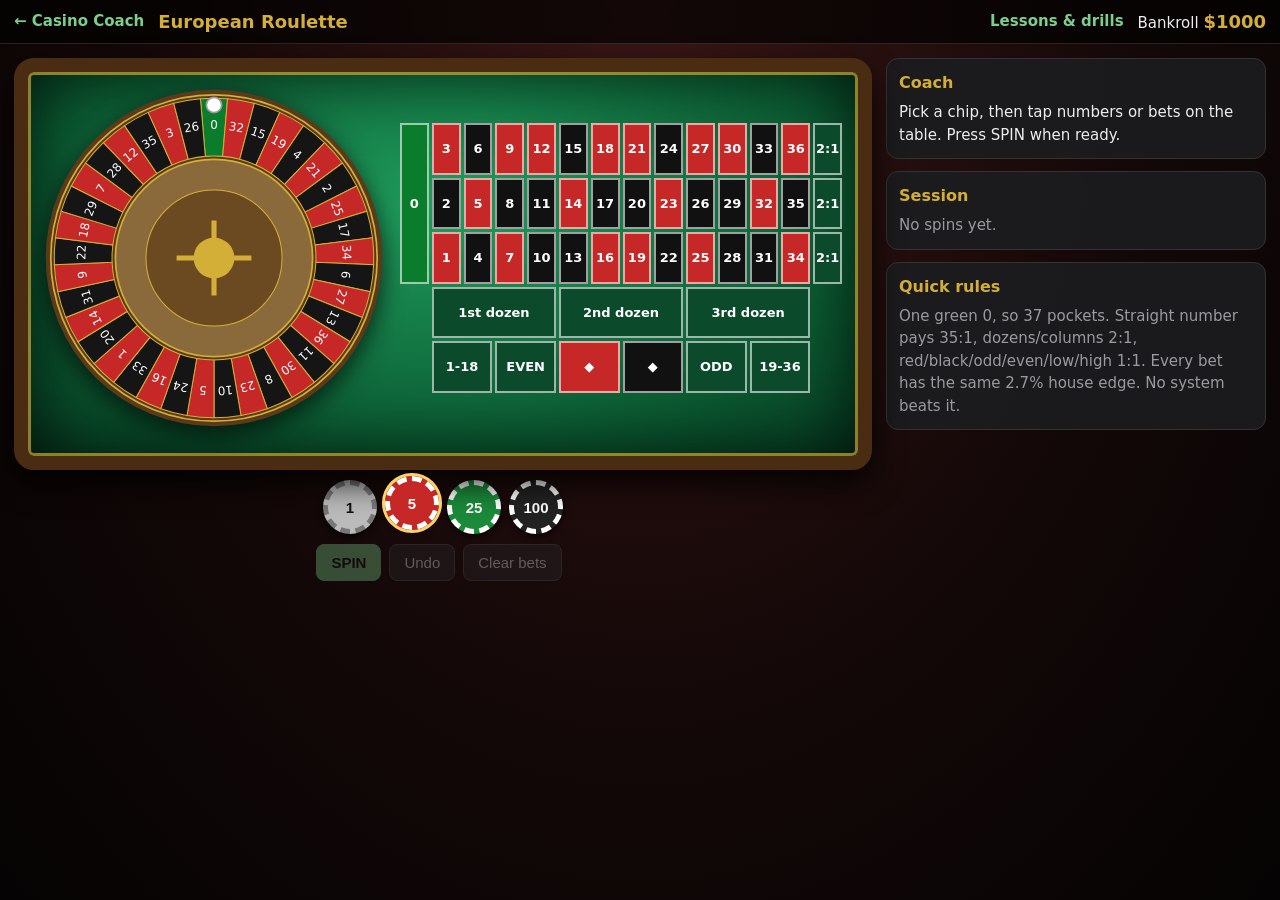
<file: casino/roulette.html>
<!doctype html>
<meta charset="utf-8"><meta name="viewport" content="width=device-width,initial-scale=1">
<title>Roulette Table - Casino Coach</title>
<link rel="stylesheet" href="table.css">
<div class="top"><a href="index.html">&larr; Casino Coach</a><h1>European Roulette</h1><span class="sp"></span><a href="index.html#rl">Lessons &amp; drills</a><span>Bankroll <span class="bankv" id="bank"></span></span></div>
<div class="wrap">
 <div class="main">
  <div class="rail feltbg" style="border-radius:20px">
   <div class="rl"><div class="wheel" id="wheel"></div><div id="grid" style="display:contents"></div></div>
   <div class="hist" id="hist"></div>
  </div>
  <div class="bar" id="chips"></div>
  <div class="bar"><button class="pri" id="spin">SPIN</button><button id="undo">Undo</button><button id="clear">Clear bets</button><span id="res"></span></div>
 </div>
 <div class="side">
  <div class="panel"><h3>Coach</h3><div id="coach">Pick a chip, then tap numbers or bets on the table. Press SPIN when ready.</div></div>
  <div class="panel"><h3>Session</h3><div id="sess" class="dim"></div></div>
  <div class="panel"><h3>Quick rules</h3><div class="dim">One green 0, so 37 pockets. Straight number pays 35:1, dozens/columns 2:1, red/black/odd/even/low/high 1:1. Every bet has the same 2.7% house edge. No system beats it.</div></div>
 </div>
</div>
<script src="logic.js"></script><script src="ui.js"></script>
<script>
// table layout (data-b = named outside bet, data-n = single number)
function grid() {
  let h = '<div class="tbl"><div class="cell g" data-n="0" style="grid-row:1/4;grid-column:1">0<i class="bet"></i></div>';
  [[3, 'Column 3'], [2, 'Column 2'], [1, 'Column 1']].forEach(([off, col], r) => {
    for (let k = 1; k <= 12; k++) { const x = 3 * k - 3 + off; h += `<div class="cell ${RED.has(x) ? 'rd' : 'bk'}" data-n="${x}" style="grid-row:${r + 1};grid-column:${k + 1}">${x}<i class="bet"></i></div>`; }
    h += `<div class="cell o" data-b="${col}" style="grid-row:${r + 1};grid-column:14">2:1<i class="bet"></i></div>`; });
  ['1st dozen', '2nd dozen', '3rd dozen'].forEach((d, i) => h += `<div class="cell o" data-b="${d}" style="grid-row:4;grid-column:${2 + 4 * i} / span 4">${d}<i class="bet"></i></div>`);
  [['Low 1-18', 'o', '1-18'], ['Even', 'o', 'EVEN'], ['Red', 'rd', '◆'], ['Black', 'bk', '◆'], ['Odd', 'o', 'ODD'], ['High 19-36', 'o', '19-36']].forEach(([b, c, l], i) => h += `<div class="cell ${c}" data-b="${b}" style="grid-row:5;grid-column:${2 + 2 * i} / span 2">${l}<i class="bet"></i></div>`);
  return h + '</div>';
}
$('wheel').innerHTML = wheelSVG(); $('grid').innerHTML = grid(); $('chips').innerHTML = chipBtns([1, 5, 25, 100]);
const keyOf = el => el.dataset.b || 'n' + el.dataset.n;
const payOf = k => k[0] === 'n' ? 35 : BETS[k][0];
const winOf = k => k[0] === 'n' ? (x => x === +k.slice(1)) : BETS[k][1];
let chip = 5, bank = 1000, bets = {}, order = [], rot = 0, spins = 0, net = 0, staked = 0, hist = [], busy = false;
const setChip = v => { chip = v; document.querySelectorAll('.chipb').forEach(b => b.classList.toggle('on', +b.dataset.v === v)); };
document.querySelectorAll('.chipb').forEach(b => b.onclick = () => setChip(+b.dataset.v)); setChip(5);
const total = () => Object.values(bets).reduce((s, x) => s + x, 0);
function paint() {
  $('bank').textContent = '$' + bank;
  document.querySelectorAll('.cell').forEach(c => { const v = bets[keyOf(c)], i = c.querySelector('.bet'); i.className = 'bet' + (v ? ' on' : ''); i.textContent = v || ''; });
  $('spin').disabled = busy || !total(); $('undo').disabled = busy || !order.length; $('clear').disabled = busy || !total();
  $('hist').innerHTML = hist.slice(0, 14).map(x => `<span class="${x === 0 ? 'g' : RED.has(x) ? 'rd' : 'bk'}">${x}</span>`).join('');
  const t = total();
  if (!busy && t) { let cov = 0; for (let x = 0; x <= 36; x++) if (Object.keys(bets).some(k => winOf(k)(x))) cov++;
    $('coach').innerHTML = `You have <b>$${t}</b> on the table. Your bets win on <b>${cov}</b> of 37 numbers (${(cov / 37 * 100).toFixed(1)}%). Expected loss this spin: <b class="no">-$${(t / 37).toFixed(2)}</b> (2.70% of your stake), whichever bets you pick.`; }
  $('sess').innerHTML = spins ? `${spins} spins · staked $${staked} · net <b class="${net >= 0 ? 'ok' : 'no'}">${net >= 0 ? '+' : ''}$${net}</b><br>Expected net at 2.7% edge: <b>-$${(staked / 37).toFixed(2)}</b>. The longer you play, the closer you get to it.` : 'No spins yet.';
}
$('grid').onclick = e => { if (busy) return; const c = e.target.closest('[data-b],[data-n]'); if (!c) return; if (chip > bank) return; const k = keyOf(c); bank -= chip; bets[k] = (bets[k] || 0) + chip; order.push([k, chip]); paint(); };
$('undo').onclick = () => { const [k, v] = order.pop(); bets[k] -= v; if (!bets[k]) delete bets[k]; bank += v; paint(); };
$('clear').onclick = () => { bank += total(); bets = {}; order = []; paint(); };
$('spin').onclick = async () => {
  busy = true; paint(); $('res').innerHTML = ''; $('coach').textContent = 'No more bets...';
  const x = Math.floor(Math.random() * 37), idx = WHEEL.indexOf(x), step = 360 / 37;
  rot = Math.ceil((rot + 1) / 360) * 360 + 1800 - idx * step;                       // pocket ends under the ball at the top
  $('wheel').querySelector('.wh').style.transform = `rotate(${rot}deg)`;
  const bl = $('wheel').querySelector('.bl'); bl.style.transform = `rotate(${-(2160 + Math.round(rot / 360) * 360)}deg)`;
  $('wheel').querySelector('.bc').setAttribute('cy', 10);
  await sleep(4300); $('wheel').querySelector('.bc').setAttribute('cy', 21);        // ball drops into the pocket
  await sleep(600);
  let won = 0, st = total();
  for (const [k, v] of Object.entries(bets)) if (winOf(k)(x)) won += v * (payOf(k) + 1);
  bank += won; const d = won - st; net += d; staked += st; spins++; hist.unshift(x);
  $('res').innerHTML = `<span class="num ${x === 0 ? 'g' : RED.has(x) ? 'rd' : 'bk'}">${x}</span> <b class="${d >= 0 ? 'ok' : 'no'}">${d >= 0 ? '+' : ''}$${d}</b>`;
  $('coach').innerHTML = `Result <b>${x}</b> (${x === 0 ? 'green, the house number' : RED.has(x) ? 'red' : 'black'}). You staked $${st} and got back $${won}: <b class="${d >= 0 ? 'ok' : 'no'}">${d >= 0 ? '+' : ''}$${d}</b>.<br><span class="dim">Expected result was -$${(st / 37).toFixed(2)}. A win now is luck, not skill.</span>`;
  bets = {}; order = []; busy = false;
  if (bank < 1) { bank = 1000; $('coach').innerHTML += '<br><span class="mid">Out of chips. Fresh $1000 (play money).</span>'; }
  const c = $('coach').innerHTML; paint(); $('coach').innerHTML = c;
};
paint();
</script>
</file>
<file: casino/table.css>
:root{--acc:#7ccf8a;--gold:#d4af37}
*{box-sizing:border-box}
body{margin:0;color:#eee;font:15px/1.5 system-ui;min-height:100vh;background:radial-gradient(ellipse at 50% 0,#3a1616 0,#140808 55%,#050303 100%) fixed}
.top{display:flex;gap:14px;align-items:center;padding:8px 14px;background:#000a;border-bottom:1px solid #fff2;position:sticky;top:0;z-index:20}
.top a{color:var(--acc);text-decoration:none;font-weight:600}.top .sp{flex:1}.top h1{font-size:18px;margin:0;color:var(--gold)}
.bankv{color:var(--gold);font-weight:700;font-size:18px}
.wrap{display:flex;gap:14px;max-width:1280px;margin:0 auto;padding:14px;align-items:flex-start;flex-wrap:wrap}
.main{flex:1 1 680px;min-width:0}.side{flex:1 1 300px;max-width:380px;min-width:260px}
.panel{background:#1b1b1dee;border:1px solid #333;border-radius:12px;padding:12px;margin-bottom:12px}
.panel h3{margin:0 0 6px;color:var(--gold);font-size:16px}
.ok{color:#7ccf8a;font-weight:600}.no{color:#ff8a80;font-weight:600}.mid{color:#ffd166;font-weight:600}.dim{color:#9a9aa2}
button{font-size:15px;padding:9px 14px;border-radius:8px;border:1px solid #555;background:#2a2a2e;color:#eee;cursor:pointer}
button:disabled{opacity:.35;cursor:default}button.pri{background:var(--acc);color:#111;border-color:var(--acc);font-weight:700}
button.red{background:#c62828;border-color:#c62828}
input[type=number]{font-size:15px;padding:8px;border-radius:8px;border:1px solid #555;background:#222;color:#eee;width:90px}
.bar{display:flex;gap:8px;flex-wrap:wrap;align-items:center;justify-content:center;margin:10px 0}
details{margin:6px 0}summary{cursor:pointer;color:var(--acc)}
.log{max-height:170px;overflow:auto;font-size:13px;color:#bbb}
/* table furniture */
.rail{border:14px solid #4a2c12;box-shadow:inset 0 0 0 3px #d4af37aa,inset 0 0 70px #000b,0 14px 30px #000c;position:relative;overflow:hidden}
.feltbg{background:radial-gradient(ellipse at 50% 35%,#1f9d5c,#0b5a32 70%,#073d22)}
/* cards */
.pcard{position:relative;width:74px;height:104px;background:#fff;border-radius:8px;color:#111;box-shadow:0 3px 8px #000a;border:1px solid #bbb;display:inline-block;flex:none;font-family:Georgia,serif}
.pcard.red{color:#c62828}
.pcard .ix{position:absolute;font:700 17px/1 Georgia,serif;text-align:center}
.pcard .tl{top:6px;left:7px}.pcard .br{bottom:6px;right:7px;transform:rotate(180deg)}
.pcard .mid{position:absolute;inset:0;display:flex;flex-direction:column;align-items:center;justify-content:center;font-size:46px}
.pcard .mid em{font:700 38px Georgia;font-style:normal;line-height:1}.pcard .mid small{font-size:22px;line-height:1}
.pcard.back{background:repeating-linear-gradient(45deg,#7a1f1f 0 5px,#a82c2c 5px 10px);border:4px solid #fff}
.pcard.sm{width:54px;height:76px}.pcard.sm .mid{font-size:32px}.pcard.sm .ix{font-size:13px}.pcard.sm .mid em{font-size:27px}.pcard.sm .mid small{font-size:15px}
.pcard.slot{background:#0003;border:2px dashed #fff5;box-shadow:none}
.pcard.deal{animation:deal .45s ease-out}
@keyframes deal{from{transform:translate(160px,-130px) rotate(25deg);opacity:0}}
.hand{display:flex;justify-content:center}.hand .pcard+.pcard{margin-left:-40px}.hand.sm .pcard+.pcard{margin-left:-24px}
/* chips */
.chip{display:inline-block;width:26px;height:26px;border-radius:50%;border:4px dashed #fff;box-shadow:0 2px 3px #000a,inset 0 0 0 2px #0004}
.chip.w{background:#eee;border-color:#999}.chip.r{background:#c62828}.chip.g{background:#1b8a3a}.chip.k{background:#222}.chip.p{background:#6a1b9a}
.chips{display:inline-flex;margin-left:6px;vertical-align:middle}.chips .chip{margin-left:-14px}.chips .chip:first-child{margin-left:0}
.stack{display:inline-flex;flex-direction:column-reverse;align-items:center}.stack .chip+.chip{margin-bottom:-19px}.stack b{color:#fff;font-size:13px;margin-bottom:3px;text-shadow:0 1px 2px #000}
.chipb{width:54px;height:54px;border-radius:50%;font-weight:700;border:5px dashed #fff;color:#fff;padding:0;box-shadow:0 3px 6px #000a}
.chipb.w{background:#bbb;color:#111;border-color:#777}.chipb.r{background:#c62828}.chipb.g{background:#1b8a3a}.chipb.k{background:#222}.chipb.p{background:#6a1b9a}
.chipb.on{outline:3px solid #ffd166;transform:translateY(-4px)}
/* blackjack */
.bj{height:560px;border-radius:0 0 50% 50%/0 0 58% 58%;margin:0 auto;max-width:980px}
.bj .arc{position:absolute;inset:0;width:100%;height:100%;pointer-events:none}
.bj .shoe{position:absolute;right:7%;top:14px;width:90px;height:70px;background:linear-gradient(#222,#000);border:2px solid #666;border-radius:6px 6px 14px 14px;box-shadow:0 4px 8px #000a;color:#aaa;font-size:11px;text-align:center;padding-top:26px}
.bj .tray{position:absolute;left:7%;top:14px;width:130px;height:44px;background:#222;border:2px solid #555;border-radius:6px;display:flex;justify-content:center;align-items:center;gap:2px}
.bj .dealer{position:absolute;top:34px;left:0;right:0;text-align:center}
.bj .dealer .tot{display:inline-block;background:#000a;border-radius:12px;padding:0 10px;margin-top:4px}
.bj .pl{position:absolute;bottom:128px;left:0;right:0;display:flex;justify-content:center;gap:34px}
.bj .spot{text-align:center}.bj .spot .tot{display:inline-block;background:#000a;border-radius:12px;padding:0 10px;margin-top:4px}
.bj .spot.act .hand{outline:2px solid #ffd166;outline-offset:6px;border-radius:10px}
.bj .circle{position:absolute;bottom:28px;left:50%;transform:translateX(-50%);width:96px;height:96px;border-radius:50%;border:3px solid #d4af37;display:flex;align-items:center;justify-content:center;box-shadow:inset 0 0 14px #0006}
.bj .res{position:absolute;left:0;right:0;top:52%;text-align:center;font:700 30px Georgia;text-shadow:0 2px 6px #000;pointer-events:none}
/* poker */
.pk{height:600px;border:20px solid transparent;border-radius:50%/40%;margin:0 auto;max-width:1000px;overflow:visible;
 background:
  radial-gradient(ellipse at 50% 30%,#ffffff22,transparent 55%) padding-box,
  repeating-radial-gradient(circle at 50% 40%,#ffffff07 0 2px,transparent 2px 6px) padding-box,
  radial-gradient(ellipse at 50% 40%,#1f9d5c,#0b5a32 70%,#06351f) padding-box,
  repeating-linear-gradient(95deg,#5a3517 0 7px,#4a2c12 7px 14px,#64401c 14px 18px) border-box;
 box-shadow:0 0 0 3px #d4af37,0 0 0 6px #2a1608,inset 0 0 60px #000c,0 18px 40px #000d}
.pk::before{content:"";position:absolute;inset:5.5%;border:2px dashed #d4af3766;border-radius:50%/40%;pointer-events:none}
.pk::after{content:"";position:absolute;inset:13%;border:1px solid #ffffff22;border-radius:50%/40%;pointer-events:none}
.pk .seat{position:absolute;transform:translate(-50%,-50%);text-align:center;width:124px;z-index:2}
.pk .who{display:flex;align-items:center;gap:5px;justify-content:center;background:linear-gradient(#000c,#000a);border:2px solid #d4af3777;border-radius:22px;padding:3px 9px 3px 4px;margin-top:-10px;position:relative;line-height:1.15;text-align:left}
.pk .nm{font-size:13px}.pk .pos{font-style:normal;font-size:10px;background:#d4af37;color:#111;border-radius:6px;padding:0 4px;font-weight:700}
.pk .seat.turn .who{border-color:#ffd166;box-shadow:0 0 16px #ffd166}.pk .seat.fold{opacity:.38}.pk .seat.win .who{border-color:#7ccf8a;box-shadow:0 0 18px #7ccf8a}
.pk .av{width:34px;height:34px;border-radius:50%;display:inline-flex;align-items:center;justify-content:center;font-size:20px;flex:none;border:2px solid #fff}
.pk .allin{position:absolute;right:-6px;top:-14px;background:#c62828;color:#fff;font:700 10px/1 system-ui;border-radius:6px;padding:3px 5px}
.pk .say{display:inline-block;margin-top:3px;background:#fff;color:#111;font:700 11px/1.2 system-ui;border-radius:10px;padding:2px 8px;box-shadow:0 2px 4px #0008}
.pk .gain{color:#7ccf8a;font:700 18px system-ui;text-shadow:0 2px 4px #000;animation:rise 1.2s ease-out}
@keyframes rise{from{transform:translateY(14px);opacity:0}}
.pk .bet{position:absolute;transform:translate(-50%,-50%);z-index:1}
.pk .center{position:absolute;left:50%;top:46%;transform:translate(-50%,-50%);text-align:center;z-index:1}
.pk .potl{display:inline-block;color:#ffd166;font-weight:700;margin-bottom:4px;background:#0008;border-radius:12px;padding:1px 12px;font-size:14px}
.pk .towers{display:flex;gap:5px;align-items:flex-end;justify-content:center;min-height:34px;margin-bottom:6px}.pk .towers .stack .chip+.chip{margin-bottom:-21px}
.pk .brd{gap:6px}.pk .brd .pcard+.pcard{margin-left:0}
.pk .deck{position:absolute;left:34%;top:30%;width:38px;height:54px;background:repeating-linear-gradient(45deg,#7a1f1f 0 4px,#a82c2c 4px 8px);border:3px solid #fff;border-radius:5px;box-shadow:2px 2px 0 #ddd,4px 4px 0 #999,6px 6px 0 #666,0 8px 10px #000a;transform:rotate(-8deg)}
.pk .dbtn{position:absolute;transform:translate(-50%,-50%);width:26px;height:26px;border-radius:50%;background:#fff;color:#111;font-weight:700;line-height:26px;text-align:center;font-size:13px;box-shadow:0 2px 4px #000;z-index:3;border:2px solid #d4af37}
.pk .tag{position:absolute;left:50%;top:15%;transform:translateX(-50%);text-align:center;color:#ffffff40;font:700 22px Georgia;letter-spacing:6px;white-space:nowrap;pointer-events:none}
.pk .tag small{display:block;font:600 11px system-ui;letter-spacing:2px;color:#ffd16699;margin-top:2px}
.pk .tag i{display:block;font-style:normal;letter-spacing:10px;font-size:14px;color:#ffffff33}
.pk .seat.hero .pcard{width:70px;height:98px}
@media(max-width:720px){
 .wrap{padding:6px}.top{flex-wrap:wrap;gap:6px 12px}
 .pk{height:min(170vw,900px);border-width:12px;border-radius:50%/30%}
 .pk::before{inset:4.5%;border-radius:50%/30%}.pk::after{inset:11%;border-radius:50%/30%}
 .pk .seat{width:92px}.pk .nm{font-size:11px}.pk .pos{font-size:9px}
 .pk .av{width:26px;height:26px;font-size:15px}.pk .who{gap:3px;padding:2px 6px 2px 3px}
 .pk .pcard.sm{width:42px;height:60px}.pk .pcard.sm .mid{font-size:22px}.pk .pcard.sm .ix{font-size:10px;top:3px;left:4px}.pk .pcard.sm .br{bottom:3px;right:4px}.pk .pcard.sm .mid em{font-size:20px}.pk .pcard.sm .mid small{font-size:11px}
 .hand.sm .pcard+.pcard{margin-left:-20px}
 .pk .seat.hero{width:130px}.pk .seat.hero .pcard{width:66px;height:92px}
 .pk .brd .pcard{width:50px;height:72px}.pk .brd .pcard .mid{font-size:28px}.pk .brd .pcard .ix{font-size:12px}.pk .brd .pcard .mid em{font-size:24px}.pk .brd{gap:4px}
 .pk .tag{font-size:18px;top:17%}.pk .deck{left:27%;top:33%;width:30px;height:44px}
 .pk .say{font-size:10px;padding:1px 6px}.pk .towers{min-height:24px}.chip{width:22px;height:22px}.pk .towers .stack .chip+.chip,.stack .chip+.chip{margin-bottom:-17px}
}
/* roulette */
.rl{display:flex;gap:16px;flex-wrap:wrap;justify-content:center;align-items:center;padding:16px}
.wheel{width:340px;max-width:100%}.wheel svg{width:100%;display:block;filter:drop-shadow(0 8px 12px #000a)}
.wh{transform-origin:100px 100px;transition:transform 4.2s cubic-bezier(.15,.7,.2,1)}
.bl{transform-origin:100px 100px;transition:transform 4.2s cubic-bezier(.25,.6,.3,1)}.bc{transition:cy .5s}
.tbl{display:grid;grid-template-columns:repeat(14,minmax(0,1fr));gap:3px;font-size:13px;flex:1;min-width:360px}
.cell{position:relative;text-align:center;padding:14px 0;border:2px solid #ffffff99;cursor:pointer;color:#fff;user-select:none;font-weight:700;display:flex;align-items:center;justify-content:center;min-height:42px}
.cell.rd{background:#c62828}.cell.bk{background:#111}.cell.g{background:#0a7d2c}.cell.o{background:#0b4a2a}
.cell:hover{filter:brightness(1.35)}
.cell .bet{position:absolute;right:2px;top:2px;min-width:24px;height:24px;border-radius:50%;background:#f5f5f5;color:#111;border:3px dashed #c62828;font:700 10px/18px system-ui;font-style:normal;text-align:center;display:none}
.cell .bet.on{display:block}
.hist{display:flex;gap:4px;flex-wrap:wrap;justify-content:center;margin:6px 0}
.hist span{width:30px;height:30px;border-radius:50%;font:700 13px/30px system-ui;text-align:center;color:#fff;border:2px solid #fff6}
.hist .g,.num.g{background:#0a7d2c}.hist .rd,.num.rd{background:#c62828}.hist .bk,.num.bk{background:#111}
.num{display:inline-block;width:56px;height:56px;line-height:56px;border-radius:50%;text-align:center;font:700 24px system-ui;border:3px solid #fff}
</file>
